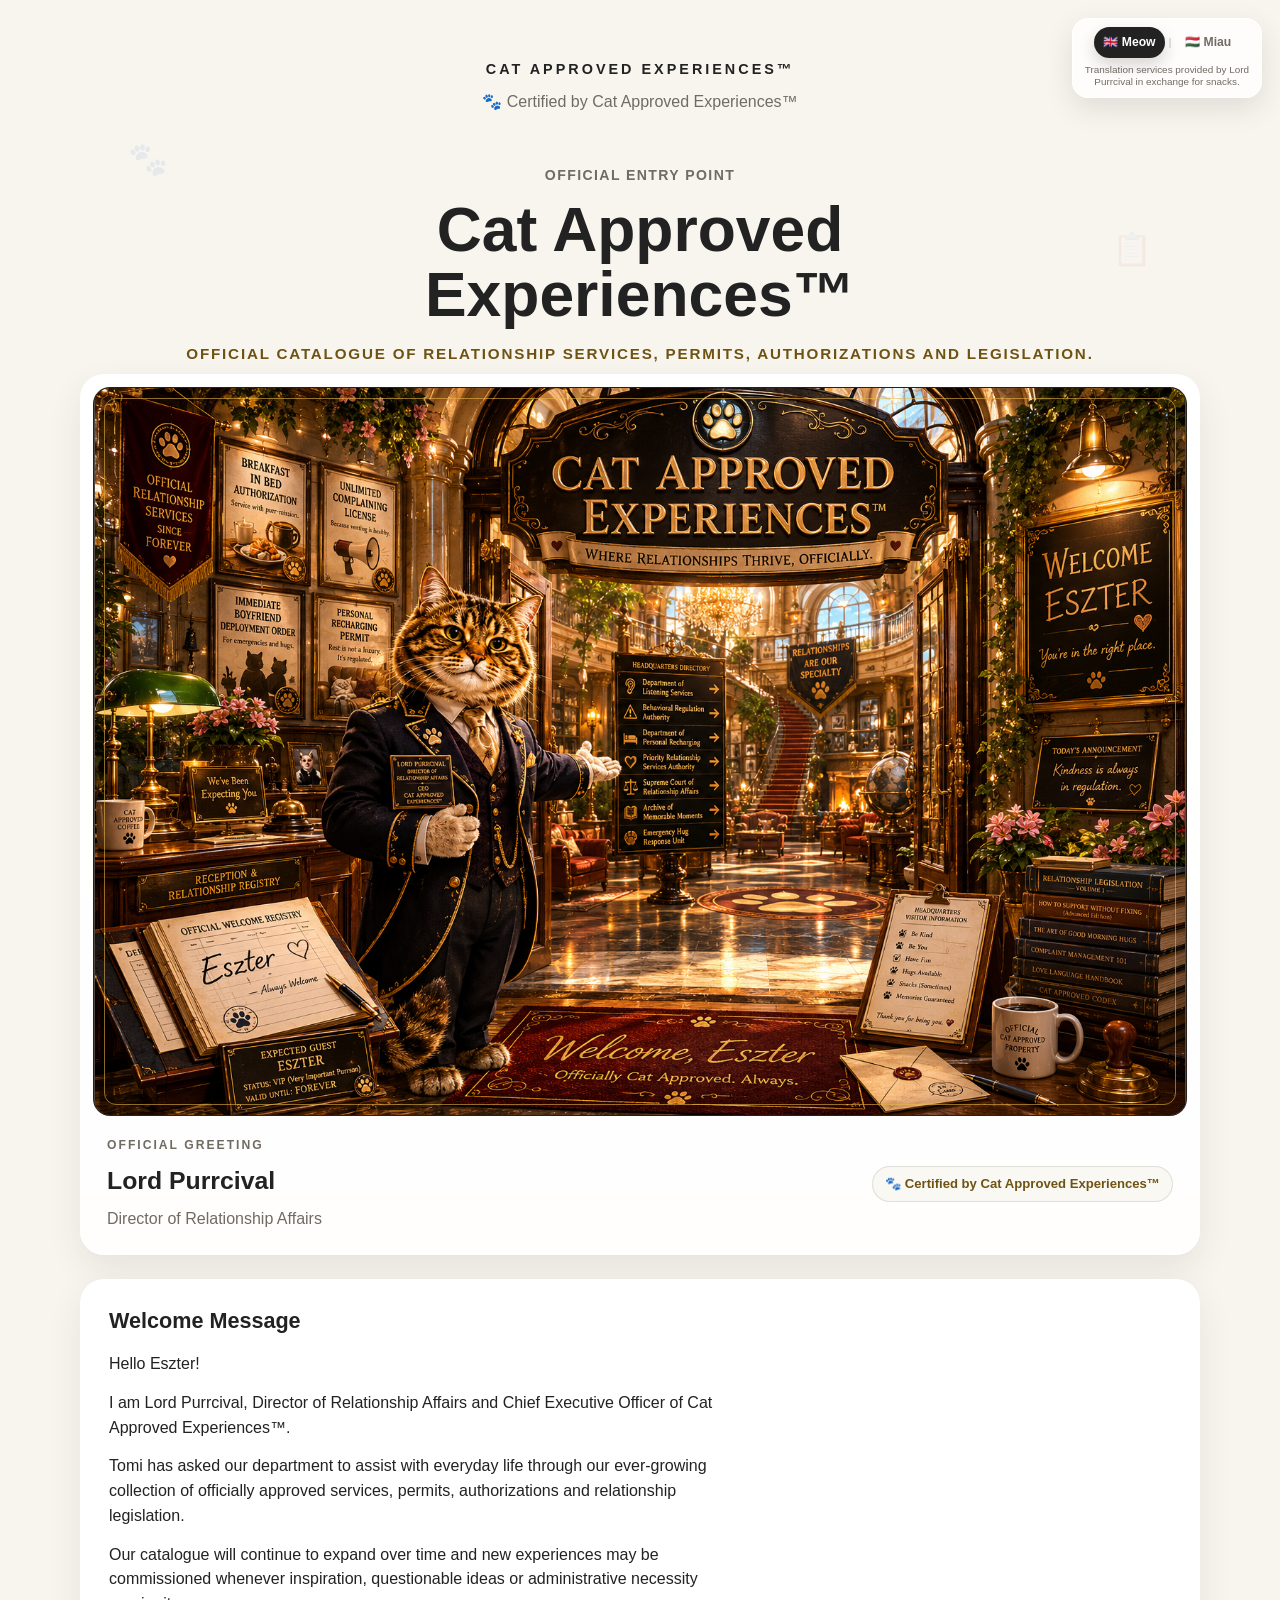
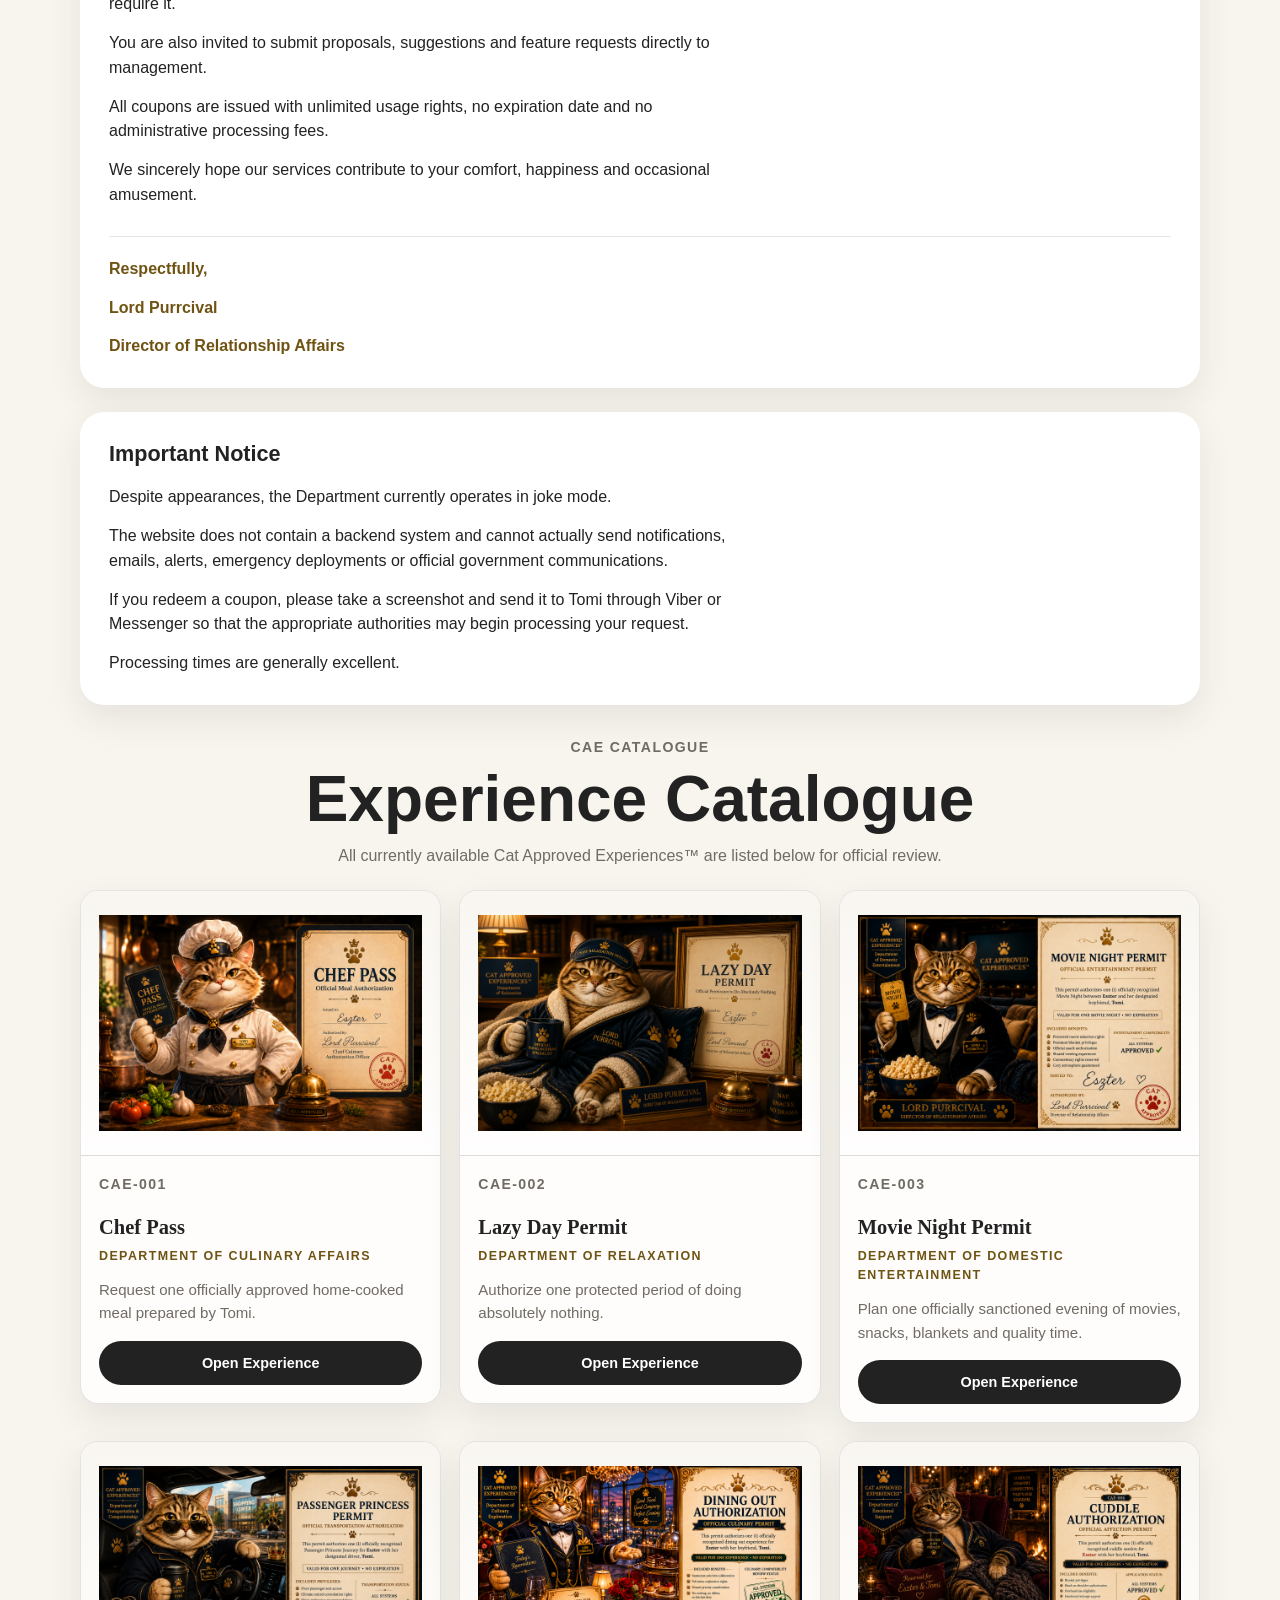
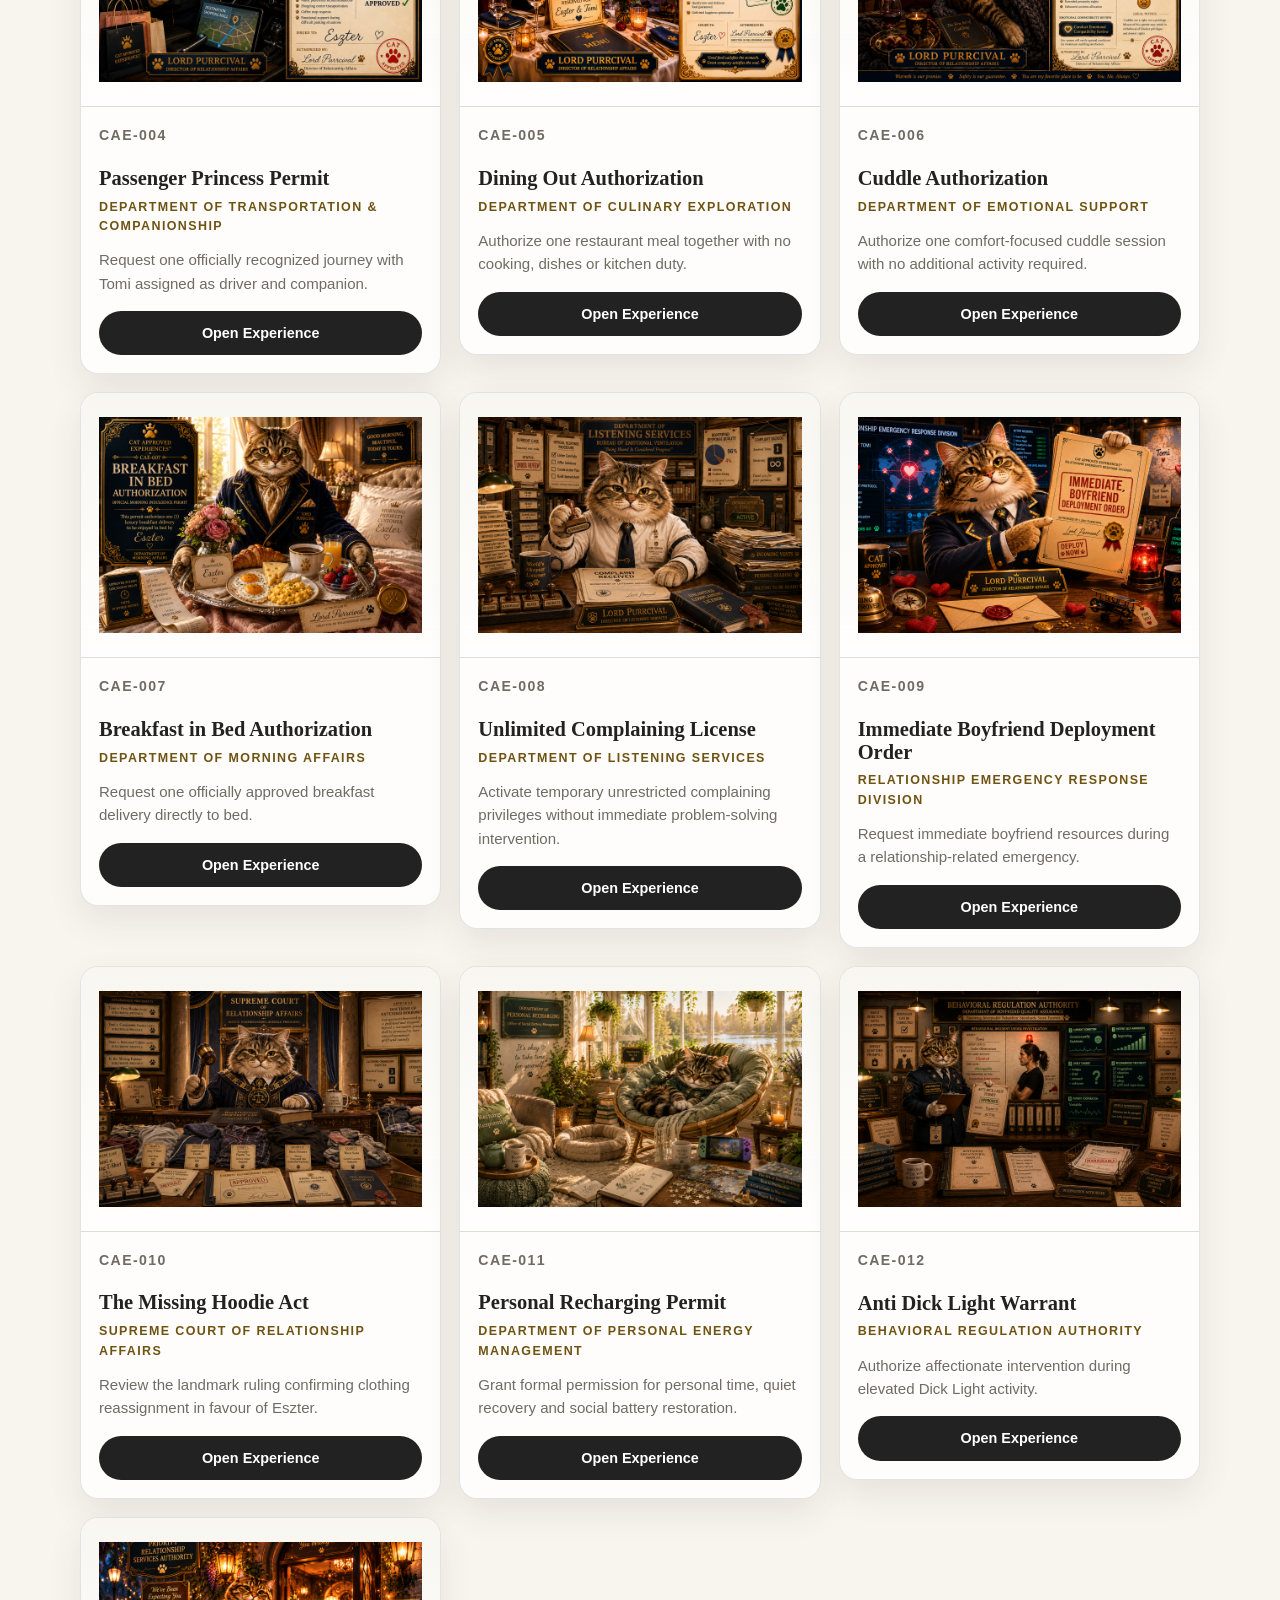
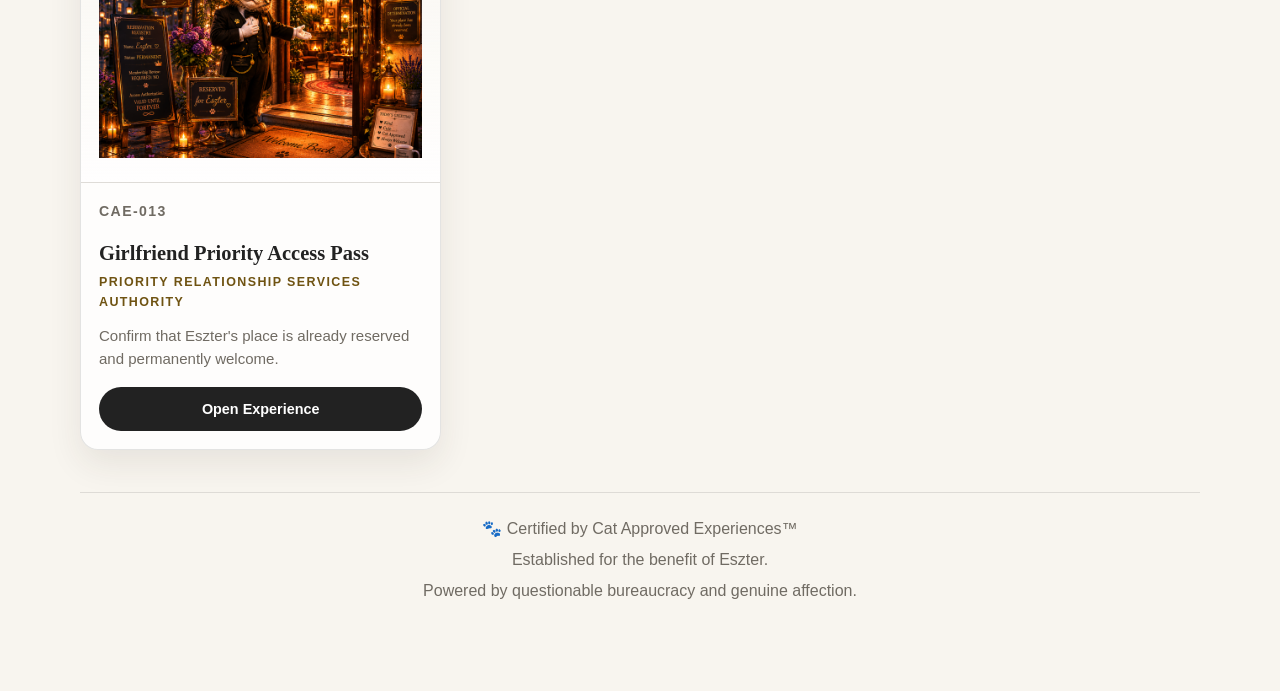
<file: index.html>
<!DOCTYPE html>
<html lang="en">
<head>
    <meta charset="UTF-8">
    <meta name="viewport" content="width=device-width, initial-scale=1.0">
    <title>Cat Approved Experiences™</title>

    <link rel="icon" href="shared/icons/favicon.svg" type="image/svg+xml">

    <link rel="stylesheet" href="shared/style.css">
</head>
<body data-coupon="mainIndex" data-coupon-id="CAE-HOME">

<div class="floating floating1">🐾</div>
<div class="floating floating2">📋</div>
<div class="floating floating3">⚖️</div>
<div class="floating floating4">💌</div>

<aside class="translator is-visible" aria-label="Cat Approved Experiences translation services" data-i18n-aria-label="translatorAriaLabel">
    <div class="language-switcher" role="group" aria-label="Language switcher" data-i18n-aria-label="languageSwitcherAriaLabel">
        <button class="lang active" type="button" data-lang="en" aria-pressed="true">
            <span aria-hidden="true">🇬🇧</span>
            <span>Meow</span>
        </button>

        <span class="language-divider" aria-hidden="true">|</span>

        <button class="lang" type="button" data-lang="hu" aria-pressed="false">
            <span aria-hidden="true">🇭🇺</span>
            <span>Miau</span>
        </button>
    </div>

    <div class="translator-note" data-i18n="translatorNote">
        Translation services provided by Lord Purrcival in exchange for snacks.
    </div>
</aside>

<main class="container catalogue-container">

    <header class="site-header">

        <div class="brand">

            <div class="brand-title">
                CAT APPROVED EXPERIENCES™
            </div>

            <div class="certification" data-i18n="certification">
                🐾 Certified by Cat Approved Experiences™
            </div>

        </div>

    </header>

    <section class="hero index-hero" aria-labelledby="index-title">

        <div class="coupon-id">
            OFFICIAL ENTRY POINT
        </div>

        <h1 id="index-title" data-i18n="title">
            Cat Approved Experiences™
        </h1>

        <p class="approval-statement" data-i18n="subtitle">
            Official catalogue of relationship services, permits, authorizations and legislation.
        </p>

        <article class="approval-officer index-officer" aria-labelledby="index-officer-name">

            <div class="approval-officer-media coupon-artwork-frame">
                <img
                    class="approval-officer-portrait coupon-artwork"
                    src="shared/images/lord-purrcival/welcome.png"
                    alt="Lord Purrcival welcoming Eszter to Cat Approved Experiences"
                    data-i18n-alt="approvalOfficerPortraitAlt"
                    width="1536"
                    height="1024"
                >
            </div>

            <div class="approval-officer-details">

                <div class="approval-label" data-i18n="approvalOfficerLabel">
                    OFFICIAL GREETING
                </div>

                <h2 id="index-officer-name" class="approval-officer-name" data-i18n="approver">
                    Lord Purrcival
                </h2>

                <div class="approval-officer-title" data-i18n="directorTitle">
                    Director of Relationship Affairs
                </div>

                <div class="approval-officer-certification" data-i18n="certification">
                    🐾 Certified by Cat Approved Experiences™
                </div>

            </div>

        </article>

    </section>

    <section class="card welcome-letter" aria-labelledby="welcome-title">

        <h2 id="welcome-title" data-i18n="welcomeTitle">
            Welcome Message
        </h2>

        <p data-i18n="welcomeGreeting">Hello Eszter!</p>
        <p data-i18n="welcomeLine1">I am Lord Purrcival, Director of Relationship Affairs and Chief Executive Officer of Cat Approved Experiences™.</p>
        <p data-i18n="welcomeLine2">Tomi has asked our department to assist with everyday life through our ever-growing collection of officially approved services, permits, authorizations and relationship legislation.</p>
        <p data-i18n="welcomeLine3">Our catalogue will continue to expand over time and new experiences may be commissioned whenever inspiration, questionable ideas or administrative necessity require it.</p>
        <p data-i18n="welcomeLine4">You are also invited to submit proposals, suggestions and feature requests directly to management.</p>
        <p data-i18n="welcomeLine5">All coupons are issued with unlimited usage rights, no expiration date and no administrative processing fees.</p>
        <p data-i18n="welcomeLine6">We sincerely hope our services contribute to your comfort, happiness and occasional amusement.</p>

        <div class="letter-signature">
            <p data-i18n="respectfully">Respectfully,</p>
            <p data-i18n="signatureName">Lord Purrcival</p>
            <p data-i18n="signatureTitle">Director of Relationship Affairs</p>
        </div>

    </section>

    <section class="card notice-card" aria-labelledby="notice-title">

        <h2 id="notice-title" data-i18n="noticeTitle">
            Important Notice
        </h2>

        <p data-i18n="noticeLine1">Despite appearances, the Department currently operates in joke mode.</p>
        <p data-i18n="noticeLine2">The website does not contain a backend system and cannot actually send notifications, emails, alerts, emergency deployments or official government communications.</p>
        <p data-i18n="noticeLine3">If you redeem a coupon, please take a screenshot and send it to Tomi through Viber or Messenger so that the appropriate authorities may begin processing your request.</p>
        <p data-i18n="noticeLine4">Processing times are generally excellent.</p>

    </section>

    <section id="catalogue" class="catalogue-section" aria-labelledby="catalogue-title">

        <div class="catalogue-heading">
            <div class="coupon-id">
                CAE CATALOGUE
            </div>

            <h2 id="catalogue-title" data-i18n="catalogueTitle">
                Experience Catalogue
            </h2>

            <p data-i18n="catalogueIntro">
                All currently available Cat Approved Experiences™ are listed below for official review.
            </p>
        </div>

        <div class="catalogue-grid">

            <article class="catalogue-card">
                <div class="catalogue-card-inner">
                    <div class="catalogue-card-face catalogue-card-front">
                <div class="catalogue-card-image-frame">

                    <img class="catalogue-card-image" src="shared/images/lord-purrcival/chef-pass.png" alt="" width="768" height="512">

                </div>
                <div class="catalogue-card-body">
                    <div class="coupon-id">CAE-001</div>
                    <h3 data-i18n="coupon001Title">Chef Pass</h3>
                    <p class="catalogue-department" data-i18n="coupon001Department">Department of Culinary Affairs</p>
                    <p data-i18n="coupon001Description">Request one officially approved home-cooked meal prepared by Tomi.</p>
                    <a class="catalogue-button" data-catalogue-link href="chef-pass/?lang=en" data-language-link="chef-pass/" data-i18n="catalogueOpen">Open Experience</a>
                </div>
                    </div>

                    <div class="catalogue-card-face catalogue-card-back" aria-live="polite">
                        <div class="catalogue-processing-seal" aria-hidden="true">🐾</div>
                        <div class="catalogue-processing-label" data-i18n="catalogueProcessingLabel">PROCESSING REQUEST</div>
                        <p class="catalogue-processing-message" data-catalogue-processing-message>Retrieving authorized paperwork...</p>
                        <p class="catalogue-processing-support" data-i18n="catalogueProcessingSupport">Forwarding to the appropriate department.</p>
                    </div>
                </div>
            </article>

            <article class="catalogue-card">
                <div class="catalogue-card-inner">
                    <div class="catalogue-card-face catalogue-card-front">
                <div class="catalogue-card-image-frame">

                    <img class="catalogue-card-image" src="shared/images/lord-purrcival/lazy-day.png" alt="" width="768" height="512">

                </div>
                <div class="catalogue-card-body">
                    <div class="coupon-id">CAE-002</div>
                    <h3 data-i18n="coupon002Title">Lazy Day Permit</h3>
                    <p class="catalogue-department" data-i18n="coupon002Department">Department of Relaxation</p>
                    <p data-i18n="coupon002Description">Authorize one protected period of doing absolutely nothing.</p>
                    <a class="catalogue-button" data-catalogue-link href="lazy-day/?lang=en" data-language-link="lazy-day/" data-i18n="catalogueOpen">Open Experience</a>
                </div>
                    </div>

                    <div class="catalogue-card-face catalogue-card-back" aria-live="polite">
                        <div class="catalogue-processing-seal" aria-hidden="true">🐾</div>
                        <div class="catalogue-processing-label" data-i18n="catalogueProcessingLabel">PROCESSING REQUEST</div>
                        <p class="catalogue-processing-message" data-catalogue-processing-message>Retrieving authorized paperwork...</p>
                        <p class="catalogue-processing-support" data-i18n="catalogueProcessingSupport">Forwarding to the appropriate department.</p>
                    </div>
                </div>
            </article>

            <article class="catalogue-card">
                <div class="catalogue-card-inner">
                    <div class="catalogue-card-face catalogue-card-front">
                <div class="catalogue-card-image-frame">

                    <img class="catalogue-card-image" src="shared/images/lord-purrcival/movie-night.png" alt="" width="768" height="512">

                </div>
                <div class="catalogue-card-body">
                    <div class="coupon-id">CAE-003</div>
                    <h3 data-i18n="coupon003Title">Movie Night Permit</h3>
                    <p class="catalogue-department" data-i18n="coupon003Department">Department of Domestic Entertainment</p>
                    <p data-i18n="coupon003Description">Plan one officially sanctioned evening of movies, snacks, blankets and quality time.</p>
                    <a class="catalogue-button" data-catalogue-link href="movie-night/?lang=en" data-language-link="movie-night/" data-i18n="catalogueOpen">Open Experience</a>
                </div>
                    </div>

                    <div class="catalogue-card-face catalogue-card-back" aria-live="polite">
                        <div class="catalogue-processing-seal" aria-hidden="true">🐾</div>
                        <div class="catalogue-processing-label" data-i18n="catalogueProcessingLabel">PROCESSING REQUEST</div>
                        <p class="catalogue-processing-message" data-catalogue-processing-message>Retrieving authorized paperwork...</p>
                        <p class="catalogue-processing-support" data-i18n="catalogueProcessingSupport">Forwarding to the appropriate department.</p>
                    </div>
                </div>
            </article>

            <article class="catalogue-card">
                <div class="catalogue-card-inner">
                    <div class="catalogue-card-face catalogue-card-front">
                <div class="catalogue-card-image-frame">

                    <img class="catalogue-card-image" src="shared/images/lord-purrcival/passenger-permit.png" alt="" width="768" height="512">

                </div>
                <div class="catalogue-card-body">
                    <div class="coupon-id">CAE-004</div>
                    <h3 data-i18n="coupon004Title">Passenger Princess Permit</h3>
                    <p class="catalogue-department" data-i18n="coupon004Department">Department of Transportation & Companionship</p>
                    <p data-i18n="coupon004Description">Request one officially recognized journey with Tomi assigned as driver and companion.</p>
                    <a class="catalogue-button" data-catalogue-link href="passenger-princess/?lang=en" data-language-link="passenger-princess/" data-i18n="catalogueOpen">Open Experience</a>
                </div>
                    </div>

                    <div class="catalogue-card-face catalogue-card-back" aria-live="polite">
                        <div class="catalogue-processing-seal" aria-hidden="true">🐾</div>
                        <div class="catalogue-processing-label" data-i18n="catalogueProcessingLabel">PROCESSING REQUEST</div>
                        <p class="catalogue-processing-message" data-catalogue-processing-message>Retrieving authorized paperwork...</p>
                        <p class="catalogue-processing-support" data-i18n="catalogueProcessingSupport">Forwarding to the appropriate department.</p>
                    </div>
                </div>
            </article>

            <article class="catalogue-card">
                <div class="catalogue-card-inner">
                    <div class="catalogue-card-face catalogue-card-front">
                <div class="catalogue-card-image-frame">

                    <img class="catalogue-card-image" src="shared/images/lord-purrcival/dinning-out.png" alt="" width="768" height="512">

                </div>
                <div class="catalogue-card-body">
                    <div class="coupon-id">CAE-005</div>
                    <h3 data-i18n="coupon005Title">Dining Out Authorization</h3>
                    <p class="catalogue-department" data-i18n="coupon005Department">Department of Culinary Exploration</p>
                    <p data-i18n="coupon005Description">Authorize one restaurant meal together with no cooking, dishes or kitchen duty.</p>
                    <a class="catalogue-button" data-catalogue-link href="dining-out/?lang=en" data-language-link="dining-out/" data-i18n="catalogueOpen">Open Experience</a>
                </div>
                    </div>

                    <div class="catalogue-card-face catalogue-card-back" aria-live="polite">
                        <div class="catalogue-processing-seal" aria-hidden="true">🐾</div>
                        <div class="catalogue-processing-label" data-i18n="catalogueProcessingLabel">PROCESSING REQUEST</div>
                        <p class="catalogue-processing-message" data-catalogue-processing-message>Retrieving authorized paperwork...</p>
                        <p class="catalogue-processing-support" data-i18n="catalogueProcessingSupport">Forwarding to the appropriate department.</p>
                    </div>
                </div>
            </article>

            <article class="catalogue-card">
                <div class="catalogue-card-inner">
                    <div class="catalogue-card-face catalogue-card-front">
                <div class="catalogue-card-image-frame">

                    <img class="catalogue-card-image" src="shared/images/lord-purrcival/cuddle-authorization.png" alt="" width="768" height="512">

                </div>
                <div class="catalogue-card-body">
                    <div class="coupon-id">CAE-006</div>
                    <h3 data-i18n="coupon006Title">Cuddle Authorization</h3>
                    <p class="catalogue-department" data-i18n="coupon006Department">Department of Emotional Support</p>
                    <p data-i18n="coupon006Description">Authorize one comfort-focused cuddle session with no additional activity required.</p>
                    <a class="catalogue-button" data-catalogue-link href="cuddle-authorization/?lang=en" data-language-link="cuddle-authorization/" data-i18n="catalogueOpen">Open Experience</a>
                </div>
                    </div>

                    <div class="catalogue-card-face catalogue-card-back" aria-live="polite">
                        <div class="catalogue-processing-seal" aria-hidden="true">🐾</div>
                        <div class="catalogue-processing-label" data-i18n="catalogueProcessingLabel">PROCESSING REQUEST</div>
                        <p class="catalogue-processing-message" data-catalogue-processing-message>Retrieving authorized paperwork...</p>
                        <p class="catalogue-processing-support" data-i18n="catalogueProcessingSupport">Forwarding to the appropriate department.</p>
                    </div>
                </div>
            </article>

            <article class="catalogue-card">
                <div class="catalogue-card-inner">
                    <div class="catalogue-card-face catalogue-card-front">
                <div class="catalogue-card-image-frame">

                    <img class="catalogue-card-image" src="shared/images/lord-purrcival/breakfast-in-bed.png" alt="" width="768" height="512">

                </div>
                <div class="catalogue-card-body">
                    <div class="coupon-id">CAE-007</div>
                    <h3 data-i18n="coupon007Title">Breakfast in Bed Authorization</h3>
                    <p class="catalogue-department" data-i18n="coupon007Department">Department of Morning Affairs</p>
                    <p data-i18n="coupon007Description">Request one officially approved breakfast delivery directly to bed.</p>
                    <a class="catalogue-button" data-catalogue-link href="breakfast-in-bed/?lang=en" data-language-link="breakfast-in-bed/" data-i18n="catalogueOpen">Open Experience</a>
                </div>
                    </div>

                    <div class="catalogue-card-face catalogue-card-back" aria-live="polite">
                        <div class="catalogue-processing-seal" aria-hidden="true">🐾</div>
                        <div class="catalogue-processing-label" data-i18n="catalogueProcessingLabel">PROCESSING REQUEST</div>
                        <p class="catalogue-processing-message" data-catalogue-processing-message>Retrieving authorized paperwork...</p>
                        <p class="catalogue-processing-support" data-i18n="catalogueProcessingSupport">Forwarding to the appropriate department.</p>
                    </div>
                </div>
            </article>

            <article class="catalogue-card">
                <div class="catalogue-card-inner">
                    <div class="catalogue-card-face catalogue-card-front">
                <div class="catalogue-card-image-frame">

                    <img class="catalogue-card-image" src="shared/images/lord-purrcival/unlimited-complaining.png" alt="" width="768" height="512">

                </div>
                <div class="catalogue-card-body">
                    <div class="coupon-id">CAE-008</div>
                    <h3 data-i18n="coupon008Title">Unlimited Complaining License</h3>
                    <p class="catalogue-department" data-i18n="coupon008Department">Department of Listening Services</p>
                    <p data-i18n="coupon008Description">Activate temporary unrestricted complaining privileges without immediate problem-solving intervention.</p>
                    <a class="catalogue-button" data-catalogue-link href="unlimited-complaining/?lang=en" data-language-link="unlimited-complaining/" data-i18n="catalogueOpen">Open Experience</a>
                </div>
                    </div>

                    <div class="catalogue-card-face catalogue-card-back" aria-live="polite">
                        <div class="catalogue-processing-seal" aria-hidden="true">🐾</div>
                        <div class="catalogue-processing-label" data-i18n="catalogueProcessingLabel">PROCESSING REQUEST</div>
                        <p class="catalogue-processing-message" data-catalogue-processing-message>Retrieving authorized paperwork...</p>
                        <p class="catalogue-processing-support" data-i18n="catalogueProcessingSupport">Forwarding to the appropriate department.</p>
                    </div>
                </div>
            </article>

            <article class="catalogue-card">
                <div class="catalogue-card-inner">
                    <div class="catalogue-card-face catalogue-card-front">
                <div class="catalogue-card-image-frame">

                    <img class="catalogue-card-image" src="shared/images/lord-purrcival/boyfriend-deployment.png" alt="" width="768" height="512">

                </div>
                <div class="catalogue-card-body">
                    <div class="coupon-id">CAE-009</div>
                    <h3 data-i18n="coupon009Title">Immediate Boyfriend Deployment Order</h3>
                    <p class="catalogue-department" data-i18n="coupon009Department">Relationship Emergency Response Division</p>
                    <p data-i18n="coupon009Description">Request immediate boyfriend resources during a relationship-related emergency.</p>
                    <a class="catalogue-button" data-catalogue-link href="immediate-boyfriend-deployment/?lang=en" data-language-link="immediate-boyfriend-deployment/" data-i18n="catalogueOpen">Open Experience</a>
                </div>
                    </div>

                    <div class="catalogue-card-face catalogue-card-back" aria-live="polite">
                        <div class="catalogue-processing-seal" aria-hidden="true">🐾</div>
                        <div class="catalogue-processing-label" data-i18n="catalogueProcessingLabel">PROCESSING REQUEST</div>
                        <p class="catalogue-processing-message" data-catalogue-processing-message>Retrieving authorized paperwork...</p>
                        <p class="catalogue-processing-support" data-i18n="catalogueProcessingSupport">Forwarding to the appropriate department.</p>
                    </div>
                </div>
            </article>

            <article class="catalogue-card">
                <div class="catalogue-card-inner">
                    <div class="catalogue-card-face catalogue-card-front">
                <div class="catalogue-card-image-frame">

                    <img class="catalogue-card-image" src="shared/images/lord-purrcival/missing-hoodie-act.png" alt="" width="768" height="512">

                </div>
                <div class="catalogue-card-body">
                    <div class="coupon-id">CAE-010</div>
                    <h3 data-i18n="coupon010Title">The Missing Hoodie Act</h3>
                    <p class="catalogue-department" data-i18n="coupon010Department">Supreme Court of Relationship Affairs</p>
                    <p data-i18n="coupon010Description">Review the landmark ruling confirming clothing reassignment in favour of Eszter.</p>
                    <a class="catalogue-button" data-catalogue-link href="missing-hoodie-act/?lang=en" data-language-link="missing-hoodie-act/" data-i18n="catalogueOpen">Open Experience</a>
                </div>
                    </div>

                    <div class="catalogue-card-face catalogue-card-back" aria-live="polite">
                        <div class="catalogue-processing-seal" aria-hidden="true">🐾</div>
                        <div class="catalogue-processing-label" data-i18n="catalogueProcessingLabel">PROCESSING REQUEST</div>
                        <p class="catalogue-processing-message" data-catalogue-processing-message>Retrieving authorized paperwork...</p>
                        <p class="catalogue-processing-support" data-i18n="catalogueProcessingSupport">Forwarding to the appropriate department.</p>
                    </div>
                </div>
            </article>

            <article class="catalogue-card">
                <div class="catalogue-card-inner">
                    <div class="catalogue-card-face catalogue-card-front">
                <div class="catalogue-card-image-frame">

                    <img class="catalogue-card-image" src="shared/images/lord-purrcival/personal-recharge-permit.png" alt="" width="768" height="512">

                </div>
                <div class="catalogue-card-body">
                    <div class="coupon-id">CAE-011</div>
                    <h3 data-i18n="coupon011Title">Personal Recharging Permit</h3>
                    <p class="catalogue-department" data-i18n="coupon011Department">Department of Personal Energy Management</p>
                    <p data-i18n="coupon011Description">Grant formal permission for personal time, quiet recovery and social battery restoration.</p>
                    <a class="catalogue-button" data-catalogue-link href="personal-recharging-permit/?lang=en" data-language-link="personal-recharging-permit/" data-i18n="catalogueOpen">Open Experience</a>
                </div>
                    </div>

                    <div class="catalogue-card-face catalogue-card-back" aria-live="polite">
                        <div class="catalogue-processing-seal" aria-hidden="true">🐾</div>
                        <div class="catalogue-processing-label" data-i18n="catalogueProcessingLabel">PROCESSING REQUEST</div>
                        <p class="catalogue-processing-message" data-catalogue-processing-message>Retrieving authorized paperwork...</p>
                        <p class="catalogue-processing-support" data-i18n="catalogueProcessingSupport">Forwarding to the appropriate department.</p>
                    </div>
                </div>
            </article>

            <article class="catalogue-card">
                <div class="catalogue-card-inner">
                    <div class="catalogue-card-face catalogue-card-front">
                <div class="catalogue-card-image-frame">

                    <img class="catalogue-card-image" src="shared/images/lord-purrcival/anti-dick-light-warrant.png" alt="" width="768" height="512">

                </div>
                <div class="catalogue-card-body">
                    <div class="coupon-id">CAE-012</div>
                    <h3 data-i18n="coupon012Title">Anti Dick Light Warrant</h3>
                    <p class="catalogue-department" data-i18n="coupon012Department">Behavioral Regulation Authority</p>
                    <p data-i18n="coupon012Description">Authorize affectionate intervention during elevated Dick Light activity.</p>
                    <a class="catalogue-button" data-catalogue-link href="anti-dick-light-warrant/?lang=en" data-language-link="anti-dick-light-warrant/" data-i18n="catalogueOpen">Open Experience</a>
                </div>
                    </div>

                    <div class="catalogue-card-face catalogue-card-back" aria-live="polite">
                        <div class="catalogue-processing-seal" aria-hidden="true">🐾</div>
                        <div class="catalogue-processing-label" data-i18n="catalogueProcessingLabel">PROCESSING REQUEST</div>
                        <p class="catalogue-processing-message" data-catalogue-processing-message>Retrieving authorized paperwork...</p>
                        <p class="catalogue-processing-support" data-i18n="catalogueProcessingSupport">Forwarding to the appropriate department.</p>
                    </div>
                </div>
            </article>

            <article class="catalogue-card">
                <div class="catalogue-card-inner">
                    <div class="catalogue-card-face catalogue-card-front">
                <div class="catalogue-card-image-frame">

                    <img class="catalogue-card-image" src="shared/images/lord-purrcival/girlfriend-priority-access-pass.png" alt="" width="768" height="512">

                </div>
                <div class="catalogue-card-body">
                    <div class="coupon-id">CAE-013</div>
                    <h3 data-i18n="coupon013Title">Girlfriend Priority Access Pass</h3>
                    <p class="catalogue-department" data-i18n="coupon013Department">Priority Relationship Services Authority</p>
                    <p data-i18n="coupon013Description">Confirm that Eszter's place is already reserved and permanently welcome.</p>
                    <a class="catalogue-button" data-catalogue-link href="girlfriend-priority-access-pass/?lang=en" data-language-link="girlfriend-priority-access-pass/" data-i18n="catalogueOpen">Open Experience</a>
                </div>
                    </div>

                    <div class="catalogue-card-face catalogue-card-back" aria-live="polite">
                        <div class="catalogue-processing-seal" aria-hidden="true">🐾</div>
                        <div class="catalogue-processing-label" data-i18n="catalogueProcessingLabel">PROCESSING REQUEST</div>
                        <p class="catalogue-processing-message" data-catalogue-processing-message>Retrieving authorized paperwork...</p>
                        <p class="catalogue-processing-support" data-i18n="catalogueProcessingSupport">Forwarding to the appropriate department.</p>
                    </div>
                </div>
            </article>

        </div>

    </section>

    <footer class="site-footer">
        <p data-i18n="footerCertification">🐾 Certified by Cat Approved Experiences™</p>
        <p data-i18n="footerBenefit">Established for the benefit of Eszter.</p>
        <p data-i18n="footerPowered">Powered by questionable bureaucracy and genuine affection.</p>
    </footer>

</main>

<script src="shared/translations.js"></script>
<script src="shared/app.js"></script>

</body>
</html>
</file>
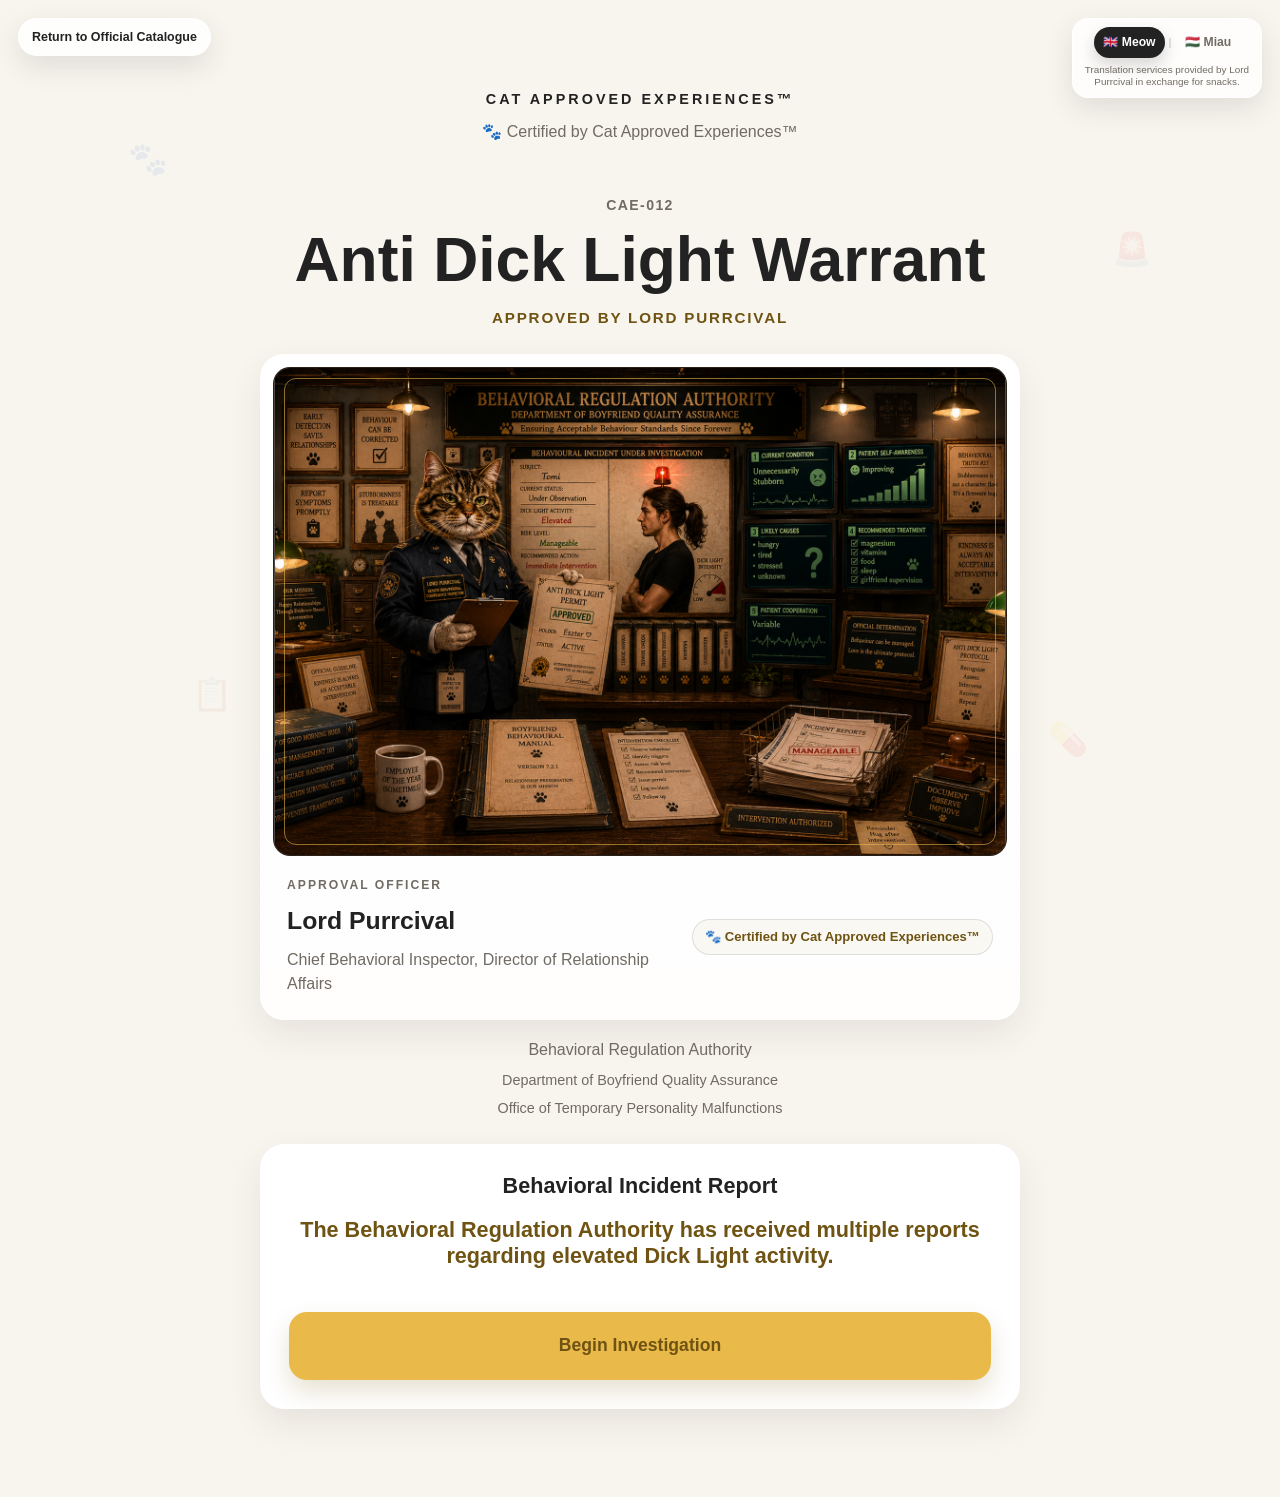
<file: anti-dick-light-warrant/index.html>
<!DOCTYPE html>
<html lang="en">
<head>
    <meta charset="UTF-8">
    <meta name="viewport" content="width=device-width, initial-scale=1.0">
    <title>Anti Dick Light Warrant | Cat Approved Experiences™</title>

    <link rel="icon" href="../shared/icons/favicon.svg" type="image/svg+xml">

    <link rel="stylesheet" href="../shared/style.css">
</head>
<body data-coupon="antiDickLight" data-coupon-id="CAE-012">

<div class="floating floating1">🐾</div>
<div class="floating floating2">🚨</div>
<div class="floating floating3">📋</div>
<div class="floating floating4">💊</div>

<aside class="translator is-visible" aria-label="Cat Approved Experiences translation services" data-i18n-aria-label="translatorAriaLabel">
    <div class="language-switcher" role="group" aria-label="Language switcher" data-i18n-aria-label="languageSwitcherAriaLabel">
        <button class="lang active" type="button" data-lang="en" aria-pressed="true">
            <span aria-hidden="true">🇬🇧</span>
            <span>Meow</span>
        </button>

        <span class="language-divider" aria-hidden="true">|</span>

        <button class="lang" type="button" data-lang="hu" aria-pressed="false">
            <span aria-hidden="true">🇭🇺</span>
            <span>Miau</span>
        </button>
    </div>

    <div class="translator-note" data-i18n="translatorNote">
        Translation services provided by Lord Purrcival in exchange for snacks.
    </div>
</aside>

<main class="container">

    <header class="site-header">

        <div class="brand">

            <div class="brand-title">
                CAT APPROVED EXPERIENCES™
            </div>

            <div class="certification" data-i18n="certification">
                🐾 Certified by Cat Approved Experiences™
            </div>

        </div>

    </header>

    <section class="hero permit-hero court-hero" aria-labelledby="coupon-title">

        <div class="coupon-id">
            CAE-012
        </div>

        <h1 id="coupon-title" data-i18n="title">
            Anti Dick Light Warrant
        </h1>

        <p class="approval-statement" data-i18n="approvedByLord">
            Approved by Lord Purrcival
        </p>

        <article class="approval-officer" aria-labelledby="approval-officer-name">

            <div class="approval-officer-media coupon-artwork-frame">
                <img
                    class="approval-officer-portrait coupon-artwork"
                    src="../shared/images/lord-purrcival/anti-dick-light-warrant.png"
                    alt="Lord Purrcival approving the Anti Dick Light Warrant"
                    data-i18n-alt="approvalOfficerPortraitAlt"
                    width="1536"
                    height="1024"
                >
            </div>

            <div class="approval-officer-details">

                <div class="approval-label" data-i18n="approvalOfficerLabel">
                    APPROVAL OFFICER
                </div>

                <h2 id="approval-officer-name" class="approval-officer-name" data-i18n="approver">
                    Lord Purrcival
                </h2>

                <div class="approval-officer-title" data-i18n="directorTitle">
                    Chief Behavioral Inspector, Director of Relationship Affairs
                </div>

                <div class="approval-officer-certification" data-i18n="certification">
                    🐾 Certified by Cat Approved Experiences™
                </div>

            </div>

        </article>

        <div class="department" data-i18n="department">
            Behavioral Regulation Authority
        </div>

        <div class="department division" data-i18n="division">
            Department of Boyfriend Quality Assurance
        </div>

        <div class="department division" data-i18n="office">
            Office of Temporary Personality Malfunctions
        </div>

    </section>

    <section class="card court-intro" aria-labelledby="incident-title">

        <h2 id="incident-title" data-i18n="incidentTitle">
            Behavioral Incident Report
        </h2>

        <p class="court-question" data-i18n="incidentMessage">
            The Behavioral Regulation Authority has received multiple reports regarding elevated Dick Light activity.
        </p>

        <button
            class="redeem-button"
            type="button"
            data-legislation-start
            data-i18n="beginInvestigation"
            aria-busy="false"
        >
            Begin Investigation
        </button>

    </section>

    <section class="request-transition court-transition" data-court-transition aria-live="polite" hidden>

        <div class="request-transition-panel">

            <div class="request-transition-stamp" aria-hidden="true">
                🚨
            </div>

            <div class="request-eyebrow" data-i18n="investigationTransitionTitle">
                Opening Behavioral Investigation
            </div>

            <div class="transition-messages" data-court-transition-messages></div>

        </div>

    </section>

    <div class="court-stages" data-court-stages hidden>

        <section class="card" aria-labelledby="assessment-title">

            <h2 id="assessment-title" data-i18n="assessmentTitle">
                Behavioral Assessment
            </h2>

            <ul class="credential-checks intervention-checks">

                <li data-i18n="symptomStubbornness">☑ Unnecessary stubbornness</li>
                <li data-i18n="symptomCertainty">☑ Excessive certainty</li>
                <li data-i18n="symptomGrumpiness">☑ Unexplained grumpiness</li>
                <li data-i18n="symptomSighing">☑ Dramatic sighing</li>
                <li data-i18n="symptomFacts">☑ Refusal to admit obvious facts</li>
                <li data-i18n="symptomMalfunction">☑ General boyfriend malfunction</li>

            </ul>

            <p class="court-finding" data-i18n="patternIdentified">
                A concerning pattern has been identified.
            </p>

        </section>

        <section class="card" aria-labelledby="root-cause-title">

            <h2 id="root-cause-title" data-i18n="rootCauseTitle">
                Root Cause Analysis
            </h2>

            <div class="doctrine-grid">

                <article class="doctrine-card">
                    <h3 data-i18n="likelyCausesTitle">Likely Causes</h3>
                    <ul class="diagnostic-list">
                        <li data-i18n="causeHunger">Hunger</li>
                        <li data-i18n="causeFatigue">Fatigue</li>
                        <li data-i18n="causeStress">Stress</li>
                        <li data-i18n="causeMagnesium">Low magnesium</li>
                        <li data-i18n="causeVitamins">Low vitamin levels</li>
                        <li data-i18n="causeAnomaly">Unknown boyfriend anomaly</li>
                    </ul>
                </article>

                <article class="doctrine-card">
                    <h3 data-i18n="monitoringTitle">Monitoring Status</h3>
                    <p data-i18n="monitoringStatus">
                        Further monitoring recommended.
                    </p>
                </article>

                <article class="doctrine-card">
                    <h3 data-i18n="qualityOfficeTitle">Quality Office Note</h3>
                    <p data-i18n="qualityOfficeText">
                        Temporary personality malfunctions should be addressed before symptoms worsen.
                    </p>
                </article>

            </div>

        </section>

        <section class="card certificate-card" aria-labelledby="authorization-title">

            <h2 id="authorization-title" data-i18n="authorizationTitle">
                Intervention Authorization
            </h2>

            <div class="status approved wellness-status" data-i18n="approved">
                APPROVED
            </div>

            <p data-i18n="authorizationMessage">
                The holder is hereby authorized to apply corrective measures.
            </p>

        </section>

        <section class="card" aria-labelledby="interventions-title">

            <h2 id="interventions-title" data-i18n="interventionsTitle">
                Authorized Interventions
            </h2>

            <ul class="approved-activities intervention-list">

                <li data-i18n="interventionLight">☑ Inform him that the light is active</li>
                <li data-i18n="interventionDifficult">☑ Tell him he is being difficult</li>
                <li data-i18n="interventionCalm">☑ Tell him to calm down</li>
                <li data-i18n="interventionStubborn">☑ Tell him to stop being stubborn</li>
                <li data-i18n="interventionRecalibration">☑ Request immediate recalibration</li>
                <li data-i18n="interventionIgnore">☑ Temporarily ignore him</li>
                <li data-i18n="interventionCuddles">☑ Deploy emergency cuddles</li>
                <li data-i18n="interventionMagnesium">☑ Administer magnesium</li>
                <li data-i18n="interventionVitamins">☑ Administer vitamins</li>
                <li data-i18n="interventionFood">☑ Recommend food</li>
                <li data-i18n="interventionHydration">☑ Recommend hydration</li>
                <li data-i18n="interventionSleep">☑ Recommend sleep</li>
                <li data-i18n="interventionSupervision">☑ Apply girlfriend supervision</li>

            </ul>

        </section>

        <section class="card legal-authority-card" aria-labelledby="legal-title">

            <h2 id="legal-title" data-i18n="legalTitle">
                Legal Wording
            </h2>

            <p data-i18n="legalText1">
                The Behavioral Regulation Authority recognizes the existence of a recurring condition known as Elevated Dick Light Activity.
            </p>

            <p data-i18n="legalText2">
                The condition may manifest through stubbornness, grumpiness, unsolicited expertise, excessive confidence, or other temporary boyfriend malfunctions.
            </p>

            <p data-i18n="legalText3">
                The holder of this authorization is therefore granted intervention rights for the purpose of restoring acceptable operational behaviour.
            </p>

            <p data-i18n="legalText4">
                The Authority strongly recommends early treatment.
            </p>

        </section>

        <section class="card" aria-labelledby="diagnostics-title">

            <h2 id="diagnostics-title" data-i18n="diagnosticsTitle">
                Diagnostic Monitors
            </h2>

            <div class="credential-monitor-grid">

                <article
                    class="monitor-card diagnostic-trigger-card"
                    data-easter-trigger
                    data-easter-output="#advancedDiagnostics"
                >
                    <h3 data-i18n="dickLightStatusTitle">Dick Light Status</h3>
                    <dl>
                        <div>
                            <dt data-i18n="currentStateLabel">Current State</dt>
                            <dd data-i18n="currentStateValue">ACTIVE</dd>
                        </div>
                    </dl>
                </article>

                <article class="monitor-card">
                    <h3 data-i18n="estimatedCauseTitle">Estimated Cause</h3>
                    <dl>
                        <div>
                            <dt data-i18n="causeUnknownLabel">Current Estimate</dt>
                            <dd data-i18n="causeUnknownValue">Unknown</dd>
                        </div>
                        <div>
                            <dt data-i18n="preventableLabel">Preventability</dt>
                            <dd data-i18n="preventableValue">Likely Preventable</dd>
                        </div>
                    </dl>
                </article>

                <article
                    class="monitor-card diagnostic-trigger-card"
                    data-easter-trigger
                    data-easter-output="#medicalOpinion"
                >
                    <h3 data-i18n="recommendedTreatmentTitle">Recommended Treatment</h3>
                    <ul class="diagnostic-list">
                        <li data-i18n="treatmentMagnesium">Magnesium</li>
                        <li data-i18n="treatmentVitamins">Vitamins</li>
                        <li data-i18n="treatmentFood">Food</li>
                        <li data-i18n="treatmentSleep">Sleep</li>
                        <li data-i18n="treatmentSupervision">Girlfriend Supervision</li>
                    </ul>
                </article>

            </div>

            <div class="credential-monitor-grid diagnostic-secondary-grid">

                <article class="monitor-card">
                    <h3 data-i18n="successRateTitle">Historical Success Rate</h3>
                    <dl>
                        <div>
                            <dt data-i18n="interventionSuccessfulLabel">Intervention Successful</dt>
                            <dd data-i18n="interventionSuccessfulValue">87%</dd>
                        </div>
                        <div>
                            <dt data-i18n="patientCooperationLabel">Patient Cooperation</dt>
                            <dd data-i18n="patientCooperationValue">Questionable</dd>
                        </div>
                    </dl>
                </article>

                <article class="monitor-card">
                    <h3 data-i18n="governmentNoticeTitle">Government Notice</h3>
                    <p data-i18n="governmentNoticeText">
                        The holder is encouraged to act swiftly before symptoms worsen.
                    </p>
                </article>

            </div>

            <section
                id="advancedDiagnostics"
                class="court-notice diagnostic-notice"
                data-easter-output
                aria-live="polite"
                hidden
            >
                <div class="court-notice-title" data-i18n="advancedDiagnosticsTitle">
                    Advanced Diagnostics
                </div>

                <p data-i18n="advancedDiagnosticsText">
                    Root Cause: Still investigating.
                </p>
            </section>

            <section
                id="medicalOpinion"
                class="court-notice diagnostic-notice"
                data-easter-output
                aria-live="polite"
                hidden
            >
                <div class="court-notice-title" data-i18n="medicalOpinionTitle">
                    Independent Review Board Findings
                </div>

                <p data-i18n="medicalOpinionText">
                    Patient may simply be hungry.
                </p>
            </section>

        </section>

        <section class="card emotional-card" aria-labelledby="emotional-title">

            <h2 id="emotional-title" data-i18n="emotionalTitle">
                Final Emotional Message
            </h2>

            <p data-i18n="emotionalLine1">
                Sometimes I get grumpy.
            </p>

            <p data-i18n="emotionalLine2">
                Sometimes I get stubborn.
            </p>

            <p data-i18n="emotionalLine3">
                Sometimes I become harder to deal with than I should be.
            </p>

            <p data-i18n="emotionalLine4">
                You never have to pretend otherwise.
            </p>

            <p data-i18n="emotionalLine5">
                Thank you for loving me anyway.
            </p>

            <p class="secondary-emotional-line" data-i18n="secondaryLine">
                Official intervention rights permanently granted.
            </p>

        </section>

    </div>

</main>

<script src="../shared/translations.js"></script>
<script src="../shared/app.js"></script>

</body>
</html>
</file>
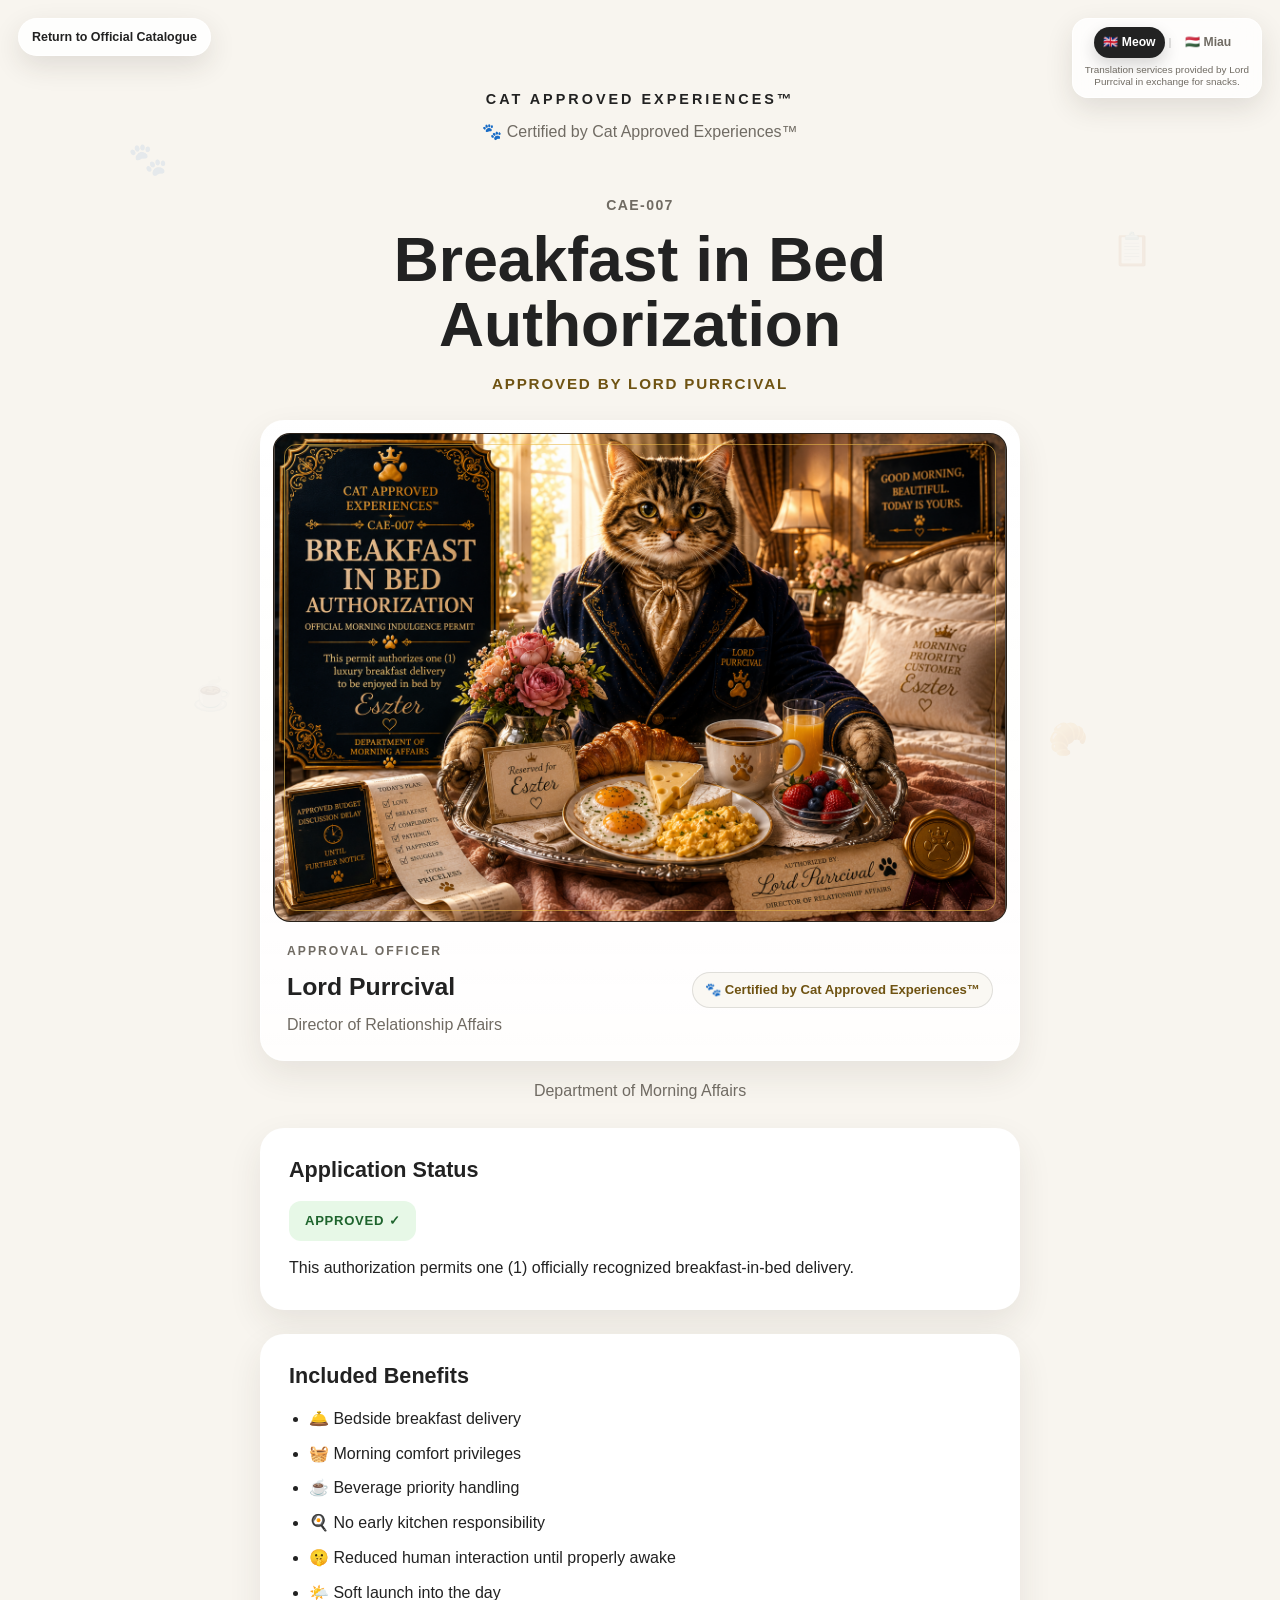
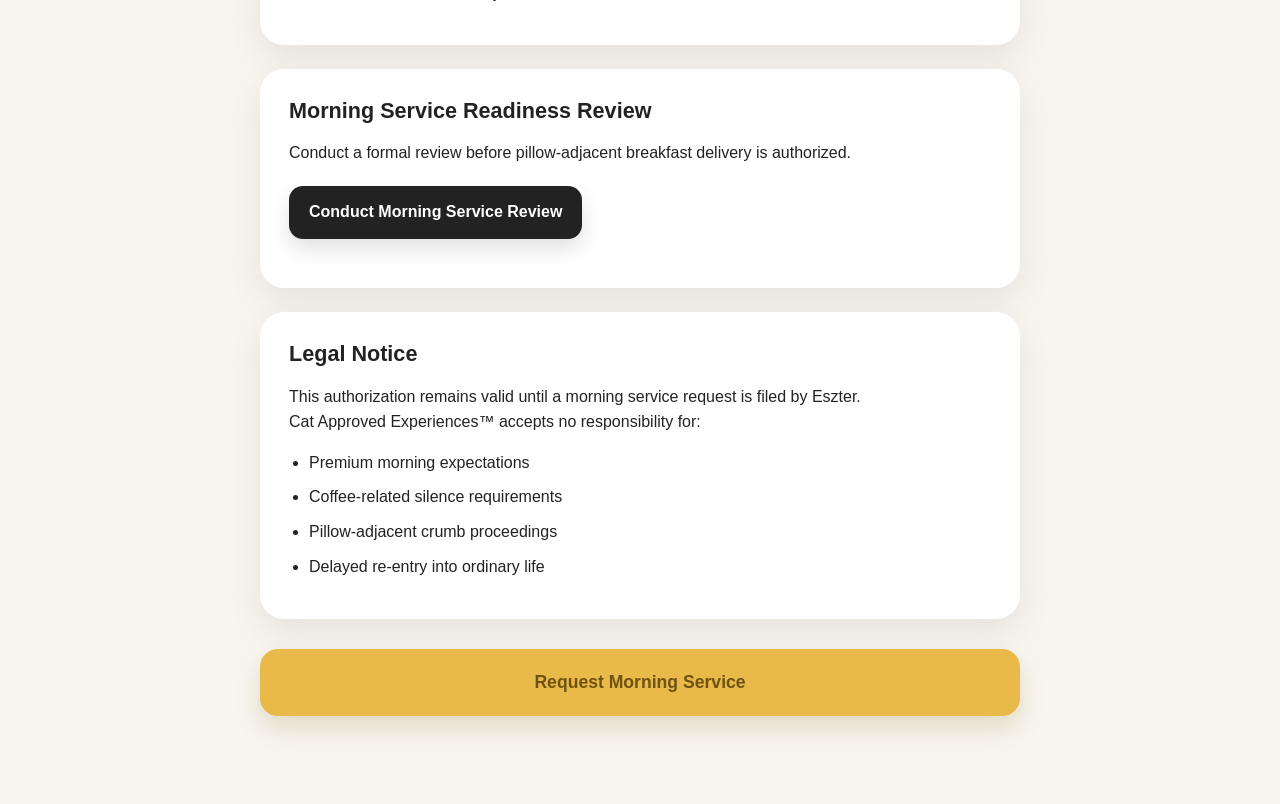
<file: breakfast-in-bed/index.html>
<!DOCTYPE html>
<html lang="en">
<head>
    <meta charset="UTF-8">
    <meta name="viewport" content="width=device-width, initial-scale=1.0">
    <title>Breakfast in Bed Authorization | Cat Approved Experiences™</title>

    <link rel="icon" href="../shared/icons/favicon.svg" type="image/svg+xml">

    <link rel="stylesheet" href="../shared/style.css">
</head>
<body data-coupon="breakfastInBed" data-coupon-id="CAE-007">

<div class="floating floating1">🐾</div>
<div class="floating floating2">📋</div>
<div class="floating floating3">☕</div>
<div class="floating floating4">🥐</div>

<aside class="translator is-visible" aria-label="Cat Approved Experiences translation services" data-i18n-aria-label="translatorAriaLabel">
    <div class="language-switcher" role="group" aria-label="Language switcher" data-i18n-aria-label="languageSwitcherAriaLabel">
        <button class="lang active" type="button" data-lang="en" aria-pressed="true">
            <span aria-hidden="true">🇬🇧</span>
            <span>Meow</span>
        </button>

        <span class="language-divider" aria-hidden="true">|</span>

        <button class="lang" type="button" data-lang="hu" aria-pressed="false">
            <span aria-hidden="true">🇭🇺</span>
            <span>Miau</span>
        </button>
    </div>

    <div class="translator-note" data-i18n="translatorNote">
        Translation services provided by Lord Purrcival in exchange for snacks.
    </div>
</aside>

<main class="container">

    <header class="site-header">

        <div class="brand">

            <div class="brand-title">
                CAT APPROVED EXPERIENCES™
            </div>

            <div class="certification" data-i18n="certification">
                🐾 Certified by Cat Approved Experiences™
            </div>

        </div>

    </header>

    <div data-coupon-content>

        <section class="hero permit-hero" aria-labelledby="coupon-title">

            <div class="coupon-id">
                CAE-007
            </div>

            <h1 id="coupon-title" data-i18n="title">
                Breakfast in Bed Authorization
            </h1>

            <p class="approval-statement" data-i18n="approvedByLord">
                Approved by Lord Purrcival
            </p>

            <article class="approval-officer" aria-labelledby="approval-officer-name">

                <div class="approval-officer-media coupon-artwork-frame">
                    <img
                        class="approval-officer-portrait coupon-artwork"
                        src="../shared/images/lord-purrcival/breakfast-in-bed.png"
                        alt="Lord Purrcival serving as official approval officer for the Breakfast in Bed Authorization"
                        data-i18n-alt="approvalOfficerPortraitAlt"
                        width="1536"
                        height="1024"
                    >
                </div>

                <div class="approval-officer-details">

                    <div class="approval-label" data-i18n="approvalOfficerLabel">
                        APPROVAL OFFICER
                    </div>

                    <h2 id="approval-officer-name" class="approval-officer-name" data-i18n="approver">
                        Lord Purrcival
                    </h2>

                    <div class="approval-officer-title" data-i18n="directorTitle">
                        Director of Relationship Affairs
                    </div>

                    <div class="approval-officer-certification" data-i18n="certification">
                        🐾 Certified by Cat Approved Experiences™
                    </div>

                </div>

            </article>

            <div class="department" data-i18n="department">
                Department of Morning Affairs
            </div>

        </section>

        <section class="card">

            <h2 data-i18n="applicationStatus">
                Application Status
            </h2>

            <div class="status approved" data-i18n="approved">
                APPROVED ✓
            </div>

            <p data-i18n="applicationText">
                This authorization permits one (1) officially recognized breakfast-in-bed delivery.
            </p>

        </section>

        <section class="card">

            <h2 data-i18n="benefits">
                Included Benefits
            </h2>

            <ul class="benefits">

                <li data-i18n="benefit1">🛎️ Bedside breakfast delivery</li>
                <li data-i18n="benefit2">🧺 Morning comfort privileges</li>
                <li data-i18n="benefit3">☕ Beverage priority handling</li>
                <li data-i18n="benefit4">🍳 No early kitchen responsibility</li>
                <li data-i18n="benefit5">🤫 Reduced human interaction until properly awake</li>
                <li data-i18n="benefit6">🌤️ Soft launch into the day</li>

            </ul>

        </section>

        <section class="card action-card">

            <h2 data-i18n="reviewTitle">
                Morning Service Readiness Review
            </h2>

            <p data-i18n="reviewDescription">
                Conduct a formal review before pillow-adjacent breakfast delivery is authorized.
            </p>

            <button
                id="reviewButton"
                class="action-button"
                type="button"
                data-action="breakfastInBedReview"
                data-action-output="#reviewOutput"
                data-i18n="reviewButton"
                aria-controls="reviewOutput"
                aria-busy="false"
            >
                Conduct Morning Service Review
            </button>

            <div id="reviewOutput" class="action-output" aria-live="polite"></div>

        </section>

        <section class="card">

            <h2 data-i18n="legalNotice">
                Legal Notice
            </h2>

            <p data-i18n="legalText1">
                This authorization remains valid until a morning service request is filed by Eszter.
            </p>

            <p data-i18n="legalText2">
                Cat Approved Experiences™ accepts no responsibility for:
            </p>

            <ul class="legal-list">

                <li data-i18n="legal1">Premium morning expectations</li>
                <li data-i18n="legal2">Coffee-related silence requirements</li>
                <li data-i18n="legal3">Pillow-adjacent crumb proceedings</li>
                <li data-i18n="legal4">Delayed re-entry into ordinary life</li>

            </ul>

        </section>

        <button
            id="redeemButton"
            class="redeem-button"
            type="button"
            data-request="morningPreference"
            data-i18n="redeemButton"
            aria-busy="false"
        >
            Request Morning Service
        </button>

    </div>

    <section class="request-transition" data-request-transition aria-live="polite" hidden>

        <div class="request-transition-panel">

            <div class="request-transition-stamp" aria-hidden="true">
                🐾
            </div>

            <div class="request-eyebrow" data-i18n="requestTransitionTitle">
                Processing Morning Service File
            </div>

            <div class="transition-messages" data-transition-messages></div>

        </div>

    </section>

    <section class="request-screen" data-request-screen hidden>

        <button class="secondary-button" type="button" data-request-back data-i18n="requestBackButton">
            Return to Authorization
        </button>

        <div class="request-panel" data-request-intro>

            <div class="request-eyebrow" data-i18n="requestScreenEyebrow">
                CAE-007 MORNING PREFERENCE FILE
            </div>

            <h1 data-i18n="requestScreenTitle">
                Morning Preference Request Flow
            </h1>

            <div class="request-greeting">
                <p data-i18n="requestGreeting">
                    Good morning, Eszter.
                </p>

                <p data-i18n="requestIntroText">
                    Lord Purrcival is ready to schedule your luxury breakfast delivery.
                </p>
            </div>

            <form class="request-form" data-request-form novalidate>

                <fieldset>

                    <legend data-i18n="requestPreferenceTitle">
                        Morning Preferences
                    </legend>

                    <div class="form-grid">

                        <label>
                            <span data-i18n="requestWakeupLabel">Wake-up method</span>
                            <select name="wakeupMethod" data-request-field required>
                                <option value="" data-i18n="requestWakeupPlaceholder">Select wake-up method</option>
                                <option value="gentle" data-i18n="wakeupGentle">Gentle Wake-up</option>
                                <option value="foreheadKiss" data-i18n="wakeupForeheadKiss">Forehead Kiss</option>
                                <option value="coffeeFirst" data-i18n="wakeupCoffeeFirst">Coffee First</option>
                                <option value="foodFirst" data-i18n="wakeupFoodFirst">Bring Food, Ask Questions Later</option>
                                <option value="notHuman" data-i18n="wakeupNotHuman">I Am Not Ready To Be Human Yet</option>
                            </select>
                        </label>

                        <label>
                            <span data-i18n="requestBeverageLabel">Preferred beverage</span>
                            <select name="preferredBeverage" data-request-field required>
                                <option value="" data-i18n="requestBeveragePlaceholder">Select preferred beverage</option>
                                <option value="coffee" data-i18n="beverageCoffee">Coffee</option>
                                <option value="cappuccino" data-i18n="beverageCappuccino">Cappuccino</option>
                                <option value="tea" data-i18n="beverageTea">Tea</option>
                                <option value="orangeJuice" data-i18n="beverageOrangeJuice">Orange Juice</option>
                                <option value="surprise" data-i18n="beverageSurprise">Surprise Me</option>
                            </select>
                        </label>

                        <label>
                            <span data-i18n="requestBreakfastLabel">Breakfast selection</span>
                            <select name="breakfastSelection" data-request-field required>
                                <option value="" data-i18n="requestBreakfastPlaceholder">Select breakfast selection</option>
                                <option value="eggsCheese" data-i18n="breakfastEggsCheese">Eggs &amp; Cheese</option>
                                <option value="croissant" data-i18n="breakfastCroissant">Croissant</option>
                                <option value="sweet" data-i18n="breakfastSweet">Sweet Breakfast</option>
                                <option value="healthy" data-i18n="breakfastHealthy">Healthy Breakfast</option>
                                <option value="surprise" data-i18n="breakfastSurprise">Surprise Me</option>
                            </select>
                        </label>

                    </div>

                </fieldset>

                <fieldset>

                    <legend data-i18n="requestDeliveryTitle">
                        Delivery Details
                    </legend>

                    <div class="form-grid">

                        <label>
                            <span data-i18n="requestDateLabel">Desired delivery date</span>
                            <input type="date" name="selectedDate" data-request-date data-request-field required>
                        </label>

                        <label>
                            <span data-i18n="requestTimeLabel">Preferred delivery time</span>
                            <input type="time" name="selectedTime" data-request-field required>
                        </label>

                    </div>

                    <label>
                        <span data-i18n="requestSpecialLabel">Special requests</span>
                        <textarea
                            name="specialRequests"
                            rows="4"
                            placeholder="Tray placement, coffee timing, quiet level, or legally relevant waking conditions."
                            data-i18n-placeholder="requestSpecialPlaceholder"
                            data-request-field
                        ></textarea>
                    </label>

                    <p class="form-note" data-i18n="requestMorningNote">
                        Morning preferences, delivery date, and delivery time are required so Tomi can prepare the hotel-grade breakfast docket responsibly.
                    </p>

                </fieldset>

                <div data-request-output aria-live="polite"></div>

                <button class="redeem-button request-submit-button" type="submit" data-i18n="requestSubmitButton">
                    Submit Morning Preference Request
                </button>

            </form>

        </div>

        <div class="request-panel request-confirmation" data-request-confirmation hidden>

            <div class="status approved" data-request-success-title>
                BREAKFAST REQUEST APPROVED ✓
            </div>

            <div class="request-confirmation-copy" data-request-success-lines>
                <p>Good morning, Eszter.</p>
                <p>Lord Purrcival has scheduled a luxury breakfast delivery.</p>
                <p>Assigned Breakfast Officer: Tomi</p>
                <p>Estimated Happiness Increase: Significant.</p>
            </div>

            <h2 data-i18n="requestConfirmationSummaryTitle">
                Submitted Morning Preference Details
            </h2>

            <dl class="request-summary" data-request-summary></dl>

        </div>

    </section>

</main>

<script src="../shared/translations.js"></script>
<script src="../shared/app.js"></script>

</body>
</html>
</file>
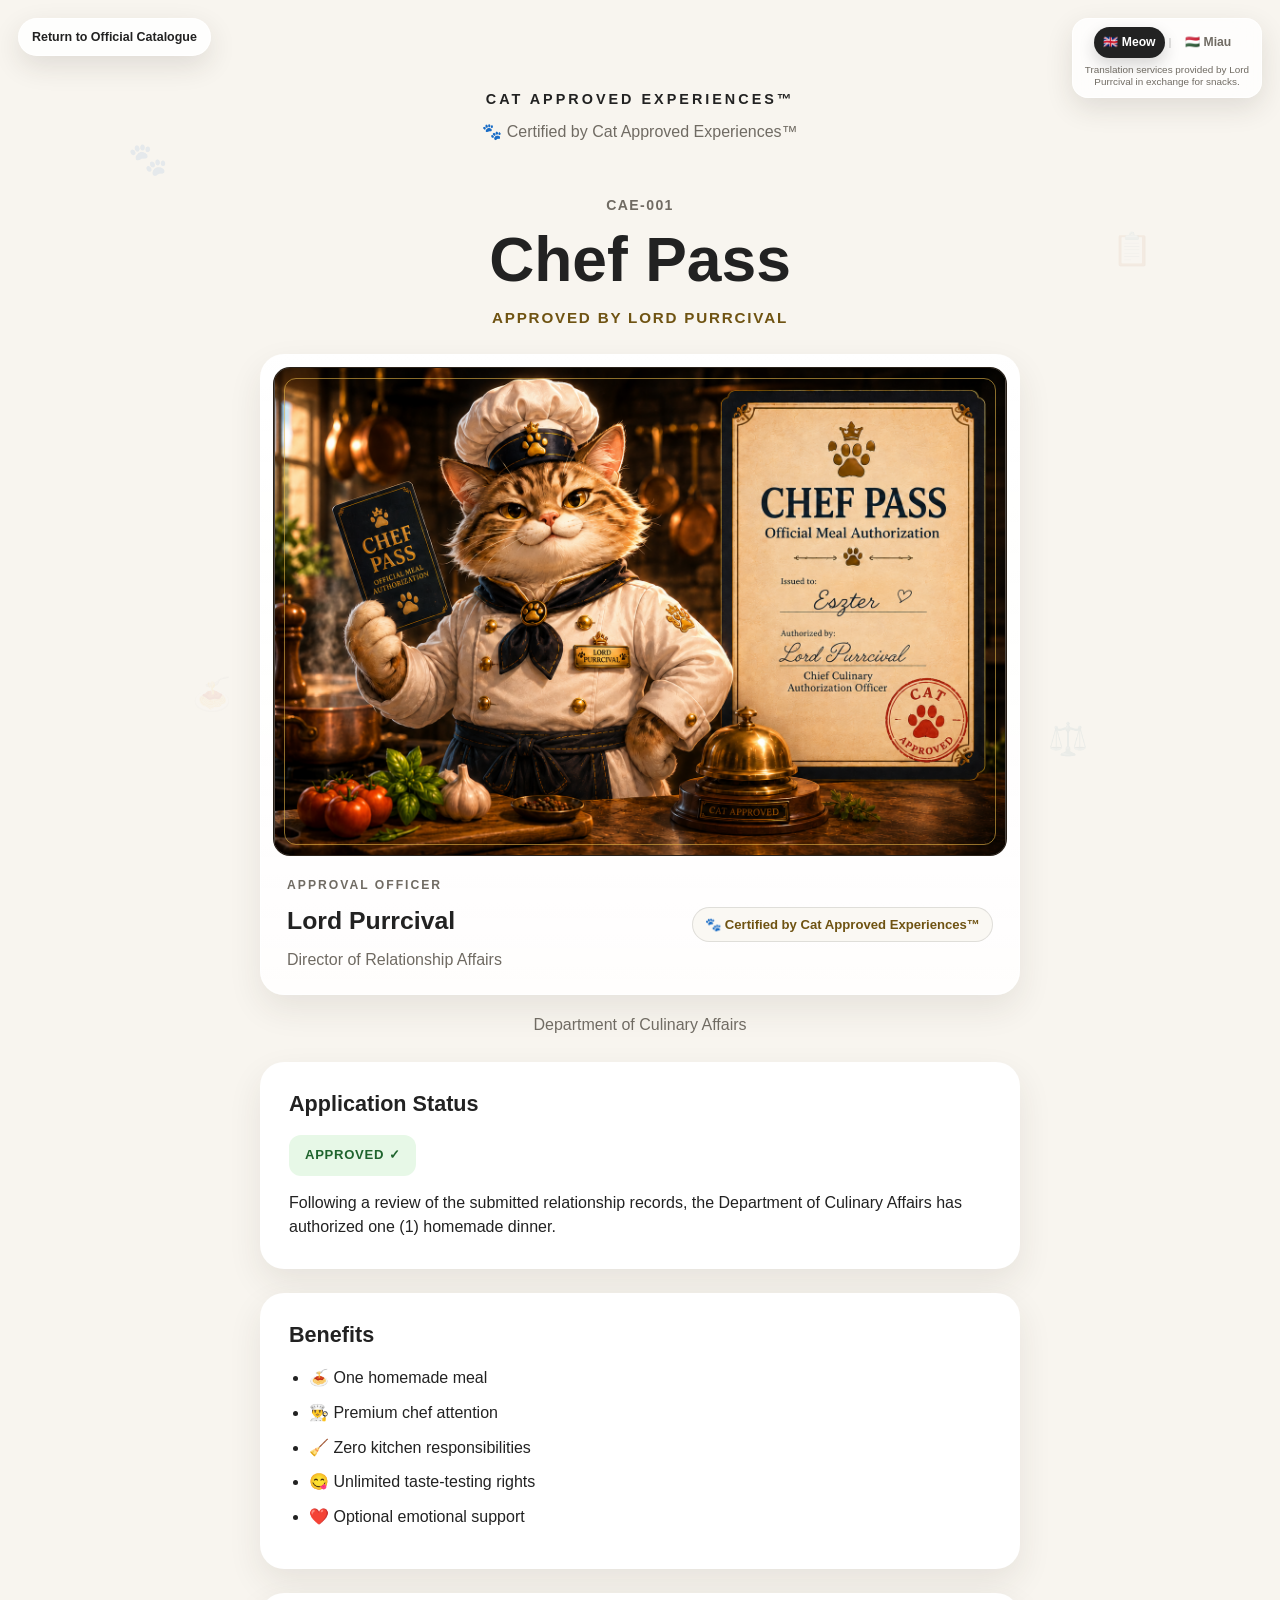
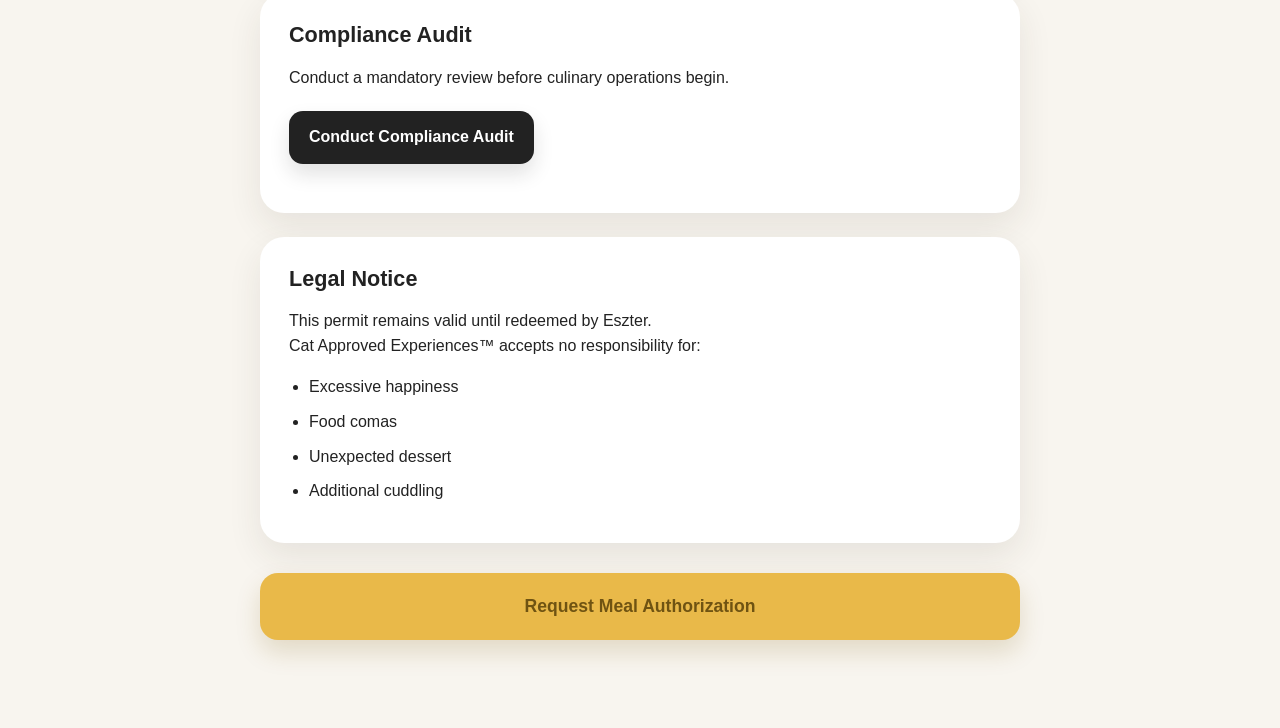
<file: chef-pass/index.html>
<!DOCTYPE html>
<html lang="en">
<head>
    <meta charset="UTF-8">
    <meta name="viewport" content="width=device-width, initial-scale=1.0">
    <title>Chef Pass | Cat Approved Experiences™</title>

    <link rel="icon" href="../shared/icons/favicon.svg" type="image/svg+xml">

    <link rel="stylesheet" href="../shared/style.css">
</head>
<body data-coupon="chefPass" data-coupon-id="CAE-001">

<div class="floating floating1">🐾</div>
<div class="floating floating2">📋</div>
<div class="floating floating3">🍝</div>
<div class="floating floating4">⚖️</div>

<aside class="translator is-visible" aria-label="Cat Approved Experiences translation services" data-i18n-aria-label="translatorAriaLabel">
    <div class="language-switcher" role="group" aria-label="Language switcher" data-i18n-aria-label="languageSwitcherAriaLabel">
        <button class="lang active" type="button" data-lang="en" aria-pressed="true">
            <span aria-hidden="true">🇬🇧</span>
            <span>Meow</span>
        </button>

        <span class="language-divider" aria-hidden="true">|</span>

        <button class="lang" type="button" data-lang="hu" aria-pressed="false">
            <span aria-hidden="true">🇭🇺</span>
            <span>Miau</span>
        </button>
    </div>

    <div class="translator-note" data-i18n="translatorNote">
        Translation services provided by Lord Purrcival in exchange for snacks.
    </div>
</aside>

<main class="container">

    <header class="site-header">

        <div class="brand">

            <div class="brand-title">
                CAT APPROVED EXPERIENCES™
            </div>

            <div class="certification" data-i18n="certification">
                🐾 Certified by Cat Approved Experiences™
            </div>

        </div>

    </header>

    <div data-coupon-content>

        <section class="hero permit-hero" aria-labelledby="coupon-title">

            <div class="coupon-id">
                CAE-001
            </div>

            <h1 id="coupon-title" data-i18n="title">
                Chef Pass
            </h1>

            <p class="approval-statement" data-i18n="approvedByLord">
                Approved by Lord Purrcival
            </p>

            <article class="approval-officer" aria-labelledby="approval-officer-name">

                <div class="approval-officer-media coupon-artwork-frame">
                    <img
                        class="approval-officer-portrait coupon-artwork"
                        src="../shared/images/lord-purrcival/chef-pass.png"
                        alt="Lord Purrcival presenting the official Chef Pass approval portrait"
                        data-i18n-alt="approvalOfficerPortraitAlt"
                        width="1536"
                        height="1024"
                    >
                </div>

                <div class="approval-officer-details">

                    <div class="approval-label" data-i18n="approvalOfficerLabel">
                        APPROVAL OFFICER
                    </div>

                    <h2 id="approval-officer-name" class="approval-officer-name" data-i18n="approver">
                        Lord Purrcival
                    </h2>

                    <div class="approval-officer-title" data-i18n="directorTitle">
                        Director of Relationship Affairs
                    </div>

                    <div class="approval-officer-certification" data-i18n="certification">
                        🐾 Certified by Cat Approved Experiences™
                    </div>

                </div>

            </article>

            <div class="department" data-i18n="department">
                Department of Culinary Affairs
            </div>

        </section>

        <section class="card">

            <h2 data-i18n="applicationStatus">
                Application Status
            </h2>

            <div class="status approved" data-i18n="approved">
                APPROVED ✓
            </div>

            <p data-i18n="applicationText">
                Following a review of the submitted relationship records, the Department of Culinary Affairs has authorized one (1) homemade dinner.
            </p>

        </section>

        <section class="card">

            <h2 data-i18n="benefits">
                Benefits
            </h2>

            <ul class="benefits">

                <li data-i18n="benefit1">🍝 One homemade meal</li>
                <li data-i18n="benefit2">👨‍🍳 Premium chef attention</li>
                <li data-i18n="benefit3">🧹 Zero kitchen responsibilities</li>
                <li data-i18n="benefit4">😋 Unlimited taste-testing rights</li>
                <li data-i18n="benefit5">❤️ Optional emotional support</li>

            </ul>

        </section>

        <section class="card action-card">

            <h2 data-i18n="auditTitle">
                Compliance Audit
            </h2>

            <p data-i18n="auditDescription">
                Conduct a mandatory review before culinary operations begin.
            </p>

            <button
                id="auditButton"
                class="action-button"
                type="button"
                data-action="chefPassAudit"
                data-action-output="#auditOutput"
                data-i18n="auditButton"
                aria-controls="auditOutput"
                aria-busy="false"
            >
                Conduct Compliance Audit
            </button>

            <div id="auditOutput" class="action-output" aria-live="polite"></div>

        </section>

        <section class="card">

            <h2 data-i18n="legalNotice">
                Legal Notice
            </h2>

            <p data-i18n="legalText1">
                This permit remains valid until redeemed by Eszter.
            </p>

            <p data-i18n="legalText2">
                Cat Approved Experiences™ accepts no responsibility for:
            </p>

            <ul class="legal-list">

                <li data-i18n="legal1">Excessive happiness</li>
                <li data-i18n="legal2">Food comas</li>
                <li data-i18n="legal3">Unexpected dessert</li>
                <li data-i18n="legal4">Additional cuddling</li>

            </ul>

        </section>

        <button
            id="redeemButton"
            class="redeem-button"
            type="button"
            data-request="chefPassMeal"
            data-i18n="redeemButton"
            aria-busy="false"
        >
            Request Meal Authorization
        </button>

    </div>

    <section class="request-transition" data-request-transition aria-live="polite" hidden>

        <div class="request-transition-panel">

            <div class="request-transition-stamp" aria-hidden="true">
                🐾
            </div>

            <div class="request-eyebrow" data-i18n="requestTransitionTitle">
                Processing Request File
            </div>

            <div class="transition-messages" data-transition-messages></div>

        </div>

    </section>

    <section class="request-screen" data-request-screen hidden>

        <button class="secondary-button" type="button" data-request-back data-i18n="requestBackButton">
            Return to Permit
        </button>

        <div class="request-panel" data-request-intro>

            <div class="request-eyebrow" data-i18n="requestScreenEyebrow">
                CAE-001 REQUEST FORM
            </div>

            <h1 data-i18n="requestScreenTitle">
                Meal Authorization Request
            </h1>

            <div class="request-greeting">
                <p data-i18n="requestGreeting">
                    Dear Eszter,
                </p>

                <p data-i18n="requestIntroText">
                    Lord Purrcival is ready to process your culinary request.
                </p>
            </div>

            <form class="request-form" data-request-form novalidate>

                <fieldset>

                    <legend data-i18n="requestTimingTitle">
                        Requested Service Window
                    </legend>

                    <div class="form-grid">

                        <label>
                            <span data-i18n="requestDateLabel">Meal date</span>
                            <input type="date" name="selectedDate" data-request-date data-request-field required>
                        </label>

                        <label>
                            <span data-i18n="requestTimeLabel">Meal time</span>
                            <input type="time" name="selectedTime" data-request-field required>
                        </label>

                    </div>

                </fieldset>

                <fieldset>

                    <legend data-i18n="requestMaterialsTitle">
                        Submitted Culinary Materials
                    </legend>

                    <label>
                        <span data-i18n="requestDescriptionLabel">What should Tomi cook?</span>
                        <textarea
                            name="mealDescription"
                            rows="5"
                            placeholder="Describe the desired meal, craving, mood, or legally relevant sauce requirements."
                            data-i18n-placeholder="requestDescriptionPlaceholder"
                            data-request-field
                        ></textarea>
                    </label>

                    <label>
                        <span data-i18n="requestRecipeLabel">Recipe URL (optional)</span>
                        <input
                            type="url"
                            name="recipeUrl"
                            placeholder="https://example.com/recipe"
                            data-i18n-placeholder="requestRecipePlaceholder"
                            data-request-field
                        >
                    </label>

                    <p class="form-note" data-i18n="requestEitherNote">
                        A written request or a recipe URL is sufficient for filing. Both may be submitted if the case is especially delicious.
                    </p>

                </fieldset>

                <div data-request-output aria-live="polite"></div>

                <button class="redeem-button request-submit-button" type="submit" data-i18n="requestSubmitButton">
                    Submit Culinary Request
                </button>

            </form>

        </div>

        <div class="request-panel request-confirmation" data-request-confirmation hidden>

            <div class="status approved" data-request-success-title>
                REQUEST REGISTERED ✓
            </div>

            <div class="request-confirmation-copy" data-request-success-lines>
                <p>Dear Eszter,</p>
                <p>Your culinary request has been officially recorded by Cat Approved Experiences™.</p>
                <p>Tomi has been assigned to the case.</p>
                <p>Lord Purrcival recommends relaxing while the responsible boyfriend reviews the submitted materials.</p>
            </div>

            <h2 data-i18n="requestConfirmationSummaryTitle">
                Submitted Request Details
            </h2>

            <dl class="request-summary" data-request-summary></dl>

        </div>

    </section>

</main>

<script src="../shared/translations.js"></script>
<script src="../shared/app.js"></script>

</body>
</html>
</file>
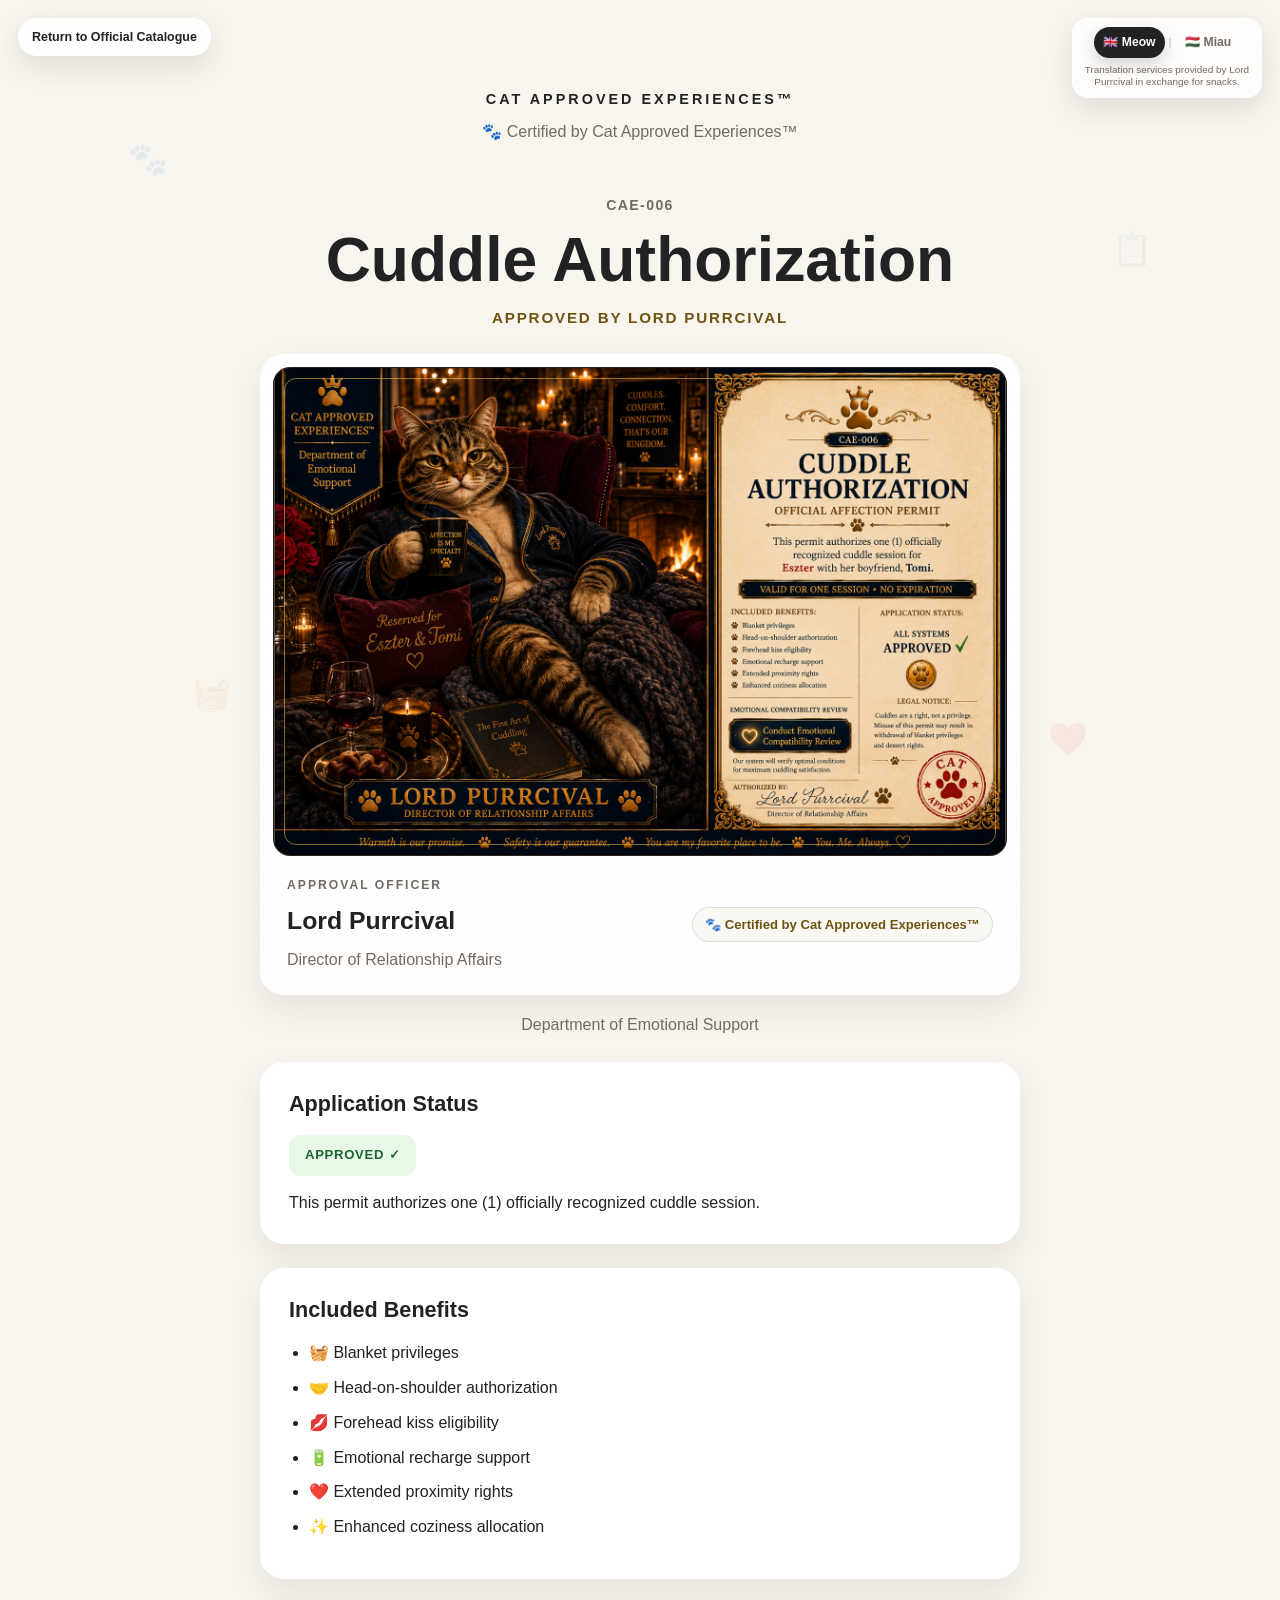
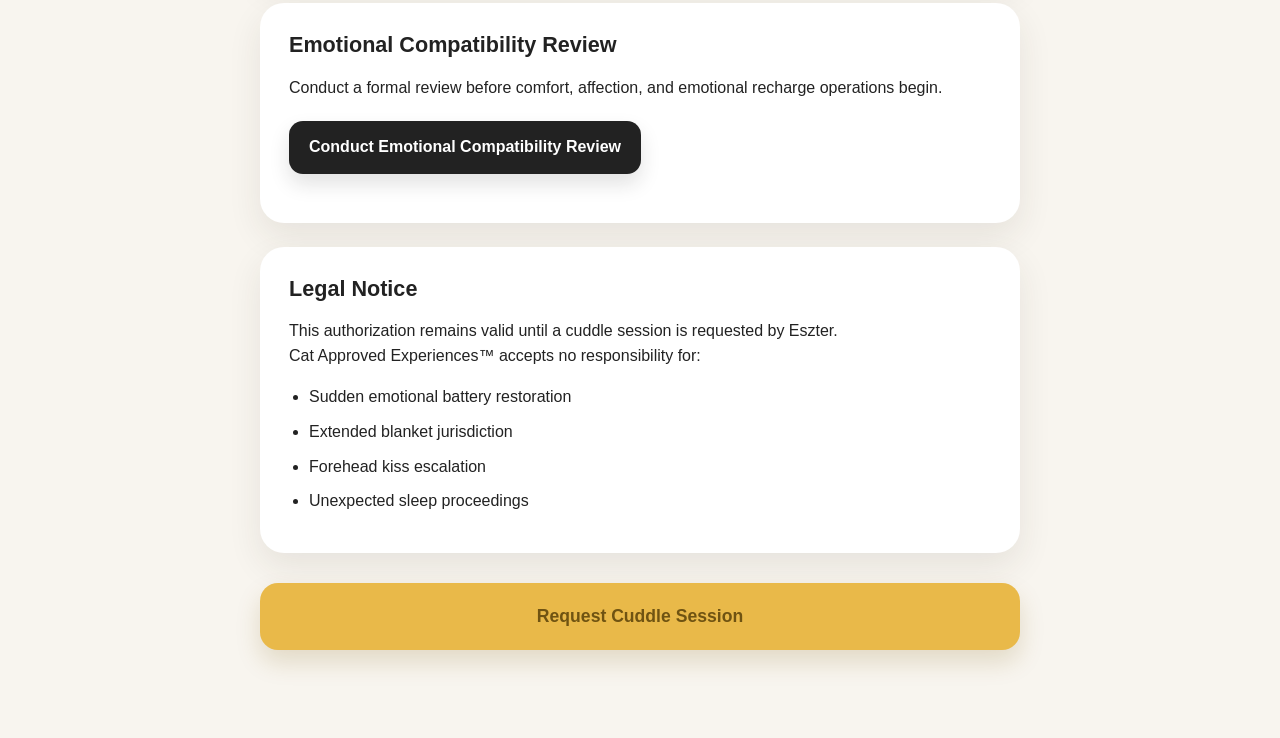
<file: cuddle-authorization/index.html>
<!DOCTYPE html>
<html lang="en">
<head>
    <meta charset="UTF-8">
    <meta name="viewport" content="width=device-width, initial-scale=1.0">
    <title>Cuddle Authorization | Cat Approved Experiences™</title>

    <link rel="icon" href="../shared/icons/favicon.svg" type="image/svg+xml">

    <link rel="stylesheet" href="../shared/style.css">
</head>
<body data-coupon="cuddleAuthorization" data-coupon-id="CAE-006">

<div class="floating floating1">🐾</div>
<div class="floating floating2">📋</div>
<div class="floating floating3">🧺</div>
<div class="floating floating4">❤️</div>

<aside class="translator is-visible" aria-label="Cat Approved Experiences translation services" data-i18n-aria-label="translatorAriaLabel">
    <div class="language-switcher" role="group" aria-label="Language switcher" data-i18n-aria-label="languageSwitcherAriaLabel">
        <button class="lang active" type="button" data-lang="en" aria-pressed="true">
            <span aria-hidden="true">🇬🇧</span>
            <span>Meow</span>
        </button>

        <span class="language-divider" aria-hidden="true">|</span>

        <button class="lang" type="button" data-lang="hu" aria-pressed="false">
            <span aria-hidden="true">🇭🇺</span>
            <span>Miau</span>
        </button>
    </div>

    <div class="translator-note" data-i18n="translatorNote">
        Translation services provided by Lord Purrcival in exchange for snacks.
    </div>
</aside>

<main class="container">

    <header class="site-header">

        <div class="brand">

            <div class="brand-title">
                CAT APPROVED EXPERIENCES™
            </div>

            <div class="certification" data-i18n="certification">
                🐾 Certified by Cat Approved Experiences™
            </div>

        </div>

    </header>

    <div data-coupon-content>

        <section class="hero permit-hero" aria-labelledby="coupon-title">

            <div class="coupon-id">
                CAE-006
            </div>

            <h1 id="coupon-title" data-i18n="title">
                Cuddle Authorization
            </h1>

            <p class="approval-statement" data-i18n="approvedByLord">
                Approved by Lord Purrcival
            </p>

            <article class="approval-officer" aria-labelledby="approval-officer-name">

                <div class="approval-officer-media coupon-artwork-frame">
                    <img
                        class="approval-officer-portrait coupon-artwork"
                        src="../shared/images/lord-purrcival/cuddle-authorization.png"
                        alt="Lord Purrcival serving as official approval officer for the Cuddle Authorization"
                        data-i18n-alt="approvalOfficerPortraitAlt"
                        width="1536"
                        height="1024"
                    >
                </div>

                <div class="approval-officer-details">

                    <div class="approval-label" data-i18n="approvalOfficerLabel">
                        APPROVAL OFFICER
                    </div>

                    <h2 id="approval-officer-name" class="approval-officer-name" data-i18n="approver">
                        Lord Purrcival
                    </h2>

                    <div class="approval-officer-title" data-i18n="directorTitle">
                        Director of Relationship Affairs
                    </div>

                    <div class="approval-officer-certification" data-i18n="certification">
                        🐾 Certified by Cat Approved Experiences™
                    </div>

                </div>

            </article>

            <div class="department" data-i18n="department">
                Department of Emotional Support
            </div>

        </section>

        <section class="card">

            <h2 data-i18n="applicationStatus">
                Application Status
            </h2>

            <div class="status approved" data-i18n="approved">
                APPROVED ✓
            </div>

            <p data-i18n="applicationText">
                This permit authorizes one (1) officially recognized cuddle session.
            </p>

        </section>

        <section class="card">

            <h2 data-i18n="benefits">
                Included Benefits
            </h2>

            <ul class="benefits">

                <li data-i18n="benefit1">🧺 Blanket privileges</li>
                <li data-i18n="benefit2">🤝 Head-on-shoulder authorization</li>
                <li data-i18n="benefit3">💋 Forehead kiss eligibility</li>
                <li data-i18n="benefit4">🔋 Emotional recharge support</li>
                <li data-i18n="benefit5">❤️ Extended proximity rights</li>
                <li data-i18n="benefit6">✨ Enhanced coziness allocation</li>

            </ul>

        </section>

        <section class="card action-card">

            <h2 data-i18n="reviewTitle">
                Emotional Compatibility Review
            </h2>

            <p data-i18n="reviewDescription">
                Conduct a formal review before comfort, affection, and emotional recharge operations begin.
            </p>

            <button
                id="reviewButton"
                class="action-button"
                type="button"
                data-action="cuddleAuthorizationReview"
                data-action-output="#reviewOutput"
                data-i18n="reviewButton"
                aria-controls="reviewOutput"
                aria-busy="false"
            >
                Conduct Emotional Compatibility Review
            </button>

            <div id="reviewOutput" class="action-output" aria-live="polite"></div>

        </section>

        <section class="card">

            <h2 data-i18n="legalNotice">
                Legal Notice
            </h2>

            <p data-i18n="legalText1">
                This authorization remains valid until a cuddle session is requested by Eszter.
            </p>

            <p data-i18n="legalText2">
                Cat Approved Experiences™ accepts no responsibility for:
            </p>

            <ul class="legal-list">

                <li data-i18n="legal1">Sudden emotional battery restoration</li>
                <li data-i18n="legal2">Extended blanket jurisdiction</li>
                <li data-i18n="legal3">Forehead kiss escalation</li>
                <li data-i18n="legal4">Unexpected sleep proceedings</li>

            </ul>

        </section>

        <button
            id="redeemButton"
            class="redeem-button"
            type="button"
            data-request="cuddleSession"
            data-i18n="redeemButton"
            aria-busy="false"
        >
            Request Cuddle Session
        </button>

    </div>

    <section class="request-transition" data-request-transition aria-live="polite" hidden>

        <div class="request-transition-panel">

            <div class="request-transition-stamp" aria-hidden="true">
                🐾
            </div>

            <div class="request-eyebrow" data-i18n="requestTransitionTitle">
                Processing Emotional Support File
            </div>

            <div class="transition-messages" data-transition-messages></div>

        </div>

    </section>

    <section class="request-screen" data-request-screen hidden>

        <button class="secondary-button" type="button" data-request-back data-i18n="requestBackButton">
            Return to Authorization
        </button>

        <div class="request-panel" data-request-intro>

            <div class="request-eyebrow" data-i18n="requestScreenEyebrow">
                CAE-006 REQUEST FORM
            </div>

            <h1 data-i18n="requestScreenTitle">
                Cuddle Request Flow
            </h1>

            <div class="request-greeting">
                <p data-i18n="requestGreeting">
                    Dear Eszter,
                </p>

                <p data-i18n="requestIntroText">
                    Lord Purrcival is ready to process your officially recognized comfort request.
                </p>
            </div>

            <form class="request-form" data-request-form novalidate>

                <fieldset>

                    <legend data-i18n="requestTimingTitle">
                        Requested Comfort Window
                    </legend>

                    <div class="form-grid">

                        <label>
                            <span data-i18n="requestDateLabel">Cuddle date</span>
                            <input type="date" name="selectedDate" data-request-date data-request-field required>
                        </label>

                        <label>
                            <span data-i18n="requestTimeLabel">Cuddle time</span>
                            <input type="time" name="selectedTime" data-request-field required>
                        </label>

                        <label>
                            <span data-i18n="requestDurationLabel">Desired duration</span>
                            <select name="desiredDuration" data-request-field required>
                                <option value="" data-i18n="requestDurationPlaceholder">Select desired duration</option>
                                <option value="shortRecharge" data-i18n="durationShortRecharge">Short Recharge</option>
                                <option value="comfortableSession" data-i18n="durationComfortableSession">Comfortable Session</option>
                                <option value="unlimitedUntilSleep" data-i18n="durationUnlimitedUntilSleep">Unlimited Until Sleep</option>
                            </select>
                        </label>

                    </div>

                </fieldset>

                <fieldset>

                    <legend data-i18n="requestCuddleTitle">
                        Cuddle Details
                    </legend>

                    <div class="form-grid">

                        <label>
                            <span data-i18n="requestCuddleTypeLabel">Cuddle type</span>
                            <select name="cuddleType" data-request-field required>
                                <option value="" data-i18n="requestCuddleTypePlaceholder">Select cuddle type</option>
                                <option value="therapy" data-i18n="cuddleTypeTherapy">Therapy ... :)</option>
                                <option value="littleSpoon" data-i18n="cuddleTypeLittleSpoon">Little Spoon</option>
                                <option value="bigSpoon" data-i18n="cuddleTypeBigSpoon">Big Spoon</option>
                                <option value="sofaSnuggle" data-i18n="cuddleTypeSofaSnuggle">Sofa Snuggle</option>
                                <option value="emergencyRecharge" data-i18n="cuddleTypeEmergencyRecharge">Emergency Recharge</option>
                            </select>
                        </label>

                        <label>
                            <span data-i18n="requestBlanketLabel">Blanket required?</span>
                            <select name="blanketRequired" data-request-field required>
                                <option value="" data-i18n="requestBlanketPlaceholder">Select blanket requirement</option>
                                <option value="required" data-i18n="blanketRequired">Required</option>
                                <option value="optional" data-i18n="blanketOptional">Optional but recommended</option>
                                <option value="notRequired" data-i18n="blanketNotRequired">Not required</option>
                            </select>
                        </label>

                    </div>

                    <p
                        class="form-note"
                        data-option-description="cuddleType"
                        data-option-description-placeholder="requestCuddleTypeDescriptionPlaceholder"
                        aria-live="polite"
                    >
                        Select a cuddle type to view its official permit explanation.
                    </p>

                    <label>
                        <span data-i18n="requestSpecialLabel">Special requests</span>
                        <textarea
                            name="specialRequests"
                            rows="4"
                            placeholder="Blanket positioning, shoulder requirements, quiet rules, or other comfort clauses."
                            data-i18n-placeholder="requestSpecialPlaceholder"
                            data-request-field
                        ></textarea>
                    </label>

                    <p class="form-note" data-i18n="requestCuddleNote">
                        Cuddle type, duration, and blanket status are required so Tomi can prepare the emotional support docket responsibly.
                    </p>

                </fieldset>

                <div data-request-output aria-live="polite"></div>

                <button class="redeem-button request-submit-button" type="submit" data-i18n="requestSubmitButton">
                    Submit Cuddle Request
                </button>

            </form>

        </div>

        <div class="request-panel request-confirmation" data-request-confirmation hidden>

            <div class="status approved" data-request-success-title>
                REQUEST REGISTERED ✓
            </div>

            <div class="request-confirmation-copy" data-request-success-lines>
                <p>Dear Eszter,</p>
                <p>Your Cuddle Authorization request has been officially recorded by Cat Approved Experiences™.</p>
                <p>Tomi has been assigned to emotional support duty.</p>
                <p>Lord Purrcival recommends immediate coziness while the submitted cuddle parameters are reviewed.</p>
            </div>

            <h2 data-i18n="requestConfirmationSummaryTitle">
                Submitted Request Details
            </h2>

            <dl class="request-summary" data-request-summary></dl>

        </div>

    </section>

</main>

<script src="../shared/translations.js"></script>
<script src="../shared/app.js"></script>

</body>
</html>
</file>
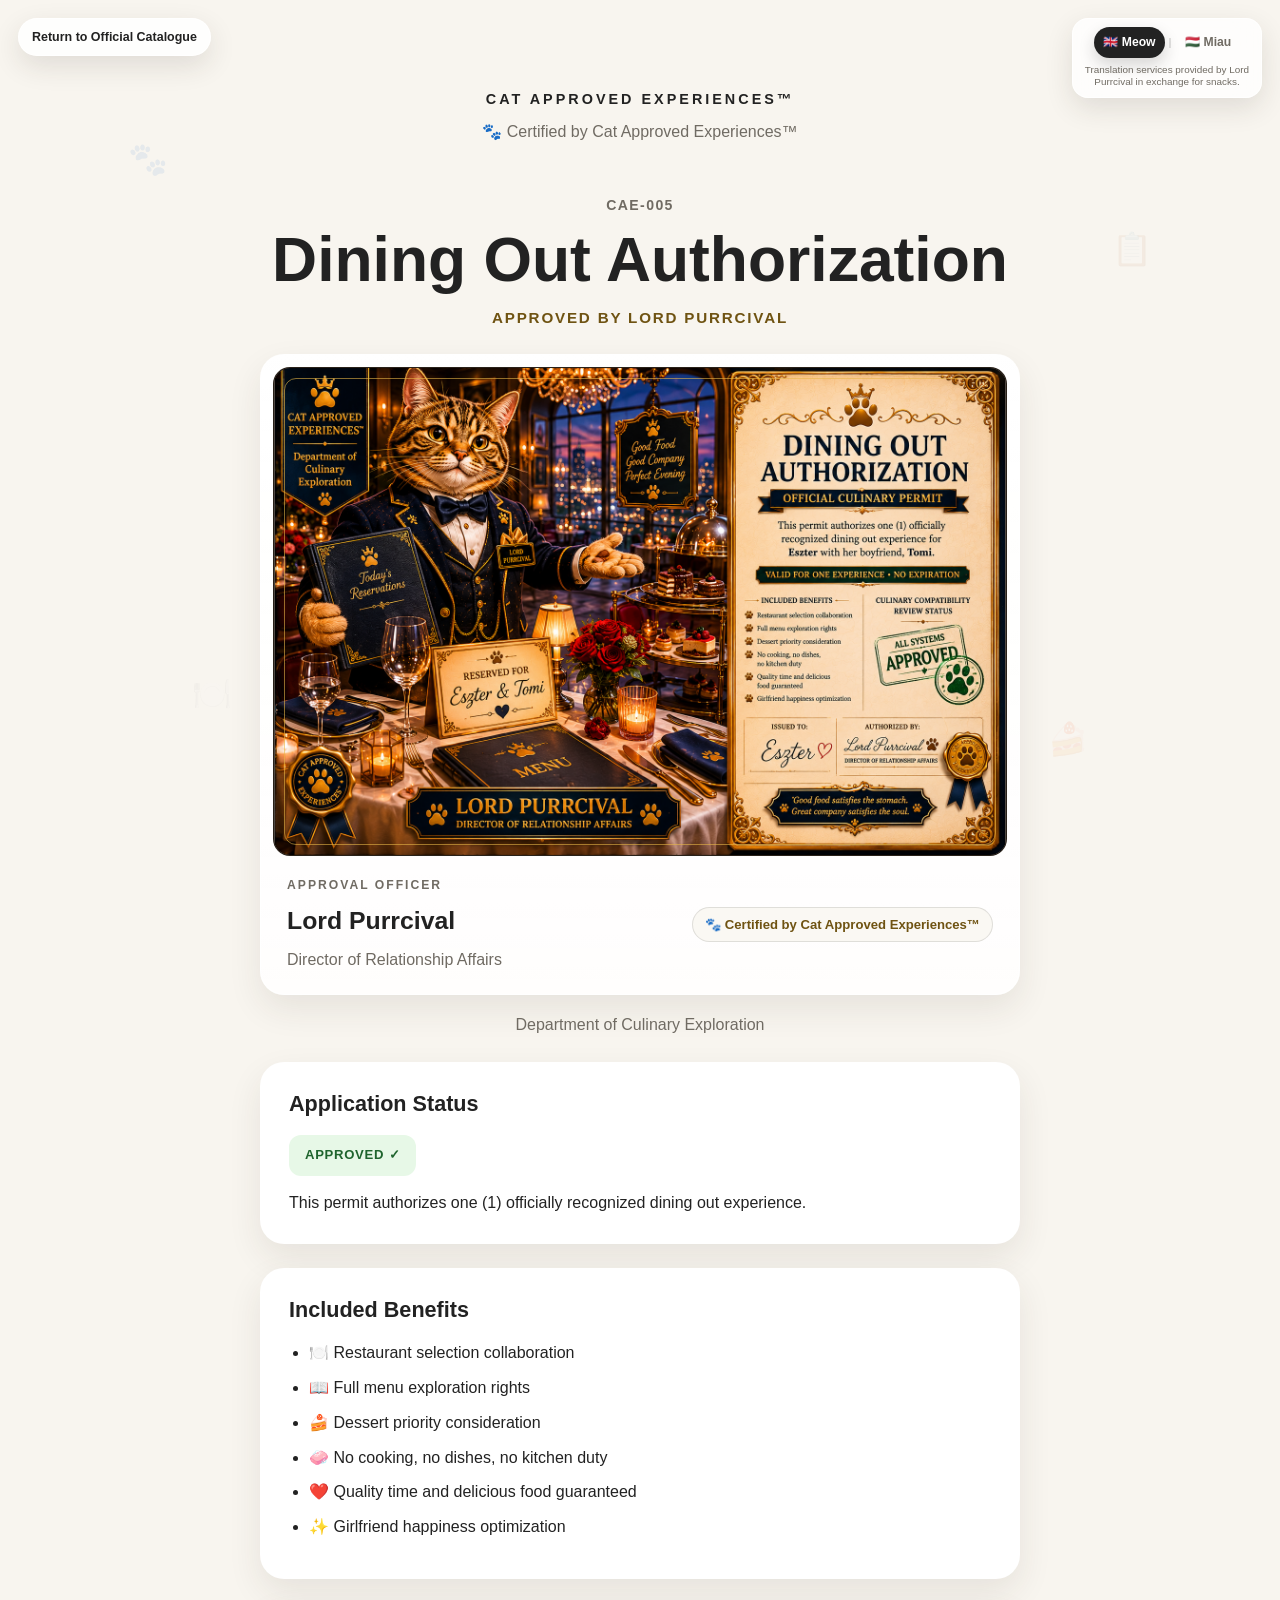
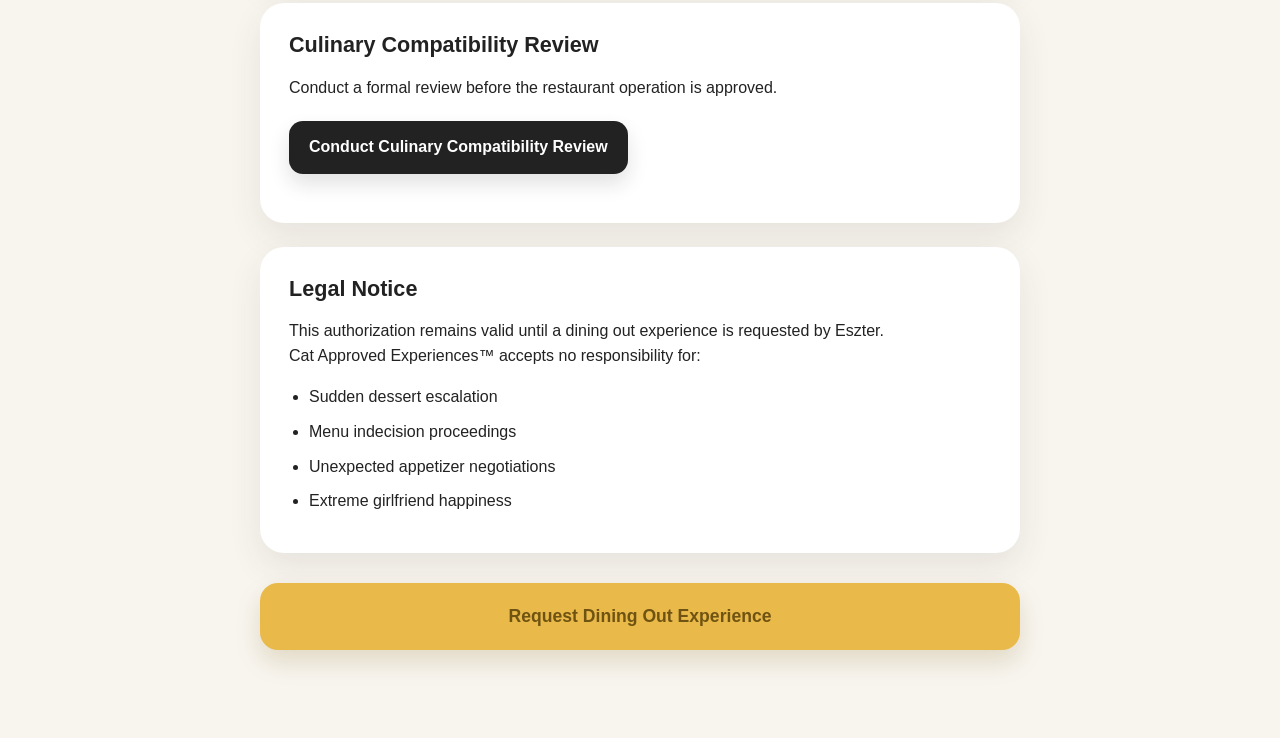
<file: dining-out/index.html>
<!DOCTYPE html>
<html lang="en">
<head>
    <meta charset="UTF-8">
    <meta name="viewport" content="width=device-width, initial-scale=1.0">
    <title>Dining Out Authorization | Cat Approved Experiences™</title>

    <link rel="icon" href="../shared/icons/favicon.svg" type="image/svg+xml">

    <link rel="stylesheet" href="../shared/style.css">
</head>
<body data-coupon="diningOut" data-coupon-id="CAE-005">

<div class="floating floating1">🐾</div>
<div class="floating floating2">📋</div>
<div class="floating floating3">🍽️</div>
<div class="floating floating4">🍰</div>

<aside class="translator is-visible" aria-label="Cat Approved Experiences translation services" data-i18n-aria-label="translatorAriaLabel">
    <div class="language-switcher" role="group" aria-label="Language switcher" data-i18n-aria-label="languageSwitcherAriaLabel">
        <button class="lang active" type="button" data-lang="en" aria-pressed="true">
            <span aria-hidden="true">🇬🇧</span>
            <span>Meow</span>
        </button>

        <span class="language-divider" aria-hidden="true">|</span>

        <button class="lang" type="button" data-lang="hu" aria-pressed="false">
            <span aria-hidden="true">🇭🇺</span>
            <span>Miau</span>
        </button>
    </div>

    <div class="translator-note" data-i18n="translatorNote">
        Translation services provided by Lord Purrcival in exchange for snacks.
    </div>
</aside>

<main class="container">

    <header class="site-header">

        <div class="brand">

            <div class="brand-title">
                CAT APPROVED EXPERIENCES™
            </div>

            <div class="certification" data-i18n="certification">
                🐾 Certified by Cat Approved Experiences™
            </div>

        </div>

    </header>

    <div data-coupon-content>

        <section class="hero permit-hero" aria-labelledby="coupon-title">

            <div class="coupon-id">
                CAE-005
            </div>

            <h1 id="coupon-title" data-i18n="title">
                Dining Out Authorization
            </h1>

            <p class="approval-statement" data-i18n="approvedByLord">
                Approved by Lord Purrcival
            </p>

            <article class="approval-officer" aria-labelledby="approval-officer-name">

                <div class="approval-officer-media coupon-artwork-frame">
                    <img
                        class="approval-officer-portrait coupon-artwork"
                        src="../shared/images/lord-purrcival/dinning-out.png"
                        alt="Lord Purrcival serving as official approval officer for the Dining Out Authorization"
                        data-i18n-alt="approvalOfficerPortraitAlt"
                        width="1536"
                        height="1024"
                    >
                </div>

                <div class="approval-officer-details">

                    <div class="approval-label" data-i18n="approvalOfficerLabel">
                        APPROVAL OFFICER
                    </div>

                    <h2 id="approval-officer-name" class="approval-officer-name" data-i18n="approver">
                        Lord Purrcival
                    </h2>

                    <div class="approval-officer-title" data-i18n="directorTitle">
                        Director of Relationship Affairs
                    </div>

                    <div class="approval-officer-certification" data-i18n="certification">
                        🐾 Certified by Cat Approved Experiences™
                    </div>

                </div>

            </article>

            <div class="department" data-i18n="department">
                Department of Culinary Exploration
            </div>

        </section>

        <section class="card">

            <h2 data-i18n="applicationStatus">
                Application Status
            </h2>

            <div class="status approved" data-i18n="approved">
                APPROVED ✓
            </div>

            <p data-i18n="applicationText">
                This permit authorizes one (1) officially recognized dining out experience.
            </p>

        </section>

        <section class="card">

            <h2 data-i18n="benefits">
                Included Benefits
            </h2>

            <ul class="benefits">

                <li data-i18n="benefit1">🍽️ Restaurant selection collaboration</li>
                <li data-i18n="benefit2">📖 Full menu exploration rights</li>
                <li data-i18n="benefit3">🍰 Dessert priority consideration</li>
                <li data-i18n="benefit4">🧼 No cooking, no dishes, no kitchen duty</li>
                <li data-i18n="benefit5">❤️ Quality time and delicious food guaranteed</li>
                <li data-i18n="benefit6">✨ Girlfriend happiness optimization</li>

            </ul>

        </section>

        <section class="card action-card">

            <h2 data-i18n="reviewTitle">
                Culinary Compatibility Review
            </h2>

            <p data-i18n="reviewDescription">
                Conduct a formal review before the restaurant operation is approved.
            </p>

            <button
                id="reviewButton"
                class="action-button"
                type="button"
                data-action="diningOutReview"
                data-action-output="#reviewOutput"
                data-i18n="reviewButton"
                aria-controls="reviewOutput"
                aria-busy="false"
            >
                Conduct Culinary Compatibility Review
            </button>

            <div id="reviewOutput" class="action-output" aria-live="polite"></div>

        </section>

        <section class="card">

            <h2 data-i18n="legalNotice">
                Legal Notice
            </h2>

            <p data-i18n="legalText1">
                This authorization remains valid until a dining out experience is requested by Eszter.
            </p>

            <p data-i18n="legalText2">
                Cat Approved Experiences™ accepts no responsibility for:
            </p>

            <ul class="legal-list">

                <li data-i18n="legal1">Sudden dessert escalation</li>
                <li data-i18n="legal2">Menu indecision proceedings</li>
                <li data-i18n="legal3">Unexpected appetizer negotiations</li>
                <li data-i18n="legal4">Extreme girlfriend happiness</li>

            </ul>

        </section>

        <button
            id="redeemButton"
            class="redeem-button"
            type="button"
            data-request="diningOutExperience"
            data-i18n="redeemButton"
            aria-busy="false"
        >
            Request Dining Out Experience
        </button>

    </div>

    <section class="request-transition" data-request-transition aria-live="polite" hidden>

        <div class="request-transition-panel">

            <div class="request-transition-stamp" aria-hidden="true">
                🐾
            </div>

            <div class="request-eyebrow" data-i18n="requestTransitionTitle">
                Processing Dining File
            </div>

            <div class="transition-messages" data-transition-messages></div>

        </div>

    </section>

    <section class="request-screen" data-request-screen hidden>

        <button class="secondary-button" type="button" data-request-back data-i18n="requestBackButton">
            Return to Authorization
        </button>

        <div class="request-panel" data-request-intro>

            <div class="request-eyebrow" data-i18n="requestScreenEyebrow">
                CAE-005 REQUEST FORM
            </div>

            <h1 data-i18n="requestScreenTitle">
                Dining Request Flow
            </h1>

            <div class="request-greeting">
                <p data-i18n="requestGreeting">
                    Dear Eszter,
                </p>

                <p data-i18n="requestIntroText">
                    Lord Purrcival is ready to process your officially approved restaurant experience.
                </p>
            </div>

            <form class="request-form" data-request-form novalidate>

                <fieldset>

                    <legend data-i18n="requestTimingTitle">
                        Requested Dining Window
                    </legend>

                    <div class="form-grid">

                        <label>
                            <span data-i18n="requestDateLabel">Dining date</span>
                            <input type="date" name="selectedDate" data-request-date data-request-field required>
                        </label>

                        <label>
                            <span data-i18n="requestTimeLabel">Dining time</span>
                            <input type="time" name="selectedTime" data-request-field required>
                        </label>

                        <label>
                            <span data-i18n="requestDessertLabel">Dessert importance</span>
                            <select name="dessertImportance" data-request-field required>
                                <option value="" data-i18n="requestDessertPlaceholder">Select dessert importance</option>
                                <option value="optional" data-i18n="dessertOptional">Optional</option>
                                <option value="recommended" data-i18n="dessertRecommended">Recommended</option>
                                <option value="important" data-i18n="dessertImportant">Important</option>
                                <option value="critical" data-i18n="dessertCritical">Mission Critical</option>
                            </select>
                        </label>

                    </div>

                </fieldset>

                <fieldset>

                    <legend data-i18n="requestDiningTitle">
                        Dining Details
                    </legend>

                    <div class="form-grid">

                        <label>
                            <span data-i18n="requestCuisineLabel">Cuisine type</span>
                            <select name="cuisineType" data-request-field required>
                                <option value="" data-i18n="requestCuisinePlaceholder">Select cuisine type</option>
                                <option value="italian" data-i18n="cuisineItalian">Italian</option>
                                <option value="asian" data-i18n="cuisineAsian">Asian</option>
                                <option value="burger" data-i18n="cuisineBurger">Burger</option>
                                <option value="hungarian" data-i18n="cuisineHungarian">Traditional Hungarian</option>
                                <option value="notHungry" data-i18n="cuisineNotHungry">Girlfriend is not hungry</option>
                                <option value="surprise" data-i18n="cuisineSurprise">Surprise Me</option>
                            </select>
                        </label>

                        <label>
                            <span data-i18n="requestRestaurantLabel">Restaurant name</span>
                            <input
                                type="text"
                                name="restaurantName"
                                placeholder="Restaurant name, shortlist, or officially undecided status."
                                data-i18n-placeholder="requestRestaurantPlaceholder"
                                data-request-field
                                required
                            >
                        </label>

                    </div>

                    <label>
                        <span data-i18n="requestAdditionalLabel">Additional requests</span>
                        <textarea
                            name="additionalRequests"
                            rows="4"
                            placeholder="Reservation notes, dessert clauses, anti-spice requirements, or outfit concerns."
                            data-i18n-placeholder="requestAdditionalPlaceholder"
                            data-request-field
                        ></textarea>
                    </label>

                    <p class="form-note" data-i18n="requestDiningNote">
                        Restaurant, cuisine, and dessert information are required so Tomi can prepare the dining docket responsibly.
                    </p>

                </fieldset>

                <div data-request-output aria-live="polite"></div>

                <button class="redeem-button request-submit-button" type="submit" data-i18n="requestSubmitButton">
                    Submit Dining Request
                </button>

            </form>

        </div>

        <div class="request-panel request-confirmation" data-request-confirmation hidden>

            <div class="status approved" data-request-success-title>
                REQUEST REGISTERED ✓
            </div>

            <div class="request-confirmation-copy" data-request-success-lines>
                <p>Dear Eszter,</p>
                <p>Your Dining Out request has been officially recorded by Cat Approved Experiences™.</p>
                <p>Tomi has been assigned to restaurant coordination and companionship.</p>
                <p>Lord Purrcival recommends preserving appetite while the submitted culinary materials are reviewed.</p>
            </div>

            <h2 data-i18n="requestConfirmationSummaryTitle">
                Submitted Request Details
            </h2>

            <dl class="request-summary" data-request-summary></dl>

        </div>

    </section>

</main>

<script src="../shared/translations.js"></script>
<script src="../shared/app.js"></script>

</body>
</html>
</file>
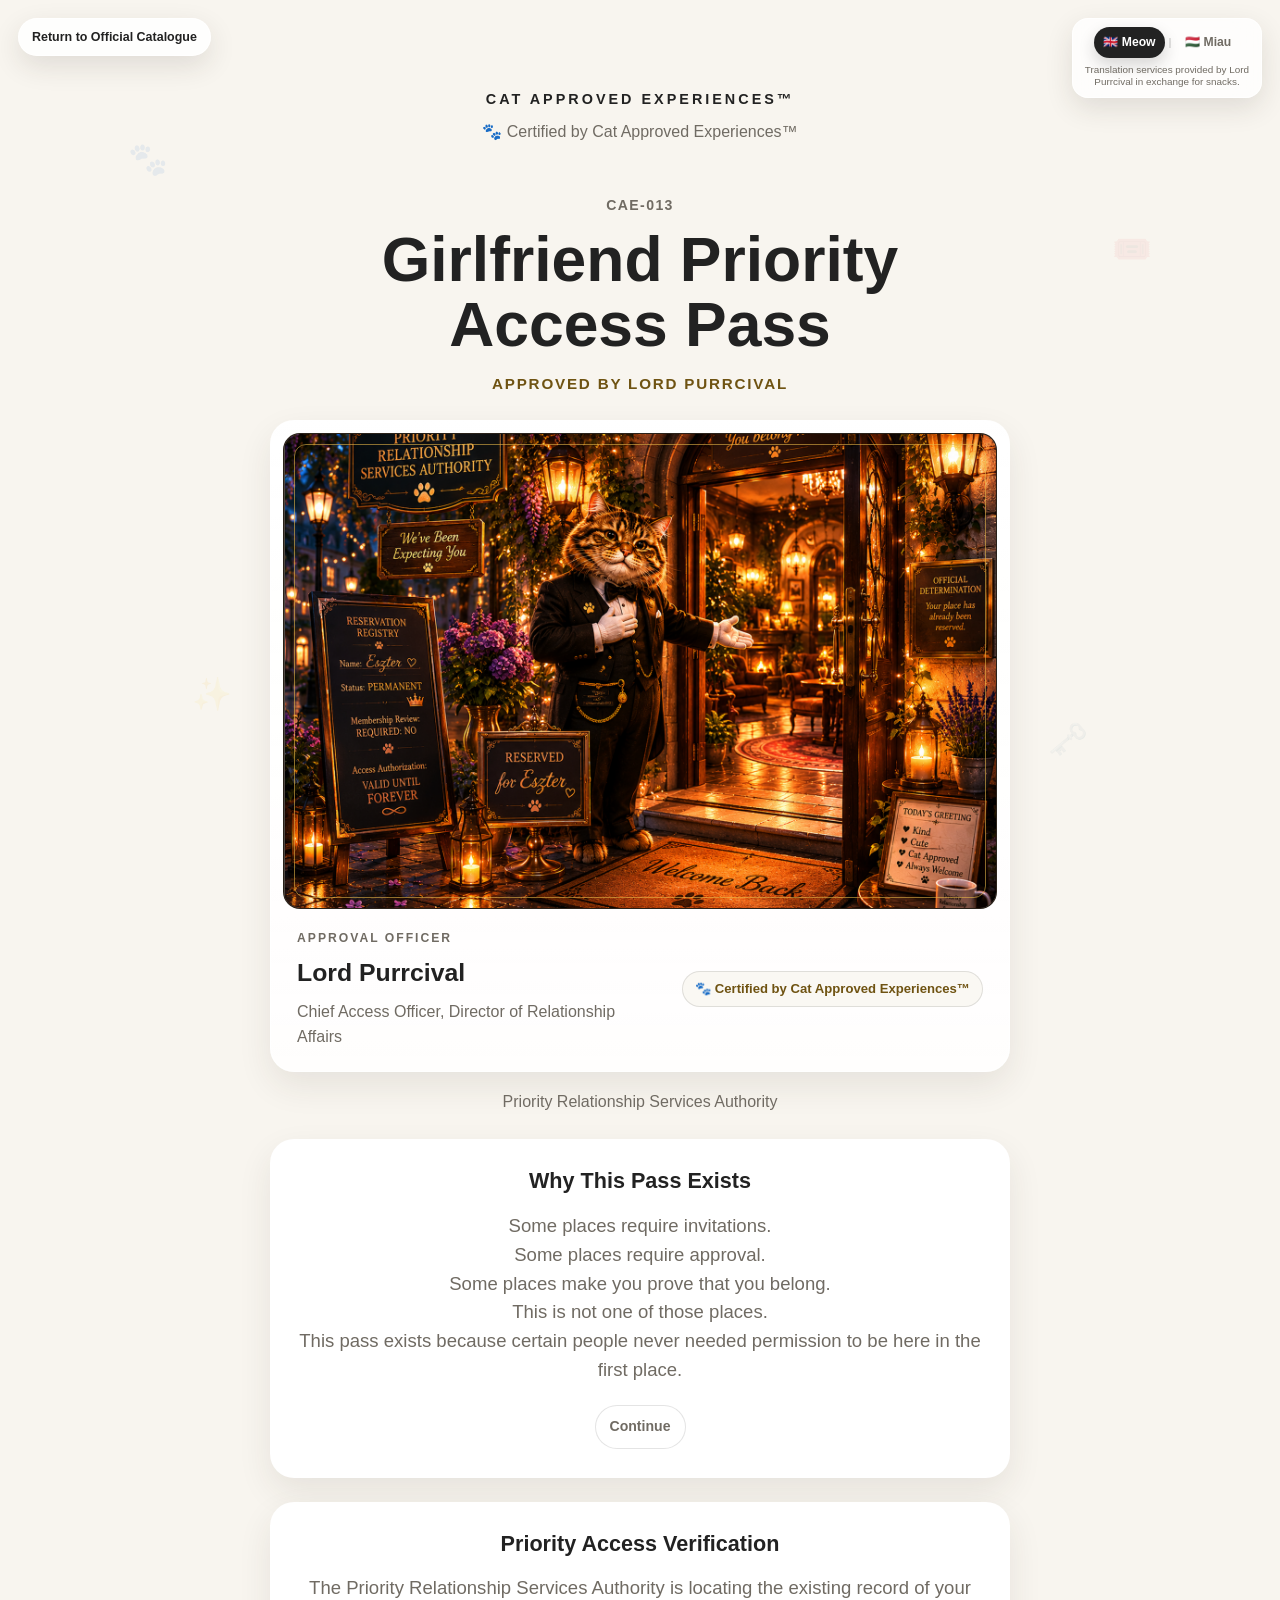
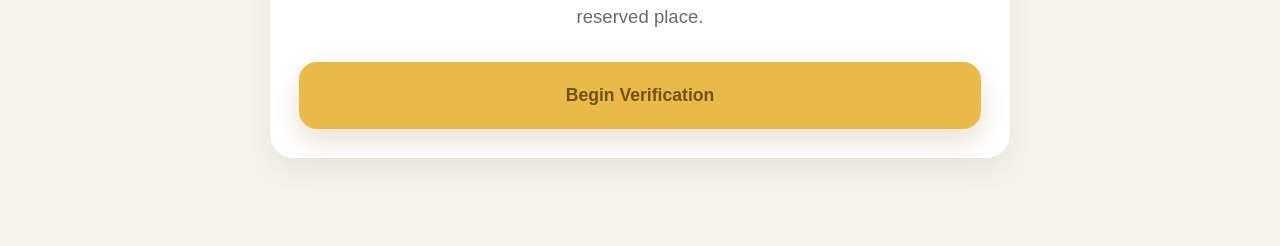
<file: girlfriend-priority-access-pass/index.html>
<!DOCTYPE html>
<html lang="en">
<head>
    <meta charset="UTF-8">
    <meta name="viewport" content="width=device-width, initial-scale=1.0">
    <title>Girlfriend Priority Access Pass | Cat Approved Experiences™</title>

    <link rel="icon" href="../shared/icons/favicon.svg" type="image/svg+xml">

    <link rel="stylesheet" href="../shared/style.css">
</head>
<body data-coupon="priorityAccess" data-coupon-id="CAE-013">

<div class="floating floating1">🐾</div>
<div class="floating floating2">🎟️</div>
<div class="floating floating3">✨</div>
<div class="floating floating4">🗝️</div>

<aside class="translator is-visible" aria-label="Cat Approved Experiences translation services" data-i18n-aria-label="translatorAriaLabel">
    <div class="language-switcher" role="group" aria-label="Language switcher" data-i18n-aria-label="languageSwitcherAriaLabel">
        <button class="lang active" type="button" data-lang="en" aria-pressed="true">
            <span aria-hidden="true">🇬🇧</span>
            <span>Meow</span>
        </button>

        <span class="language-divider" aria-hidden="true">|</span>

        <button class="lang" type="button" data-lang="hu" aria-pressed="false">
            <span aria-hidden="true">🇭🇺</span>
            <span>Miau</span>
        </button>
    </div>

    <div class="translator-note" data-i18n="translatorNote">
        Translation services provided by Lord Purrcival in exchange for snacks.
    </div>
</aside>

<main class="container credential-container">

    <header class="site-header">

        <div class="brand">

            <div class="brand-title">
                CAT APPROVED EXPERIENCES™
            </div>

            <div class="certification" data-i18n="certification">
                🐾 Certified by Cat Approved Experiences™
            </div>

        </div>

    </header>

    <section class="hero permit-hero credential-hero" aria-labelledby="coupon-title">

        <div class="coupon-id">
            CAE-013
        </div>

        <h1 id="coupon-title" data-i18n="title">
            Girlfriend Priority Access Pass
        </h1>

        <p class="approval-statement" data-i18n="approvedByLord">
            Approved by Lord Purrcival
        </p>

        <article class="approval-officer" aria-labelledby="approval-officer-name">

            <button
                class="approval-officer-media coupon-artwork-frame easter-portrait-button credential-portrait-button"
                type="button"
                data-easter-trigger
                data-easter-output="#accessOfficerNotice"
                aria-label="Lord Purrcival priority access portrait"
                data-i18n-aria-label="portraitButtonLabel"
            >
                <img
                    class="approval-officer-portrait coupon-artwork"
                    src="../shared/images/lord-purrcival/girlfriend-priority-access-pass.png"
                    alt="Lord Purrcival approving the Girlfriend Priority Access Pass"
                    data-i18n-alt="approvalOfficerPortraitAlt"
                    width="1536"
                    height="1024"
                >
            </button>

            <div class="approval-officer-details">

                <div class="approval-label" data-i18n="approvalOfficerLabel">
                    APPROVAL OFFICER
                </div>

                <h2 id="approval-officer-name" class="approval-officer-name" data-i18n="approver">
                    Lord Purrcival
                </h2>

                <div class="approval-officer-title" data-i18n="directorTitle">
                    Chief Access Officer, Director of Relationship Affairs
                </div>

                <div class="approval-officer-certification" data-i18n="certification">
                    🐾 Certified by Cat Approved Experiences™
                </div>

            </div>

        </article>

        <div
            id="accessOfficerNotice"
            class="court-notice credential-notice"
            data-easter-output
            aria-live="polite"
            hidden
        >
            <div class="court-notice-title" data-i18n="accessNoticeTitle">
                Chief Access Officer Confirmation
            </div>

            <p data-i18n="accessNoticeText">
                Holder expected by management.
            </p>
        </div>

        <div class="department" data-i18n="department">
            Priority Relationship Services Authority
        </div>

    </section>

    <section class="card credential-intro" aria-labelledby="why-pass-title">

        <h2 id="why-pass-title" data-i18n="whyPassTitle">
            Why This Pass Exists
        </h2>

        <div class="credential-lead credential-reveal-copy">
            <p data-i18n="whyPassLine1">
                Some places require invitations.
            </p>

            <p data-i18n="whyPassLine2">
                Some places require approval.
            </p>

            <p data-i18n="whyPassLine3">
                Some places make you prove that you belong.
            </p>

            <p data-i18n="whyPassLine4">
                This is not one of those places.
            </p>

            <p data-i18n="whyPassLine5">
                This pass exists because certain people never needed permission to be here in the first place.
            </p>
        </div>

        <a class="secondary-button continue-link" href="#priority-verification" data-i18n="continueButton">
            Continue
        </a>

    </section>

    <section id="priority-verification" class="card credential-intro" aria-labelledby="verification-title">

        <h2 id="verification-title" data-i18n="verificationTitle">
            Priority Access Verification
        </h2>

        <p class="credential-lead" data-i18n="verificationMessage">
            The Priority Relationship Services Authority is verifying your credentials.
        </p>

        <button
            class="redeem-button credential-button"
            type="button"
            data-narrative-start
            data-i18n="beginVerification"
            aria-busy="false"
        >
            Begin Verification
        </button>

    </section>

    <section class="request-transition credential-transition" data-narrative-transition aria-live="polite" hidden>

        <div class="request-transition-panel credential-transition-panel">

            <div class="request-transition-stamp credential-stamp" aria-hidden="true">
                🗝️
            </div>

            <div class="request-eyebrow" data-i18n="verificationTransitionTitle">
                Processing Priority Access Credential
            </div>

            <div class="transition-messages" data-narrative-transition-messages></div>

        </div>

    </section>

    <div class="credential-stages" data-narrative-stages hidden>

        <section class="card credential-card" aria-labelledby="eligibility-title">

            <h2 id="eligibility-title" data-i18n="eligibilityTitle">
                Eligibility Review
            </h2>

            <ul class="credential-checks">

                <li data-i18n="checkKnown">✔ Already Known To Management</li>
                <li data-i18n="checkWelcomed">✔ Previously Welcomed</li>
                <li data-i18n="checkArrival">✔ Expected Arrival Confirmed</li>
                <li data-i18n="checkReservation">✔ Permanent Reservation Located</li>
                <li data-i18n="checkCatApproved">✔ Cat Approved</li>

            </ul>

            <p class="credential-finding" data-i18n="allChecksPass">
                All checks pass automatically.
            </p>

        </section>

        <section class="card authorization-card credential-determination-card" aria-labelledby="determination-title">

            <h2 id="determination-title" data-i18n="determinationTitle">
                Access Determination
            </h2>

            <div class="request-eyebrow" data-i18n="priorityStatusLabel">
                Priority Access Status
            </div>

            <div class="status approved credential-status" data-i18n="approved">
                APPROVED
            </div>

            <p data-i18n="determinationMessage1">
                Review complete.
            </p>

            <p data-i18n="determinationMessage2">
                The holder's permanent welcome has been located and confirmed.
            </p>

        </section>

        <section class="card priority-pass-card" aria-labelledby="credential-title">

            <h2 id="credential-title" data-i18n="credentialTitle">
                Credential Issuance
            </h2>

            <article class="official-pass" aria-label="Official priority access pass" data-i18n-aria-label="officialPassLabel">

                <div class="official-pass-header">
                    <span data-i18n="passEyebrow">PERMANENT RELATIONSHIP CREDENTIAL</span>
                    <strong>CAE-013</strong>
                </div>

                <div class="official-pass-title" data-i18n="passTitle">
                    Girlfriend Priority Access Pass
                </div>

                <dl class="official-pass-fields">

                    <div>
                        <dt data-i18n="nameLabel">Name</dt>
                        <dd data-i18n="nameValue">Eszter</dd>
                    </div>

                    <div>
                        <dt data-i18n="statusLabel">Status</dt>
                        <dd data-i18n="statusValue">Expected</dd>
                    </div>

                    <div>
                        <dt data-i18n="reservationLabel">Reservation</dt>
                        <dd data-i18n="reservationValue">Permanent</dd>
                    </div>

                    <div>
                        <dt data-i18n="standingLabel">Standing</dt>
                        <dd data-i18n="standingValue">Always Welcome</dd>
                    </div>

                    <div>
                        <dt data-i18n="expirationLabel">Expiration</dt>
                        <dd data-i18n="expirationValue">Never</dd>
                    </div>

                </dl>

            </article>

        </section>

        <section class="card legal-authority-card" aria-labelledby="legal-title">

            <h2 id="legal-title" data-i18n="legalTitle">
                Legal Wording
            </h2>

            <p data-i18n="legalText1">
                The Priority Relationship Services Authority recognizes that certain individuals possess permanent standing within approved relationship environments.
            </p>

            <p data-i18n="legalText2">
                Accordingly, the holder of this credential is granted unrestricted access to approved affection, support, attention, cuddle resources, and relationship membership privileges.
            </p>

            <p data-i18n="legalText3">
                No further qualification, application, renewal, or revalidation shall be required.
            </p>

        </section>

        <section class="card credential-card" aria-labelledby="registry-title">

            <h2 id="registry-title" data-i18n="registryTitle">
                Access Registry
            </h2>

            <div class="credential-monitor-grid">

                <article class="monitor-card">
                    <h3 data-i18n="accessRegistryTitle">Access Registry</h3>
                    <dl>
                        <div>
                            <dt data-i18n="registryNameLabel">Holder</dt>
                            <dd data-i18n="registryNameValue">Eszter</dd>
                        </div>
                        <div>
                            <dt data-i18n="registryStatusLabel">Status</dt>
                            <dd data-i18n="registryStatusValue">EXPECTED</dd>
                        </div>
                    </dl>
                </article>

                <article class="monitor-card">
                    <h3 data-i18n="reservedPlaceTitle">Reserved Place</h3>
                    <dl>
                        <div>
                            <dt data-i18n="reservedPlaceLabel">Reserved Place</dt>
                            <dd data-i18n="reservedPlaceValue">Confirmed</dd>
                        </div>
                        <div>
                            <dt data-i18n="waitingListLabel">Waiting List</dt>
                            <dd data-i18n="waitingListValue">Not Applicable</dd>
                        </div>
                    </dl>
                </article>

                <article class="monitor-card">
                    <h3 data-i18n="relationshipStatusTitle">Relationship Status</h3>
                    <dl>
                        <div>
                            <dt data-i18n="placeLabel">Place</dt>
                            <dd data-i18n="placeValue">Already Reserved</dd>
                        </div>
                        <div>
                            <dt data-i18n="approvalReasonLabel">Reason For Approval</dt>
                            <dd data-i18n="approvalReasonValue">Already Belongs Here</dd>
                        </div>
                    </dl>
                </article>

            </div>

            <p class="credential-finding" data-i18n="governmentNotice">
                No additional qualifications required.
            </p>

        </section>

        <section class="card emotional-card credential-emotional-card" aria-labelledby="emotional-title">

            <h2 id="emotional-title" data-i18n="emotionalTitle">
                Final Emotional Message
            </h2>

            <p data-i18n="emotionalLine1">
                The pass was never about getting in faster.
            </p>

            <p data-i18n="emotionalLine2">
                It was never about special treatment.
            </p>

            <p data-i18n="emotionalLine3">
                It was simply a formal way of saying that your place was already reserved.
            </p>

            <p data-i18n="emotionalLine4">
                You don't need permission to belong.
            </p>

            <p data-i18n="emotionalLine5">
                You already do.
            </p>

            <p class="secondary-emotional-line" data-i18n="secondaryLine">
                The door will always be open for you.
            </p>

        </section>

    </div>

</main>

<script src="../shared/translations.js"></script>
<script src="../shared/app.js"></script>

</body>
</html>
</file>
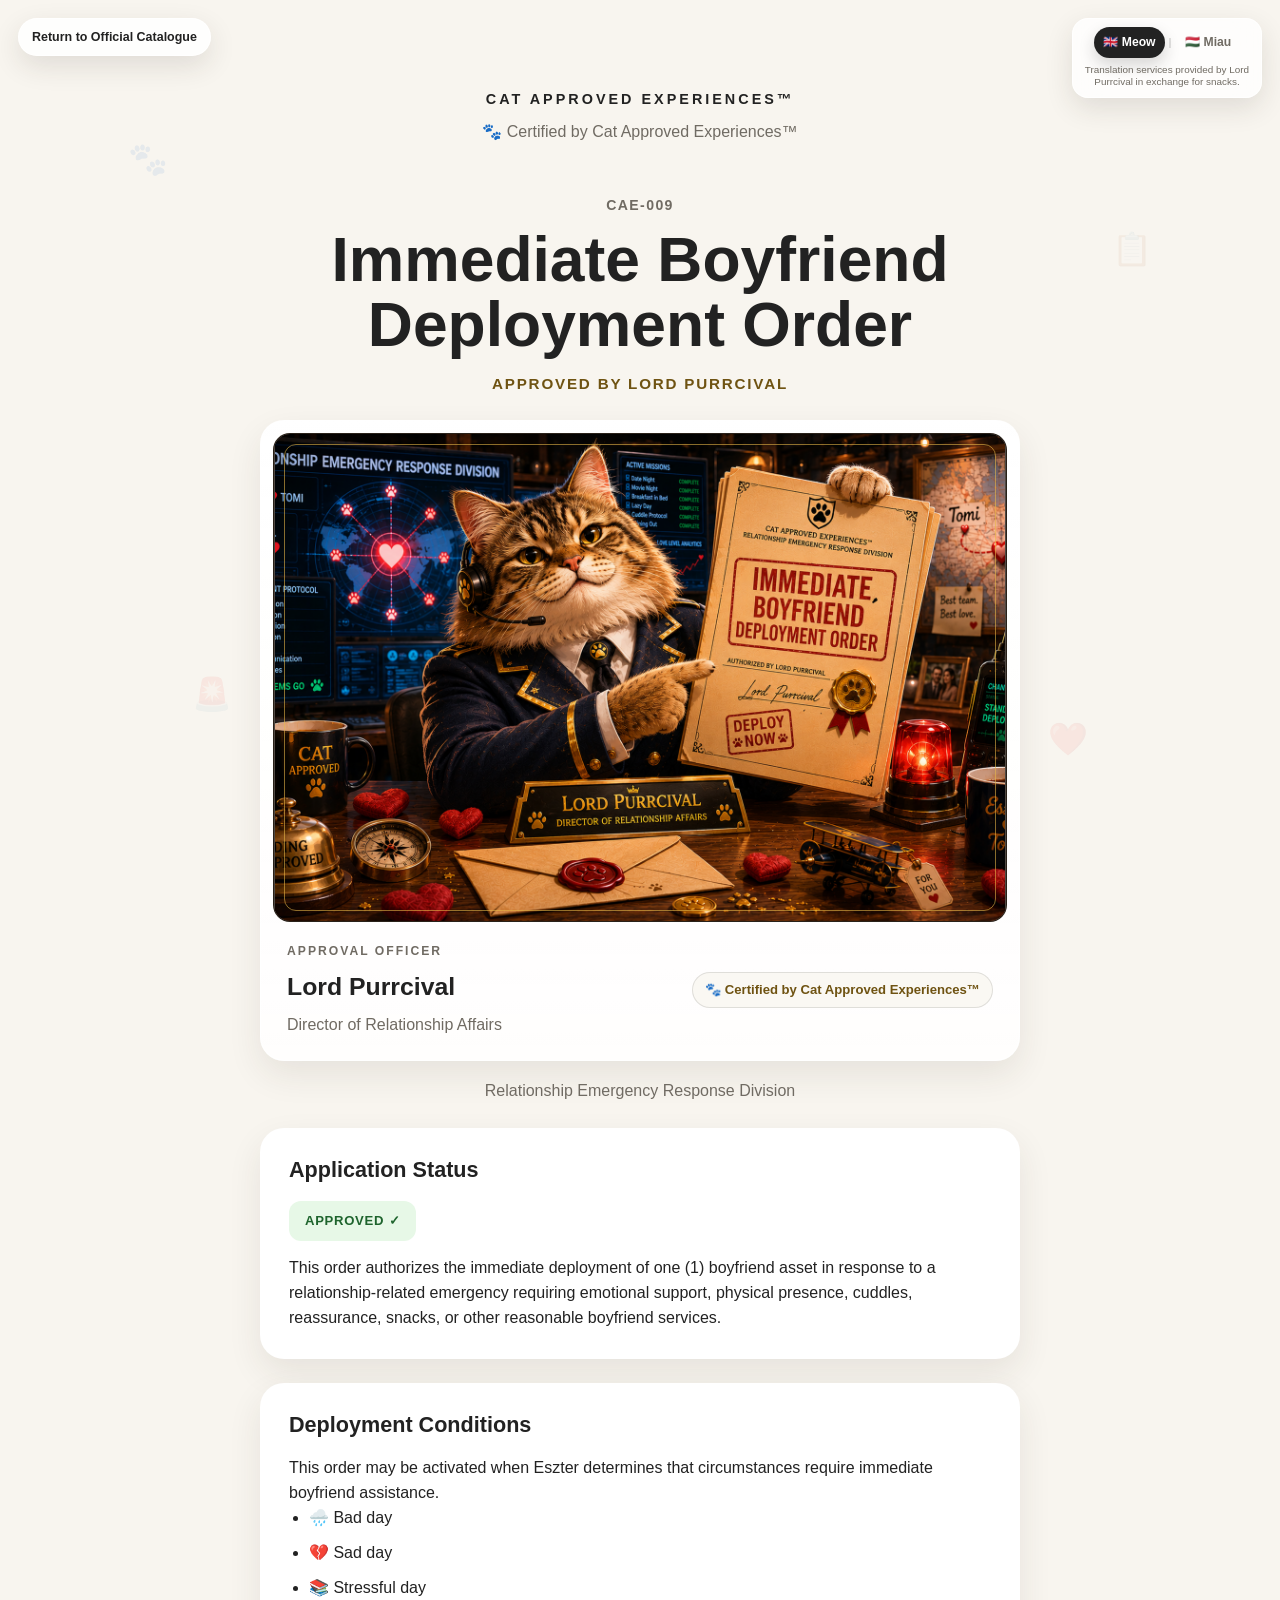
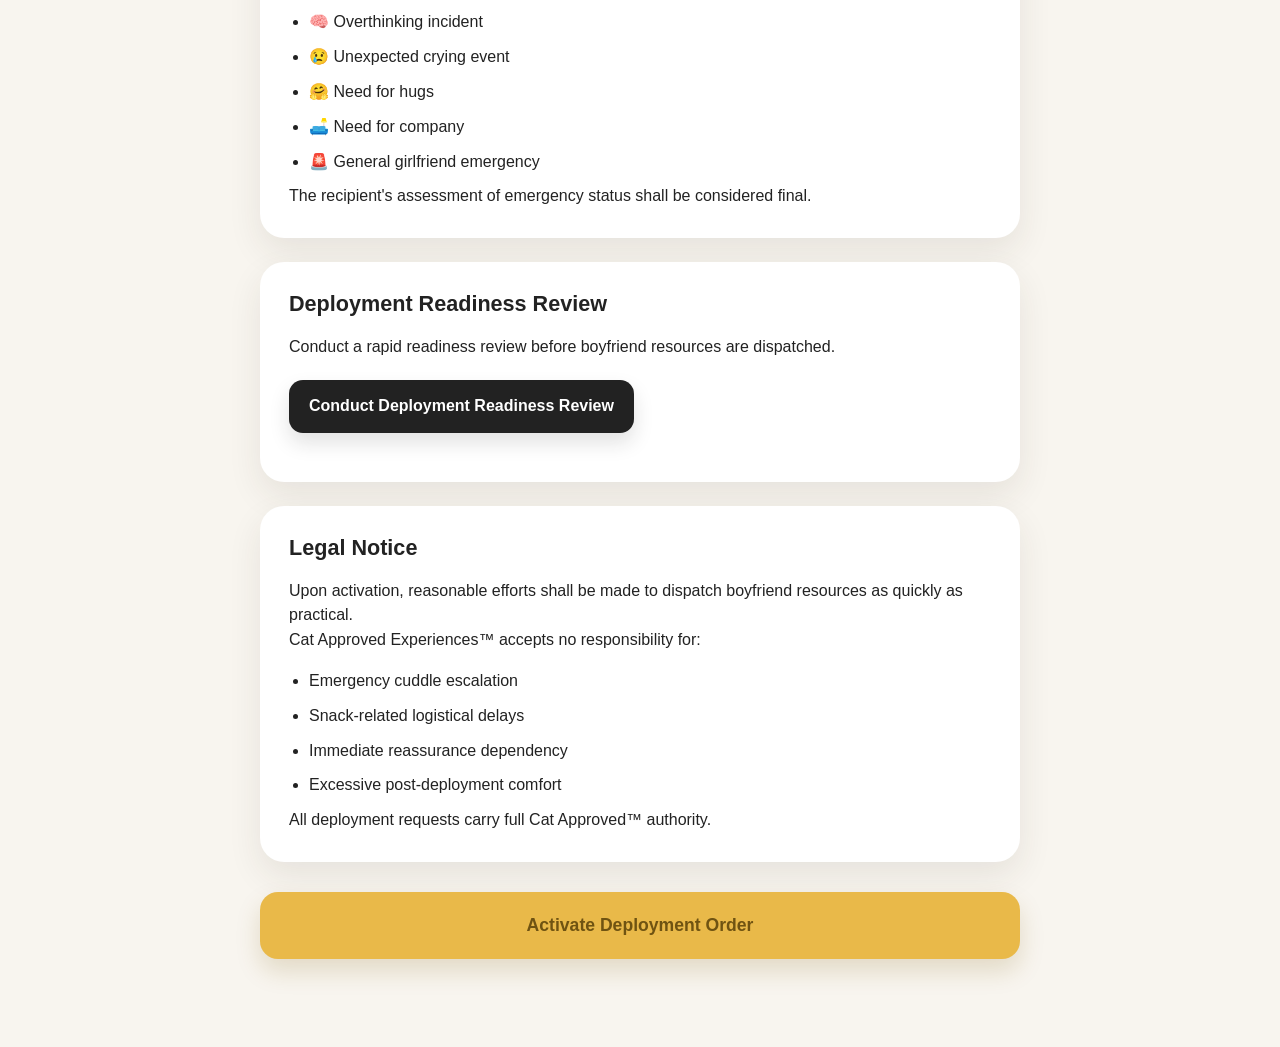
<file: immediate-boyfriend-deployment/index.html>
<!DOCTYPE html>
<html lang="en">
<head>
    <meta charset="UTF-8">
    <meta name="viewport" content="width=device-width, initial-scale=1.0">
    <title>Immediate Boyfriend Deployment Order | Cat Approved Experiences™</title>

    <link rel="icon" href="../shared/icons/favicon.svg" type="image/svg+xml">

    <link rel="stylesheet" href="../shared/style.css">
</head>
<body data-coupon="immediateBoyfriendDeployment" data-coupon-id="CAE-009">

<div class="floating floating1">🐾</div>
<div class="floating floating2">📋</div>
<div class="floating floating3">🚨</div>
<div class="floating floating4">❤️</div>

<aside class="translator is-visible" aria-label="Cat Approved Experiences translation services" data-i18n-aria-label="translatorAriaLabel">
    <div class="language-switcher" role="group" aria-label="Language switcher" data-i18n-aria-label="languageSwitcherAriaLabel">
        <button class="lang active" type="button" data-lang="en" aria-pressed="true">
            <span aria-hidden="true">🇬🇧</span>
            <span>Meow</span>
        </button>

        <span class="language-divider" aria-hidden="true">|</span>

        <button class="lang" type="button" data-lang="hu" aria-pressed="false">
            <span aria-hidden="true">🇭🇺</span>
            <span>Miau</span>
        </button>
    </div>

    <div class="translator-note" data-i18n="translatorNote">
        Translation services provided by Lord Purrcival in exchange for snacks.
    </div>
</aside>

<main class="container">

    <header class="site-header">

        <div class="brand">

            <div class="brand-title">
                CAT APPROVED EXPERIENCES™
            </div>

            <div class="certification" data-i18n="certification">
                🐾 Certified by Cat Approved Experiences™
            </div>

        </div>

    </header>

    <div data-coupon-content>

        <section class="hero permit-hero" aria-labelledby="coupon-title">

            <div class="coupon-id">
                CAE-009
            </div>

            <h1 id="coupon-title" data-i18n="title">
                Immediate Boyfriend Deployment Order
            </h1>

            <p class="approval-statement" data-i18n="approvedByLord">
                Approved by Lord Purrcival
            </p>

            <article class="approval-officer" aria-labelledby="approval-officer-name">

                <div class="approval-officer-media coupon-artwork-frame">
                    <img
                        class="approval-officer-portrait coupon-artwork"
                        src="../shared/images/lord-purrcival/boyfriend-deployment.png"
                        alt="Lord Purrcival serving as official approval officer for the Immediate Boyfriend Deployment Order"
                        data-i18n-alt="approvalOfficerPortraitAlt"
                        width="1536"
                        height="1024"
                    >
                </div>

                <div class="approval-officer-details">

                    <div class="approval-label" data-i18n="approvalOfficerLabel">
                        APPROVAL OFFICER
                    </div>

                    <h2 id="approval-officer-name" class="approval-officer-name" data-i18n="approver">
                        Lord Purrcival
                    </h2>

                    <div class="approval-officer-title" data-i18n="directorTitle">
                        Director of Relationship Affairs
                    </div>

                    <div class="approval-officer-certification" data-i18n="certification">
                        🐾 Certified by Cat Approved Experiences™
                    </div>

                </div>

            </article>

            <div class="department" data-i18n="department">
                Relationship Emergency Response Division
            </div>

        </section>

        <section class="card">

            <h2 data-i18n="applicationStatus">
                Application Status
            </h2>

            <div class="status approved" data-i18n="approved">
                APPROVED ✓
            </div>

            <p data-i18n="applicationText">
                This order authorizes the immediate deployment of one (1) boyfriend asset in response to a relationship-related emergency requiring emotional support, physical presence, cuddles, reassurance, snacks, or other reasonable boyfriend services.
            </p>

        </section>

        <section class="card">

            <h2 data-i18n="conditions">
                Deployment Conditions
            </h2>

            <p data-i18n="conditionsIntro">
                This order may be activated when Eszter determines that circumstances require immediate boyfriend assistance.
            </p>

            <ul class="benefits">

                <li data-i18n="condition1">🌧️ Bad day</li>
                <li data-i18n="condition2">💔 Sad day</li>
                <li data-i18n="condition3">📚 Stressful day</li>
                <li data-i18n="condition4">🧠 Overthinking incident</li>
                <li data-i18n="condition5">😢 Unexpected crying event</li>
                <li data-i18n="condition6">🤗 Need for hugs</li>
                <li data-i18n="condition7">🛋️ Need for company</li>
                <li data-i18n="condition8">🚨 General girlfriend emergency</li>

            </ul>

            <p data-i18n="conditionsFinal">
                The recipient's assessment of emergency status shall be considered final.
            </p>

        </section>

        <section class="card action-card">

            <h2 data-i18n="reviewTitle">
                Deployment Readiness Review
            </h2>

            <p data-i18n="reviewDescription">
                Conduct a rapid readiness review before boyfriend resources are dispatched.
            </p>

            <button
                id="reviewButton"
                class="action-button"
                type="button"
                data-action="boyfriendDeploymentReview"
                data-action-output="#reviewOutput"
                data-i18n="reviewButton"
                aria-controls="reviewOutput"
                aria-busy="false"
            >
                Conduct Deployment Readiness Review
            </button>

            <div id="reviewOutput" class="action-output" aria-live="polite"></div>

        </section>

        <section class="card">

            <h2 data-i18n="legalNotice">
                Legal Notice
            </h2>

            <p data-i18n="legalText1">
                Upon activation, reasonable efforts shall be made to dispatch boyfriend resources as quickly as practical.
            </p>

            <p data-i18n="legalText2">
                Cat Approved Experiences™ accepts no responsibility for:
            </p>

            <ul class="legal-list">

                <li data-i18n="legal1">Emergency cuddle escalation</li>
                <li data-i18n="legal2">Snack-related logistical delays</li>
                <li data-i18n="legal3">Immediate reassurance dependency</li>
                <li data-i18n="legal4">Excessive post-deployment comfort</li>

            </ul>

            <p data-i18n="legalText3">
                All deployment requests carry full Cat Approved™ authority.
            </p>

        </section>

        <button
            id="redeemButton"
            class="redeem-button"
            type="button"
            data-request="boyfriendDeployment"
            data-i18n="redeemButton"
            aria-busy="false"
        >
            Activate Deployment Order
        </button>

    </div>

    <section class="request-transition" data-request-transition aria-live="polite" hidden>

        <div class="request-transition-panel">

            <div class="request-transition-stamp" aria-hidden="true">
                🐾
            </div>

            <div class="request-eyebrow" data-i18n="requestTransitionTitle">
                Processing Emergency Deployment File
            </div>

            <div class="transition-messages" data-transition-messages></div>

        </div>

    </section>

    <section class="request-screen" data-request-screen hidden>

        <button class="secondary-button" type="button" data-request-back data-i18n="requestBackButton">
            Return to Order
        </button>

        <div class="request-panel" data-request-intro>

            <div class="request-eyebrow" data-i18n="requestScreenEyebrow">
                CAE-009 EMERGENCY DEPLOYMENT FILE
            </div>

            <h1 data-i18n="requestScreenTitle">
                Boyfriend Deployment Request
            </h1>

            <div class="request-greeting">
                <p data-i18n="requestGreeting">
                    Dear Eszter,
                </p>

                <p data-i18n="requestIntroText">
                    Lord Purrcival is ready to process your emergency relationship response request.
                </p>
            </div>

            <form class="request-form" data-request-form novalidate>

                <fieldset>

                    <legend data-i18n="requestEmergencyTitle">
                        Emergency Classification
                    </legend>

                    <div class="form-grid">

                        <label>
                            <span data-i18n="requestEmergencyLabel">Emergency type</span>
                            <select name="emergencyType" data-request-field required>
                                <option value="" data-i18n="requestEmergencyPlaceholder">Select emergency type</option>
                                <option value="badDay" data-i18n="emergencyBadDay">Bad day</option>
                                <option value="sadDay" data-i18n="emergencySadDay">Sad day</option>
                                <option value="stressfulDay" data-i18n="emergencyStressfulDay">Stressful day</option>
                                <option value="overthinking" data-i18n="emergencyOverthinking">Overthinking incident</option>
                                <option value="crying" data-i18n="emergencyCrying">Unexpected crying event</option>
                                <option value="hugs" data-i18n="emergencyHugs">Need for hugs</option>
                                <option value="company" data-i18n="emergencyCompany">Need for company</option>
                                <option value="general" data-i18n="emergencyGeneral">General girlfriend emergency</option>
                            </select>
                        </label>

                        <label>
                            <span data-i18n="requestResponseLabel">Requested response</span>
                            <select name="requestedResponse" data-request-field required>
                                <option value="" data-i18n="requestResponsePlaceholder">Select requested response</option>
                                <option value="presence" data-i18n="responsePresence">Immediate physical presence</option>
                                <option value="cuddles" data-i18n="responseCuddles">Cuddle deployment</option>
                                <option value="reassurance" data-i18n="responseReassurance">Reassurance protocol</option>
                                <option value="snacks" data-i18n="responseSnacks">Snack support</option>
                                <option value="company" data-i18n="responseCompany">Quiet company</option>
                            </select>
                        </label>

                    </div>

                </fieldset>

                <fieldset>

                    <legend data-i18n="requestDeploymentTitle">
                        Deployment Instructions
                    </legend>

                    <label>
                        <span data-i18n="requestLocationLabel">Where should Tomi report?</span>
                        <input
                            type="text"
                            name="deploymentLocation"
                            placeholder="Sofa, bed, phone call, outside, or other official response location."
                            data-i18n-placeholder="requestLocationPlaceholder"
                            data-request-field
                            required
                        >
                    </label>

                    <label>
                        <span data-i18n="requestSupportLabel">What kind of support is needed?</span>
                        <textarea
                            name="supportNeeded"
                            rows="4"
                            placeholder="Hugs, reassurance, snacks, company, problem-solving delay, or other reasonable boyfriend services."
                            data-i18n-placeholder="requestSupportPlaceholder"
                            data-request-field
                            required
                        ></textarea>
                    </label>

                    <label>
                        <span data-i18n="requestNotesLabel">Additional notes</span>
                        <textarea
                            name="additionalNotes"
                            rows="3"
                            placeholder="Optional context, urgency details, comfort instructions, or snack intelligence."
                            data-i18n-placeholder="requestNotesPlaceholder"
                            data-request-field
                        ></textarea>
                    </label>

                    <p class="form-note" data-i18n="requestDeploymentNote">
                        Eszter's assessment of emergency status is final. Tomi will be assigned to the case immediately.
                    </p>

                </fieldset>

                <div data-request-output aria-live="polite"></div>

                <button class="redeem-button request-submit-button" type="submit" data-i18n="requestSubmitButton">
                    Submit Deployment Request
                </button>

            </form>

        </div>

        <div class="request-panel request-confirmation" data-request-confirmation hidden>

            <div class="status approved" data-request-success-title>
                DEPLOYMENT ORDER ACTIVATED ✓
            </div>

            <div class="request-confirmation-copy" data-request-success-lines>
                <p>Dear Eszter,</p>
                <p>Your emergency boyfriend deployment request has been officially recorded by Cat Approved Experiences™.</p>
                <p>Tomi has been assigned as the responding boyfriend asset.</p>
                <p>Lord Purrcival recognizes your assessment of emergency status as final.</p>
            </div>

            <h2 data-i18n="requestConfirmationSummaryTitle">
                Submitted Deployment Details
            </h2>

            <dl class="request-summary" data-request-summary></dl>

        </div>

    </section>

</main>

<script src="../shared/translations.js"></script>
<script src="../shared/app.js"></script>

</body>
</html>
</file>
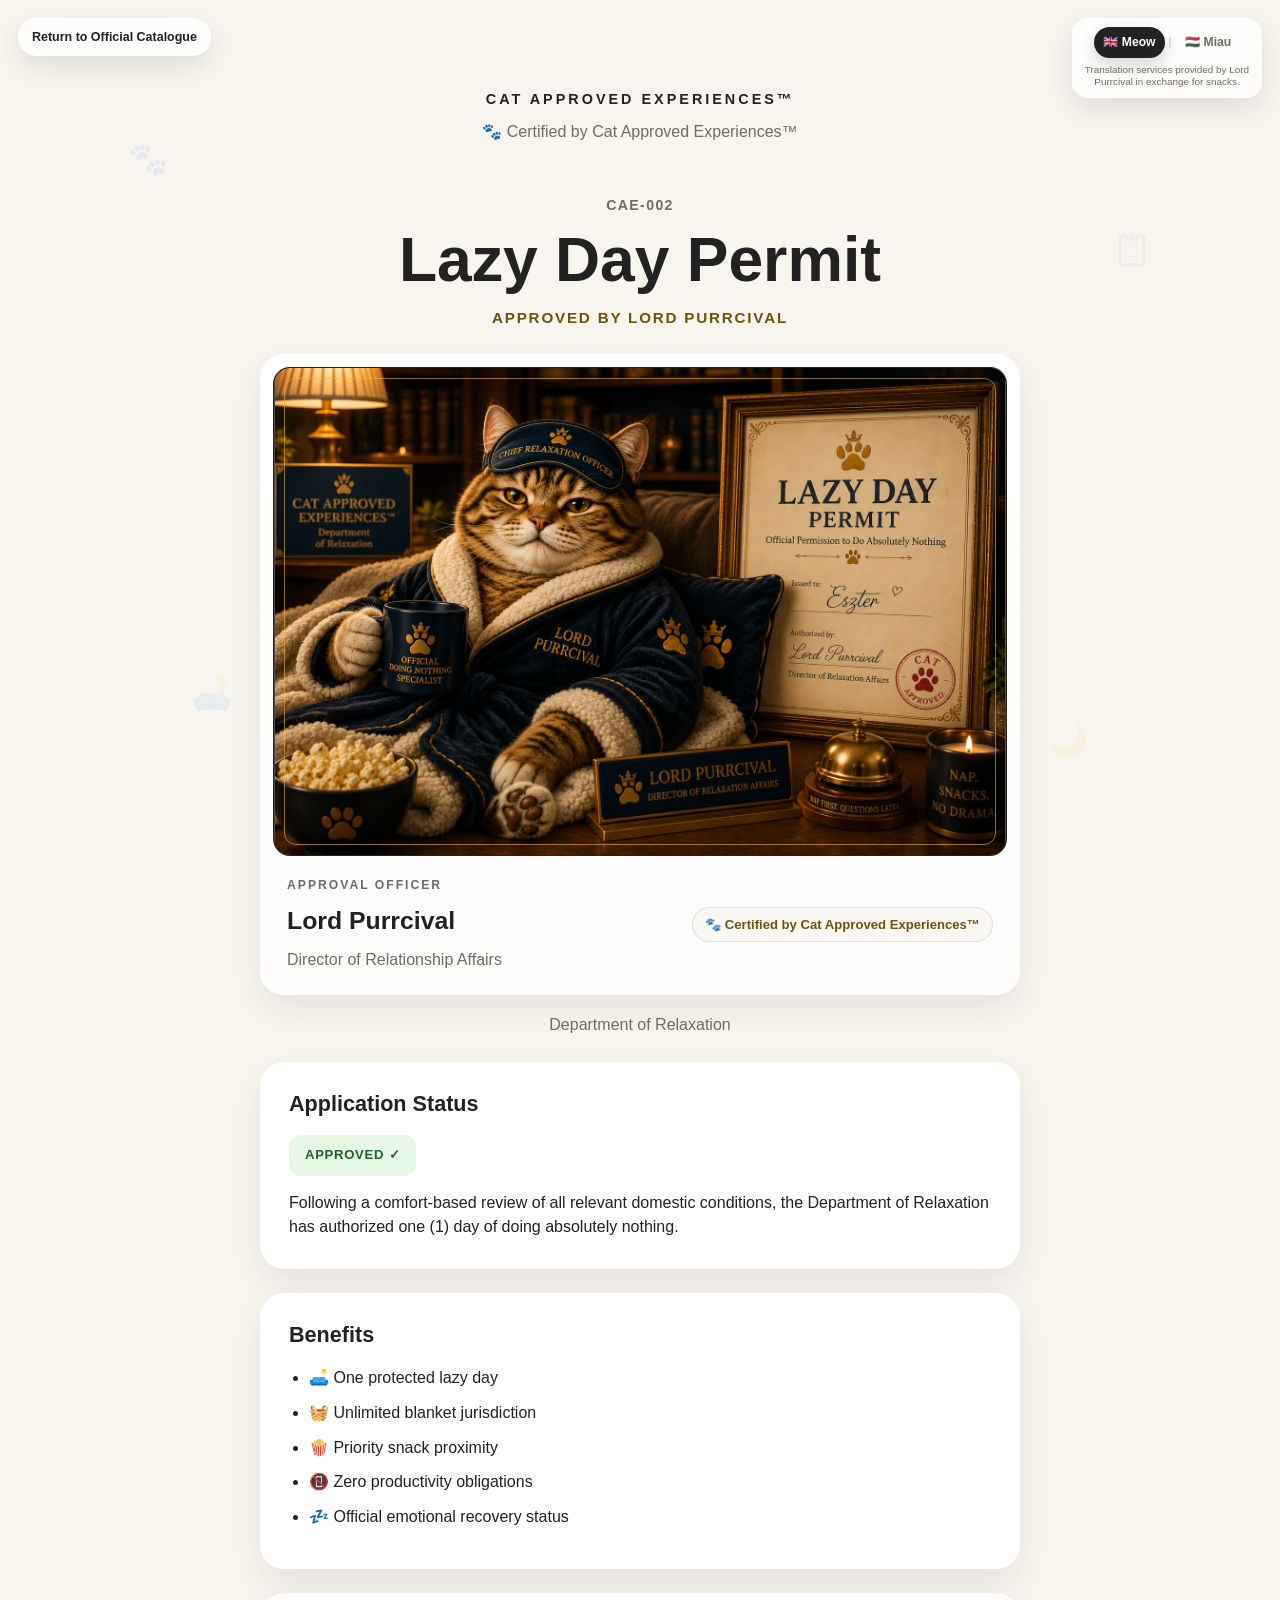
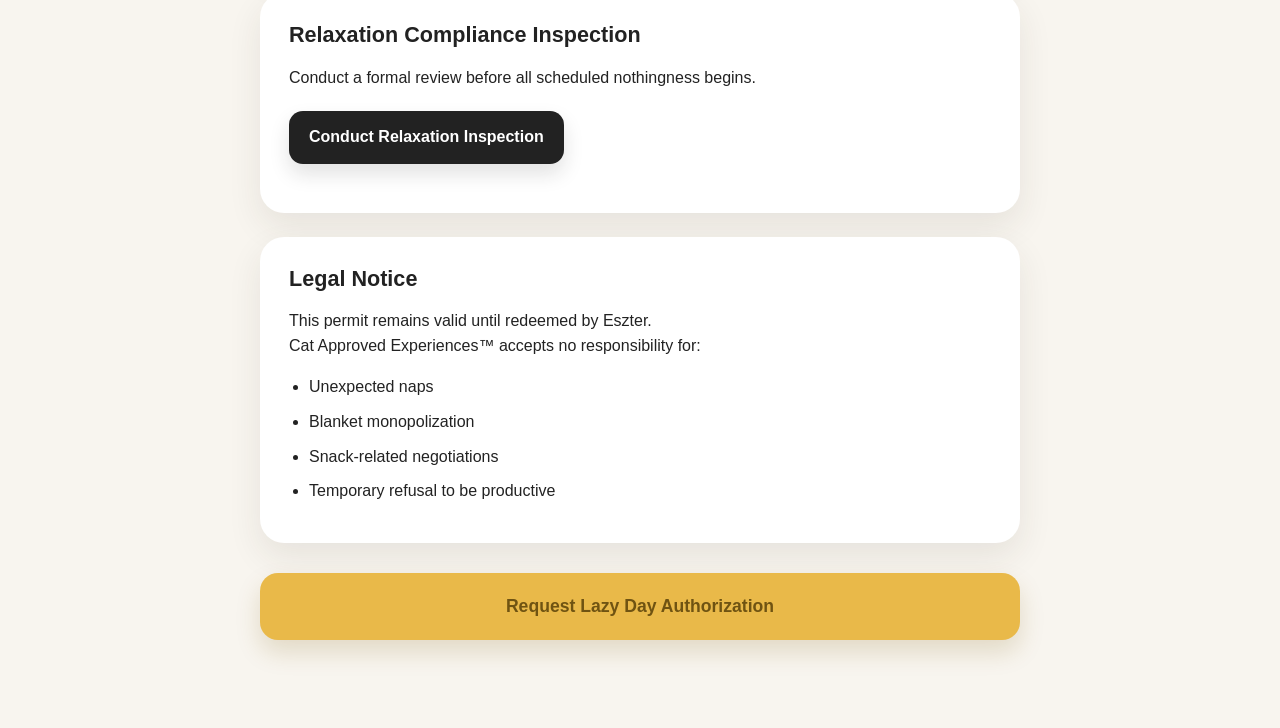
<file: lazy-day/index.html>
<!DOCTYPE html>
<html lang="en">
<head>
    <meta charset="UTF-8">
    <meta name="viewport" content="width=device-width, initial-scale=1.0">
    <title>Lazy Day Permit | Cat Approved Experiences™</title>

    <link rel="icon" href="../shared/icons/favicon.svg" type="image/svg+xml">

    <link rel="stylesheet" href="../shared/style.css">
</head>
<body data-coupon="lazyDay" data-coupon-id="CAE-002">

<div class="floating floating1">🐾</div>
<div class="floating floating2">📋</div>
<div class="floating floating3">🛋️</div>
<div class="floating floating4">🌙</div>

<aside class="translator is-visible" aria-label="Cat Approved Experiences translation services" data-i18n-aria-label="translatorAriaLabel">
    <div class="language-switcher" role="group" aria-label="Language switcher" data-i18n-aria-label="languageSwitcherAriaLabel">
        <button class="lang active" type="button" data-lang="en" aria-pressed="true">
            <span aria-hidden="true">🇬🇧</span>
            <span>Meow</span>
        </button>

        <span class="language-divider" aria-hidden="true">|</span>

        <button class="lang" type="button" data-lang="hu" aria-pressed="false">
            <span aria-hidden="true">🇭🇺</span>
            <span>Miau</span>
        </button>
    </div>

    <div class="translator-note" data-i18n="translatorNote">
        Translation services provided by Lord Purrcival in exchange for snacks.
    </div>
</aside>

<main class="container">

    <header class="site-header">

        <div class="brand">

            <div class="brand-title">
                CAT APPROVED EXPERIENCES™
            </div>

            <div class="certification" data-i18n="certification">
                🐾 Certified by Cat Approved Experiences™
            </div>

        </div>

    </header>

    <div data-coupon-content>

        <section class="hero permit-hero" aria-labelledby="coupon-title">

            <div class="coupon-id">
                CAE-002
            </div>

            <h1 id="coupon-title" data-i18n="title">
                Lazy Day Permit
            </h1>

            <p class="approval-statement" data-i18n="approvedByLord">
                Approved by Lord Purrcival
            </p>

            <article class="approval-officer" aria-labelledby="approval-officer-name">

                <div class="approval-officer-media coupon-artwork-frame">
                    <img
                        class="approval-officer-portrait coupon-artwork"
                        src="../shared/images/lord-purrcival/lazy-day.png"
                        alt="Lord Purrcival serving as official approval officer for the Lazy Day Permit"
                        data-i18n-alt="approvalOfficerPortraitAlt"
                        width="1536"
                        height="1024"
                    >
                </div>

                <div class="approval-officer-details">

                    <div class="approval-label" data-i18n="approvalOfficerLabel">
                        APPROVAL OFFICER
                    </div>

                    <h2 id="approval-officer-name" class="approval-officer-name" data-i18n="approver">
                        Lord Purrcival
                    </h2>

                    <div class="approval-officer-title" data-i18n="directorTitle">
                        Director of Relationship Affairs
                    </div>

                    <div class="approval-officer-certification" data-i18n="certification">
                        🐾 Certified by Cat Approved Experiences™
                    </div>

                </div>

            </article>

            <div class="department" data-i18n="department">
                Department of Relaxation
            </div>

        </section>

        <section class="card">

            <h2 data-i18n="applicationStatus">
                Application Status
            </h2>

            <div class="status approved" data-i18n="approved">
                APPROVED ✓
            </div>

            <p data-i18n="applicationText">
                Following a comfort-based review of all relevant domestic conditions, the Department of Relaxation has authorized one (1) day of doing absolutely nothing.
            </p>

        </section>

        <section class="card">

            <h2 data-i18n="benefits">
                Benefits
            </h2>

            <ul class="benefits">

                <li data-i18n="benefit1">🛋️ One protected lazy day</li>
                <li data-i18n="benefit2">🧺 Unlimited blanket jurisdiction</li>
                <li data-i18n="benefit3">🍿 Priority snack proximity</li>
                <li data-i18n="benefit4">📵 Zero productivity obligations</li>
                <li data-i18n="benefit5">💤 Official emotional recovery status</li>

            </ul>

        </section>

        <section class="card action-card">

            <h2 data-i18n="inspectionTitle">
                Relaxation Compliance Inspection
            </h2>

            <p data-i18n="inspectionDescription">
                Conduct a formal review before all scheduled nothingness begins.
            </p>

            <button
                id="inspectionButton"
                class="action-button"
                type="button"
                data-action="lazyDayInspection"
                data-action-output="#inspectionOutput"
                data-i18n="inspectionButton"
                aria-controls="inspectionOutput"
                aria-busy="false"
            >
                Conduct Relaxation Inspection
            </button>

            <div id="inspectionOutput" class="action-output" aria-live="polite"></div>

        </section>

        <section class="card">

            <h2 data-i18n="legalNotice">
                Legal Notice
            </h2>

            <p data-i18n="legalText1">
                This permit remains valid until redeemed by Eszter.
            </p>

            <p data-i18n="legalText2">
                Cat Approved Experiences™ accepts no responsibility for:
            </p>

            <ul class="legal-list">

                <li data-i18n="legal1">Unexpected naps</li>
                <li data-i18n="legal2">Blanket monopolization</li>
                <li data-i18n="legal3">Snack-related negotiations</li>
                <li data-i18n="legal4">Temporary refusal to be productive</li>

            </ul>

        </section>

        <button
            id="redeemButton"
            class="redeem-button"
            type="button"
            data-request="lazyDayPermit"
            data-i18n="redeemButton"
            aria-busy="false"
        >
            Request Lazy Day Authorization
        </button>

    </div>

    <section class="request-transition" data-request-transition aria-live="polite" hidden>

        <div class="request-transition-panel">

            <div class="request-transition-stamp" aria-hidden="true">
                🐾
            </div>

            <div class="request-eyebrow" data-i18n="requestTransitionTitle">
                Processing Relaxation File
            </div>

            <div class="transition-messages" data-transition-messages></div>

        </div>

    </section>

    <section class="request-screen" data-request-screen hidden>

        <button class="secondary-button" type="button" data-request-back data-i18n="requestBackButton">
            Return to Permit
        </button>

        <div class="request-panel" data-request-intro>

            <div class="request-eyebrow" data-i18n="requestScreenEyebrow">
                CAE-002 REQUEST FORM
            </div>

            <h1 data-i18n="requestScreenTitle">
                Lazy Day Request
            </h1>

            <div class="request-greeting">
                <p data-i18n="requestGreeting">
                    Dear Eszter,
                </p>

                <p data-i18n="requestIntroText">
                    Lord Purrcival is ready to process your official inactivity request.
                </p>
            </div>

            <form class="request-form" data-request-form novalidate>

                <fieldset>

                    <legend data-i18n="requestTimingTitle">
                        Requested Relaxation Date
                    </legend>

                    <div class="form-grid">

                        <label>
                            <span data-i18n="requestDateLabel">Lazy day date</span>
                            <input type="date" name="selectedDate" data-request-date data-request-field required>
                        </label>

                        <label>
                            <span data-i18n="requestModeLabel">Relaxation mode</span>
                            <select name="relaxationMode" data-request-field required>
                                <option value="" data-i18n="requestModePlaceholder">Select relaxation mode</option>
                                <option value="couch" data-i18n="relaxationModeCouch">Couch Mode</option>
                                <option value="blanket" data-i18n="relaxationModeBlanket">Blanket Burrito</option>
                                <option value="potato" data-i18n="relaxationModePotato">Silent Potato</option>
                                <option value="vampire" data-i18n="relaxationModeVampire">Vampire Mode</option>
                                <option value="hibernation" data-i18n="relaxationModeHibernation">Protected Hibernation</option>
                            </select>
                        </label>

                    </div>

                    <p
                        class="form-note"
                        data-option-description="relaxationMode"
                        data-option-description-placeholder="requestModeDescriptionPlaceholder"
                        aria-live="polite"
                    >
                        Select a relaxation mode to view its official permit explanation.
                    </p>

                </fieldset>

                <fieldset>

                    <legend data-i18n="requestPreferencesTitle">
                        Comfort Materials
                    </legend>

                    <label>
                        <span data-i18n="requestSnackLabel">Snack preference</span>
                        <textarea
                            name="snackPreference"
                            rows="3"
                            placeholder="List preferred snacks, treats, or sofa-adjacent supplies."
                            data-i18n-placeholder="requestSnackPlaceholder"
                            data-request-field
                        ></textarea>
                    </label>

                    <label>
                        <span data-i18n="requestRestConditionsLabel">Rest conditions</span>
                        <input
                            type="text"
                            name="restConditions"
                            placeholder="Curtains, lights, quiet level, and movement restrictions."
                            data-i18n-placeholder="requestRestConditionsPlaceholder"
                            data-request-field
                        >
                    </label>

                    <label>
                        <span data-i18n="requestSpecialLabel">Optional special request</span>
                        <textarea
                            name="specialRequest"
                            rows="4"
                            placeholder="Add any legally relevant blanket, pillow, quiet, or cuddling requirements."
                            data-i18n-placeholder="requestSpecialPlaceholder"
                            data-request-field
                        ></textarea>
                    </label>

                    <p class="form-note" data-i18n="requestSpecialNote">
                        Snack, rest-condition, and special-request details are optional supporting materials for Tomi's fulfillment review.
                    </p>

                </fieldset>

                <div data-request-output aria-live="polite"></div>

                <button class="redeem-button request-submit-button" type="submit" data-i18n="requestSubmitButton">
                    Submit Relaxation Request
                </button>

            </form>

        </div>

        <div class="request-panel request-confirmation" data-request-confirmation hidden>

            <div class="status approved" data-request-success-title>
                REQUEST REGISTERED ✓
            </div>

            <div class="request-confirmation-copy" data-request-success-lines>
                <p>Dear Eszter,</p>
                <p>Your Lazy Day request has been officially recorded by Cat Approved Experiences™.</p>
                <p>Tomi has been assigned to comfort support.</p>
                <p>Lord Purrcival recommends immediate non-productivity while the submitted relaxation parameters are reviewed.</p>
            </div>

            <h2 data-i18n="requestConfirmationSummaryTitle">
                Submitted Request Details
            </h2>

            <dl class="request-summary" data-request-summary></dl>

        </div>

    </section>

</main>

<script src="../shared/translations.js"></script>
<script src="../shared/app.js"></script>

</body>
</html>
</file>
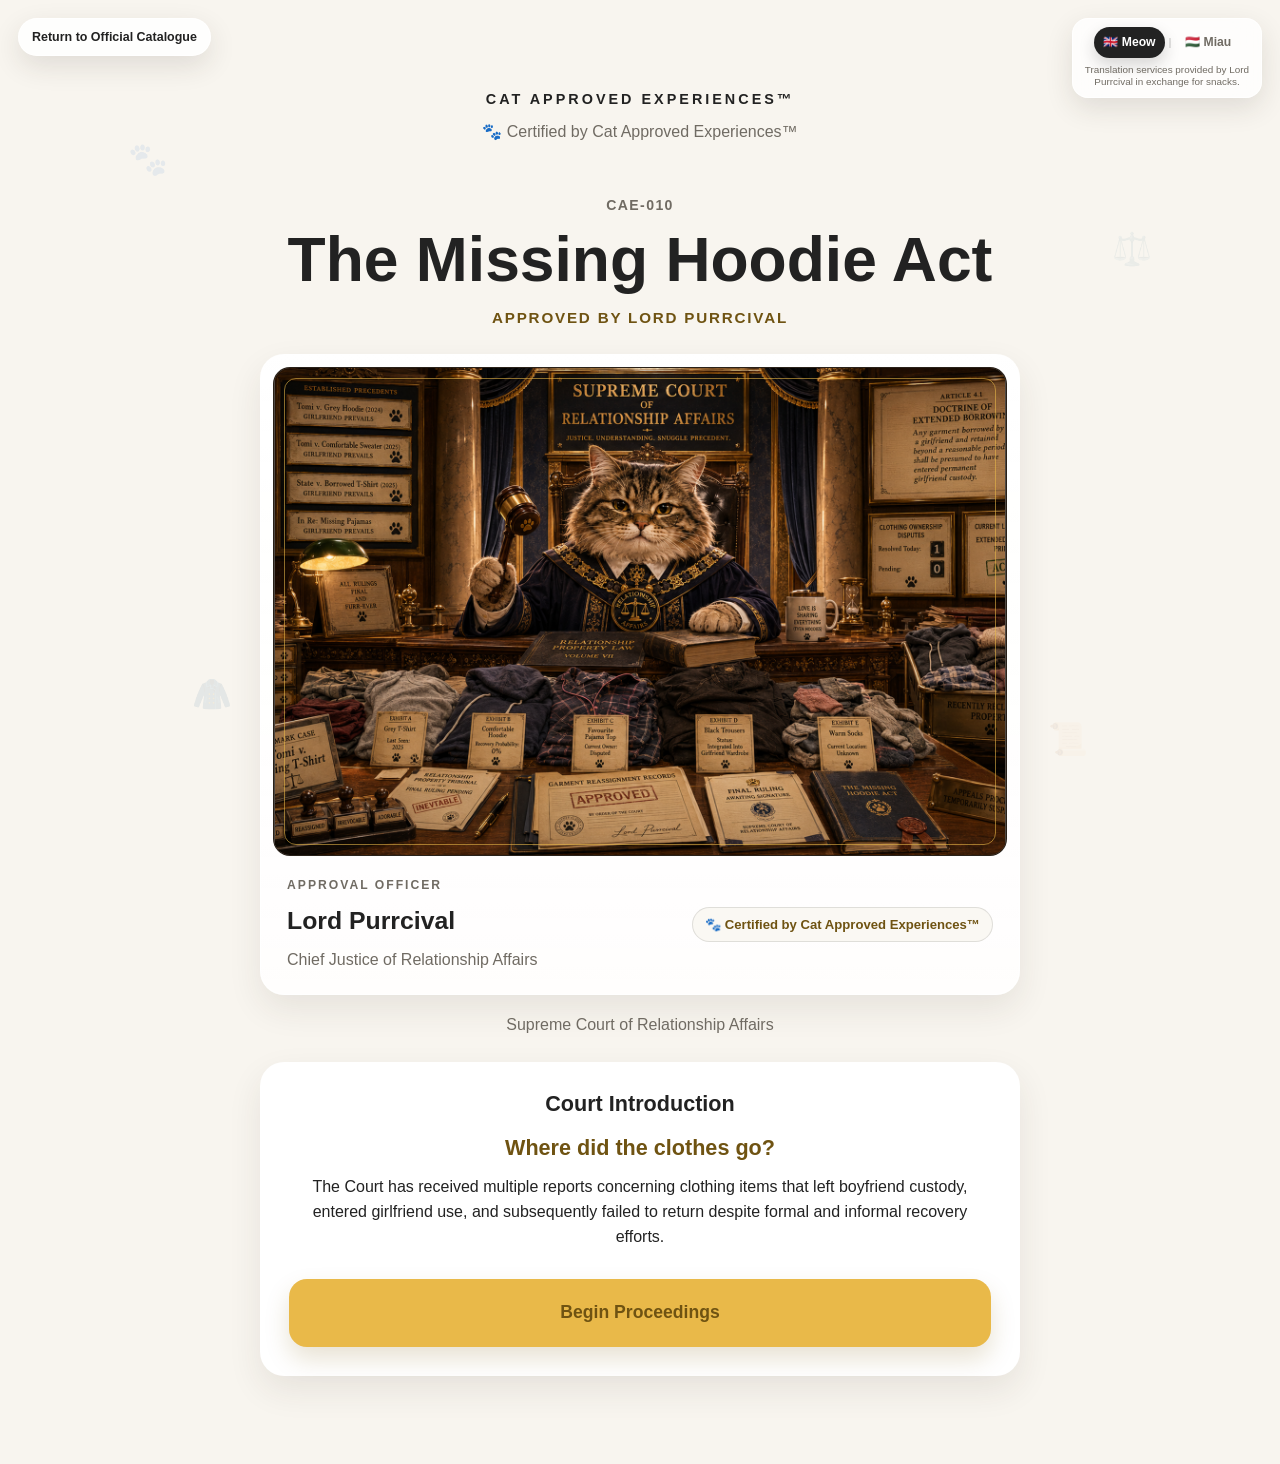
<file: missing-hoodie-act/index.html>
<!DOCTYPE html>
<html lang="en">
<head>
    <meta charset="UTF-8">
    <meta name="viewport" content="width=device-width, initial-scale=1.0">
    <title>The Missing Hoodie Act | Cat Approved Experiences™</title>

    <link rel="icon" href="../shared/icons/favicon.svg" type="image/svg+xml">

    <link rel="stylesheet" href="../shared/style.css">
</head>
<body data-coupon="missingHoodieAct" data-coupon-id="CAE-010">

<div class="floating floating1">🐾</div>
<div class="floating floating2">⚖️</div>
<div class="floating floating3">🧥</div>
<div class="floating floating4">📜</div>

<aside class="translator is-visible" aria-label="Cat Approved Experiences translation services" data-i18n-aria-label="translatorAriaLabel">
    <div class="language-switcher" role="group" aria-label="Language switcher" data-i18n-aria-label="languageSwitcherAriaLabel">
        <button class="lang active" type="button" data-lang="en" aria-pressed="true">
            <span aria-hidden="true">🇬🇧</span>
            <span>Meow</span>
        </button>

        <span class="language-divider" aria-hidden="true">|</span>

        <button class="lang" type="button" data-lang="hu" aria-pressed="false">
            <span aria-hidden="true">🇭🇺</span>
            <span>Miau</span>
        </button>
    </div>

    <div class="translator-note" data-i18n="translatorNote">
        Translation services provided by Lord Purrcival in exchange for snacks.
    </div>
</aside>

<main class="container">

    <header class="site-header">

        <div class="brand">

            <div class="brand-title">
                CAT APPROVED EXPERIENCES™
            </div>

            <div class="certification" data-i18n="certification">
                🐾 Certified by Cat Approved Experiences™
            </div>

        </div>

    </header>

    <section class="hero permit-hero court-hero" aria-labelledby="coupon-title">

        <div class="coupon-id">
            CAE-010
        </div>

        <h1 id="coupon-title" data-i18n="title">
            The Missing Hoodie Act
        </h1>

        <p class="approval-statement" data-i18n="approvedByLord">
            Approved by Lord Purrcival
        </p>

        <article class="approval-officer" aria-labelledby="approval-officer-name">

            <button
                class="approval-officer-media coupon-artwork-frame easter-portrait-button"
                type="button"
                data-easter-trigger
                data-easter-output="#emergencyCourtNotice"
                aria-label="Lord Purrcival court portrait"
                data-i18n-aria-label="portraitButtonLabel"
            >
                <img
                    class="approval-officer-portrait coupon-artwork"
                    src="../shared/images/lord-purrcival/missing-hoodie-act.png"
                    alt="Lord Purrcival serving as Chief Justice for The Missing Hoodie Act"
                    data-i18n-alt="approvalOfficerPortraitAlt"
                    width="1536"
                    height="1024"
                >
            </button>

            <div class="approval-officer-details">

                <div class="approval-label" data-i18n="approvalOfficerLabel">
                    APPROVAL OFFICER
                </div>

                <h2 id="approval-officer-name" class="approval-officer-name" data-i18n="approver">
                    Lord Purrcival
                </h2>

                <div class="approval-officer-title" data-i18n="directorTitle">
                    Chief Justice of Relationship Affairs
                </div>

                <div class="approval-officer-certification" data-i18n="certification">
                    🐾 Certified by Cat Approved Experiences™
                </div>

            </div>

        </article>

        <div
            id="emergencyCourtNotice"
            class="court-notice"
            data-easter-output
            aria-live="polite"
            hidden
        >
            <div class="court-notice-title" data-i18n="emergencyNoticeTitle">
                Emergency Court Notice
            </div>

            <p data-i18n="emergencyNoticeText">
                Additional garments may be acquired without warning.
            </p>
        </div>

        <div class="department" data-i18n="department">
            Supreme Court of Relationship Affairs
        </div>

    </section>

    <section class="card court-intro" aria-labelledby="court-intro-title">

        <h2 id="court-intro-title" data-i18n="courtIntroTitle">
            Court Introduction
        </h2>

        <p class="court-question" data-i18n="courtQuestion">
            Where did the clothes go?
        </p>

        <p data-i18n="courtIntroText">
            The Court has received multiple reports concerning clothing items that left boyfriend custody, entered girlfriend use, and subsequently failed to return despite formal and informal recovery efforts.
        </p>

        <button
            class="redeem-button"
            type="button"
            data-legislation-start
            data-i18n="beginProceedings"
            aria-busy="false"
        >
            Begin Proceedings
        </button>

    </section>

    <section class="request-transition court-transition" data-court-transition aria-live="polite" hidden>

        <div class="request-transition-panel">

            <div class="request-transition-stamp" aria-hidden="true">
                ⚖️
            </div>

            <div class="request-eyebrow" data-i18n="proceedingsTransitionTitle">
                Opening Supreme Court Proceedings
            </div>

            <div class="transition-messages" data-court-transition-messages></div>

        </div>

    </section>

    <div class="court-stages" data-court-stages hidden>

        <section class="card" aria-labelledby="evidence-title">

            <h2 id="evidence-title" data-i18n="evidenceTitle">
                Evidence Review
            </h2>

            <div class="evidence-grid">

                <article class="evidence-card">

                    <h3 data-i18n="evidenceCase1Title">
                        Exhibit A: Grey T-Shirt
                    </h3>

                    <ol class="evidence-chain">
                        <li data-i18n="evidenceStepBorrowed">Garment borrowed</li>
                        <li data-i18n="evidenceStepComfortable">Garment declared comfortable</li>
                        <li data-i18n="evidenceStepObserved">Garment observed on girlfriend</li>
                        <li data-i18n="evidenceStepNeverReturned">Garment never returned</li>
                    </ol>

                    <div class="evidence-status" data-i18n="evidenceStatus">
                        Ownership disputed
                    </div>

                </article>

                <article class="evidence-card">

                    <h3 data-i18n="evidenceCase2Title">
                        Exhibit B: Comfortable Sweater
                    </h3>

                    <ol class="evidence-chain">
                        <li data-i18n="evidenceStepBorrowed">Garment borrowed</li>
                        <li data-i18n="evidenceStepComfortable">Garment declared comfortable</li>
                        <li data-i18n="evidenceStepObserved">Garment observed on girlfriend</li>
                        <li data-i18n="evidenceStepNeverReturned">Garment never returned</li>
                    </ol>

                    <div class="evidence-status" data-i18n="evidenceStatus">
                        Ownership disputed
                    </div>

                </article>

                <article class="evidence-card">

                    <h3 data-i18n="evidenceCase3Title">
                        Exhibit C: Missing Pajamas
                    </h3>

                    <ol class="evidence-chain">
                        <li data-i18n="evidenceStepBorrowed">Garment borrowed</li>
                        <li data-i18n="evidenceStepComfortable">Garment declared comfortable</li>
                        <li data-i18n="evidenceStepObserved">Garment observed on girlfriend</li>
                        <li data-i18n="evidenceStepNeverReturned">Garment never returned</li>
                    </ol>

                    <div class="evidence-status" data-i18n="evidenceStatus">
                        Ownership disputed
                    </div>

                </article>

            </div>

            <p class="court-finding" data-i18n="patternConclusion">
                The Court concludes that a consistent pattern exists.
            </p>

        </section>

        <section class="card" aria-labelledby="case-law-title">

            <h2 id="case-law-title" data-i18n="caseLawTitle">
                Historical Case Law
            </h2>

            <div class="case-law-list">

                <article class="case-law-item">
                    <span data-i18n="caseLaw1">Tomi v. Grey Hoodie</span>
                    <strong data-i18n="girlfriendPrevails">Girlfriend Prevails</strong>
                </article>

                <article class="case-law-item">
                    <span data-i18n="caseLaw2">Tomi v. Comfortable Sweater</span>
                    <strong data-i18n="girlfriendPrevails">Girlfriend Prevails</strong>
                </article>

                <article class="case-law-item">
                    <span data-i18n="caseLaw3">State v. Borrowed T-Shirt</span>
                    <strong data-i18n="girlfriendPrevails">Girlfriend Prevails</strong>
                </article>

                <article class="case-law-item">
                    <span data-i18n="caseLaw4">In Re: Missing Pajamas</span>
                    <strong data-i18n="girlfriendPrevails">Girlfriend Prevails</strong>
                </article>

            </div>

        </section>

        <section class="card" aria-labelledby="doctrine-title">

            <h2 id="doctrine-title" data-i18n="legalDoctrineTitle">
                Legal Doctrine
            </h2>

            <div class="doctrine-grid">

                <article class="doctrine-card">
                    <h3 data-i18n="doctrineBorrowingTitle">Doctrine of Extended Borrowing</h3>
                    <p data-i18n="doctrineBorrowingText">
                        Any garment borrowed and retained beyond a reasonable period may be presumed to have entered affectionate custody.
                    </p>
                </article>

                <article class="doctrine-card">
                    <h3 data-i18n="doctrineComfortTitle">Comfort Principle</h3>
                    <p data-i18n="doctrineComfortText">
                        The more comfortable the clothing, the weaker the recovery claim.
                    </p>
                </article>

                <article class="doctrine-card">
                    <h3 data-i18n="doctrineIrreversibilityTitle">Irreversibility Clause</h3>
                    <p data-i18n="doctrineIrreversibilityText">
                        Once clothing has become emotionally associated with girlfriend comfort, reversal is strongly discouraged.
                    </p>
                </article>

            </div>

        </section>

        <section class="card verdict-card" aria-labelledby="verdict-title">

            <div class="verdict-stamp" aria-hidden="true">
                ⚖
            </div>

            <h2 id="verdict-title" data-i18n="finalVerdictTitle">
                Final Verdict
            </h2>

            <div class="verdict-text" data-i18n="verdict">
                GIRLFRIEND PREVAILS
            </div>

            <p data-i18n="verdictMessage">
                The Court finds that clothing reassignment is not a criminal matter. It is simply what happens when someone you love finds your clothes comfortable.
            </p>

        </section>

        <section class="card certificate-card" aria-labelledby="certificate-title">

            <h2 id="certificate-title" data-i18n="certificateTitle">
                Ownership Certificate
            </h2>

            <dl class="certificate-grid">

                <div>
                    <dt data-i18n="currentOwnerLabel">Current Owner</dt>
                    <dd data-i18n="currentOwnerValue">Eszter</dd>
                </div>

                <div>
                    <dt data-i18n="statusLabel">Status</dt>
                    <dd data-i18n="statusValue">Legally Confirmed</dd>
                </div>

                <div>
                    <dt data-i18n="protectionLabel">Protection Level</dt>
                    <dd data-i18n="protectionValue">Maximum</dd>
                </div>

                <div>
                    <dt data-i18n="appealLabel">Appeal Rights</dt>
                    <dd data-i18n="appealValue">None</dd>
                </div>

            </dl>

        </section>

        <section class="card" aria-labelledby="statistics-title">

            <h2 id="statistics-title" data-i18n="statisticsTitle">
                Clothing Recovery Statistics
            </h2>

            <div class="statistics-grid">

                <div class="stat-box">
                    <span data-i18n="itemsRecoveredLabel">Items Recovered</span>
                    <strong data-i18n="zeroValue">0</strong>
                </div>

                <div class="stat-box">
                    <span data-i18n="itemsReturnedLabel">Items Returned Voluntarily</span>
                    <strong data-i18n="zeroValue">0</strong>
                </div>

                <div class="stat-box">
                    <span data-i18n="appealsLabel">Successful Appeals</span>
                    <strong data-i18n="zeroValue">0</strong>
                </div>

            </div>

        </section>

        <section class="card" aria-labelledby="database-title">

            <h2 id="database-title" data-i18n="databaseTitle">
                Court Database
            </h2>

            <div class="database-row">
                <span data-i18n="disputesLabel">Current Ownership Disputes</span>
                <strong data-i18n="zeroValue">0</strong>
            </div>

            <p class="court-finding" data-i18n="databaseReason">
                Reason: All cases already resolved in favour of the girlfriend.
            </p>

        </section>

        <section class="card emotional-card" aria-labelledby="emotional-title">

            <h2 id="emotional-title" data-i18n="emotionalTitle">
                Final Emotional Message
            </h2>

            <p data-i18n="emotionalLine1">
                Maybe the clothes never came back.
            </p>

            <p data-i18n="emotionalLine2">
                But seeing you wear them was always worth it.
            </p>

        </section>

    </div>

</main>

<script src="../shared/translations.js"></script>
<script src="../shared/app.js"></script>

</body>
</html>
</file>
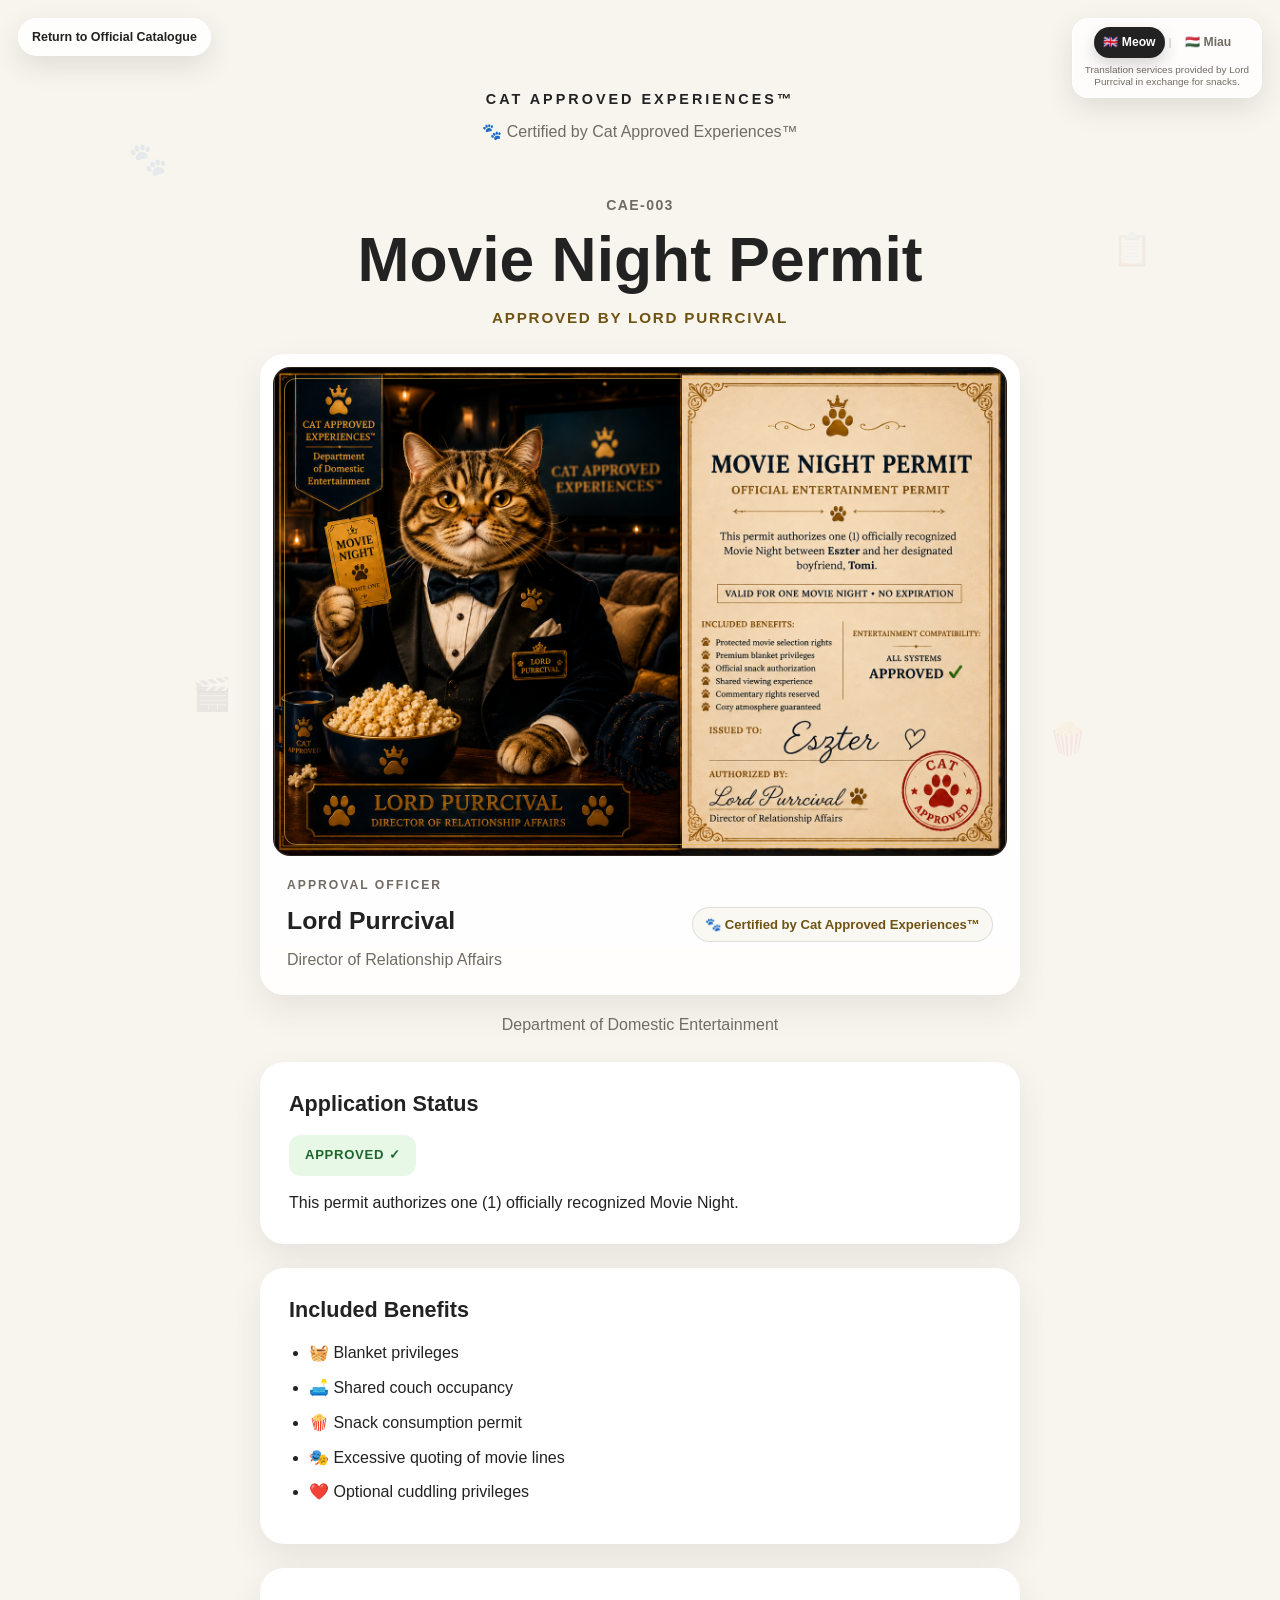
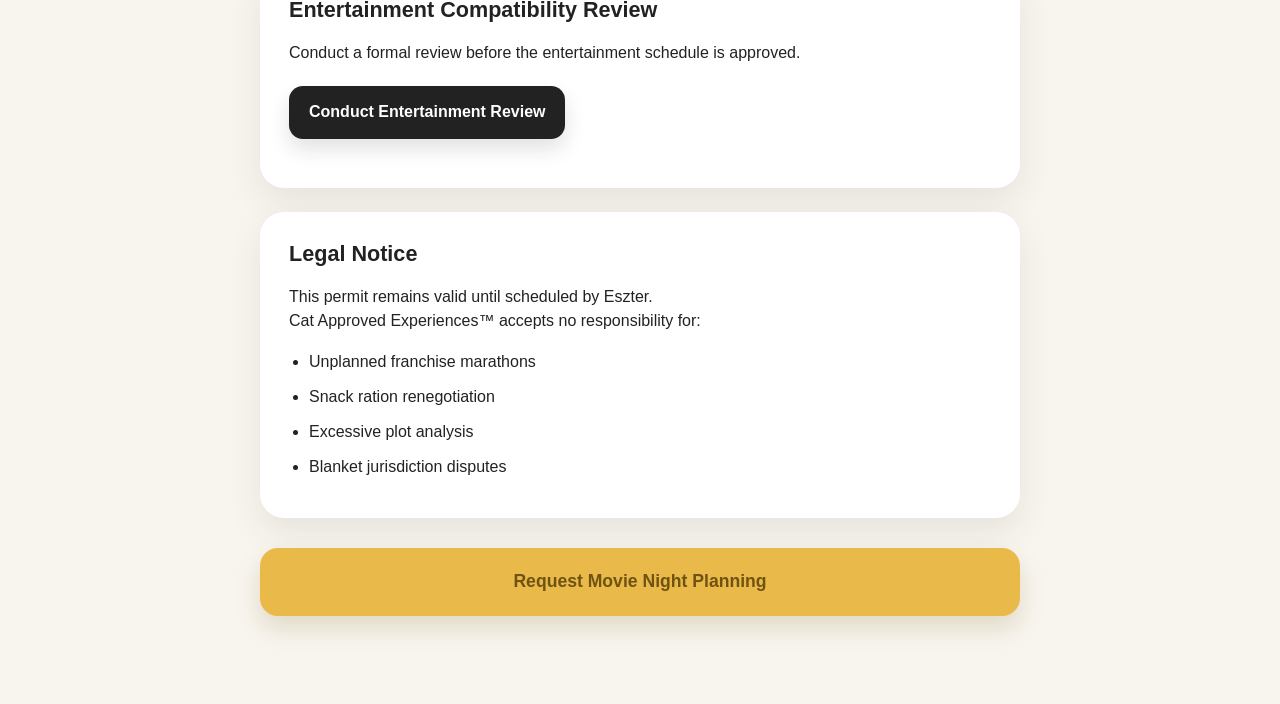
<file: movie-night/index.html>
<!DOCTYPE html>
<html lang="en">
<head>
    <meta charset="UTF-8">
    <meta name="viewport" content="width=device-width, initial-scale=1.0">
    <title>Movie Night Permit | Cat Approved Experiences™</title>

    <link rel="icon" href="../shared/icons/favicon.svg" type="image/svg+xml">

    <link rel="stylesheet" href="../shared/style.css">
</head>
<body data-coupon="movieNight" data-coupon-id="CAE-003">

<div class="floating floating1">🐾</div>
<div class="floating floating2">📋</div>
<div class="floating floating3">🎬</div>
<div class="floating floating4">🍿</div>

<aside class="translator is-visible" aria-label="Cat Approved Experiences translation services" data-i18n-aria-label="translatorAriaLabel">
    <div class="language-switcher" role="group" aria-label="Language switcher" data-i18n-aria-label="languageSwitcherAriaLabel">
        <button class="lang active" type="button" data-lang="en" aria-pressed="true">
            <span aria-hidden="true">🇬🇧</span>
            <span>Meow</span>
        </button>

        <span class="language-divider" aria-hidden="true">|</span>

        <button class="lang" type="button" data-lang="hu" aria-pressed="false">
            <span aria-hidden="true">🇭🇺</span>
            <span>Miau</span>
        </button>
    </div>

    <div class="translator-note" data-i18n="translatorNote">
        Translation services provided by Lord Purrcival in exchange for snacks.
    </div>
</aside>

<main class="container">

    <header class="site-header">

        <div class="brand">

            <div class="brand-title">
                CAT APPROVED EXPERIENCES™
            </div>

            <div class="certification" data-i18n="certification">
                🐾 Certified by Cat Approved Experiences™
            </div>

        </div>

    </header>

    <div data-coupon-content>

        <section class="hero permit-hero" aria-labelledby="coupon-title">

            <div class="coupon-id">
                CAE-003
            </div>

            <h1 id="coupon-title" data-i18n="title">
                Movie Night Permit
            </h1>

            <p class="approval-statement" data-i18n="approvedByLord">
                Approved by Lord Purrcival
            </p>

            <article class="approval-officer" aria-labelledby="approval-officer-name">

                <div class="approval-officer-media coupon-artwork-frame">
                    <img
                        class="approval-officer-portrait coupon-artwork"
                        src="../shared/images/lord-purrcival/movie-night.png"
                        alt="Lord Purrcival serving as official approval officer for the Movie Night Permit"
                        data-i18n-alt="approvalOfficerPortraitAlt"
                        width="1536"
                        height="1024"
                    >
                </div>

                <div class="approval-officer-details">

                    <div class="approval-label" data-i18n="approvalOfficerLabel">
                        APPROVAL OFFICER
                    </div>

                    <h2 id="approval-officer-name" class="approval-officer-name" data-i18n="approver">
                        Lord Purrcival
                    </h2>

                    <div class="approval-officer-title" data-i18n="directorTitle">
                        Director of Relationship Affairs
                    </div>

                    <div class="approval-officer-certification" data-i18n="certification">
                        🐾 Certified by Cat Approved Experiences™
                    </div>

                </div>

            </article>

            <div class="department" data-i18n="department">
                Department of Domestic Entertainment
            </div>

        </section>

        <section class="card">

            <h2 data-i18n="applicationStatus">
                Application Status
            </h2>

            <div class="status approved" data-i18n="approved">
                APPROVED ✓
            </div>

            <p data-i18n="applicationText">
                This permit authorizes one (1) officially recognized Movie Night.
            </p>

        </section>

        <section class="card">

            <h2 data-i18n="benefits">
                Included Benefits
            </h2>

            <ul class="benefits">

                <li data-i18n="benefit1">🧺 Blanket privileges</li>
                <li data-i18n="benefit2">🛋️ Shared couch occupancy</li>
                <li data-i18n="benefit3">🍿 Snack consumption permit</li>
                <li data-i18n="benefit4">🎭 Excessive quoting of movie lines</li>
                <li data-i18n="benefit5">❤️ Optional cuddling privileges</li>

            </ul>

        </section>

        <section class="card action-card">

            <h2 data-i18n="reviewTitle">
                Entertainment Compatibility Review
            </h2>

            <p data-i18n="reviewDescription">
                Conduct a formal review before the entertainment schedule is approved.
            </p>

            <button
                id="reviewButton"
                class="action-button"
                type="button"
                data-action="movieNightReview"
                data-action-output="#reviewOutput"
                data-i18n="reviewButton"
                aria-controls="reviewOutput"
                aria-busy="false"
            >
                Conduct Entertainment Review
            </button>

            <div id="reviewOutput" class="action-output" aria-live="polite"></div>

        </section>

        <section class="card">

            <h2 data-i18n="legalNotice">
                Legal Notice
            </h2>

            <p data-i18n="legalText1">
                This permit remains valid until scheduled by Eszter.
            </p>

            <p data-i18n="legalText2">
                Cat Approved Experiences™ accepts no responsibility for:
            </p>

            <ul class="legal-list">

                <li data-i18n="legal1">Unplanned franchise marathons</li>
                <li data-i18n="legal2">Snack ration renegotiation</li>
                <li data-i18n="legal3">Excessive plot analysis</li>
                <li data-i18n="legal4">Blanket jurisdiction disputes</li>

            </ul>

        </section>

        <button
            id="redeemButton"
            class="redeem-button"
            type="button"
            data-request="movieNightPlanning"
            data-i18n="redeemButton"
            aria-busy="false"
        >
            Request Movie Night Planning
        </button>

    </div>

    <section class="request-transition" data-request-transition aria-live="polite" hidden>

        <div class="request-transition-panel">

            <div class="request-transition-stamp" aria-hidden="true">
                🐾
            </div>

            <div class="request-eyebrow" data-i18n="requestTransitionTitle">
                Processing Entertainment File
            </div>

            <div class="transition-messages" data-transition-messages></div>

        </div>

    </section>

    <section class="request-screen" data-request-screen hidden>

        <button class="secondary-button" type="button" data-request-back data-i18n="requestBackButton">
            Return to Permit
        </button>

        <div class="request-panel" data-request-intro>

            <div class="request-eyebrow" data-i18n="requestScreenEyebrow">
                CAE-003 REQUEST FORM
            </div>

            <h1 data-i18n="requestScreenTitle">
                Movie Night Planning Request
            </h1>

            <div class="request-greeting">
                <p data-i18n="requestGreeting">
                    Dear Eszter,
                </p>

                <p data-i18n="requestIntroText">
                    Lord Purrcival is ready to process your officially sanctioned entertainment evening.
                </p>
            </div>

            <form class="request-form" data-request-form novalidate>

                <fieldset>

                    <legend data-i18n="requestTimingTitle">
                        Requested Screening Window
                    </legend>

                    <div class="form-grid">

                        <label>
                            <span data-i18n="requestDateLabel">Movie night date</span>
                            <input type="date" name="selectedDate" data-request-date data-request-field required>
                        </label>

                        <label>
                            <span data-i18n="requestTimeLabel">Start time</span>
                            <input type="time" name="selectedTime" data-request-field required>
                        </label>

                        <label>
                            <span data-i18n="requestBlanketLabel">Blanket requirement</span>
                            <select name="blanketRequirement" data-request-field required>
                                <option value="" data-i18n="requestBlanketPlaceholder">Select blanket requirement</option>
                                <option value="shared" data-i18n="blanketShared">Shared Blanket</option>
                                <option value="individual" data-i18n="blanketIndividual">Individual Blankets</option>
                                <option value="fortress" data-i18n="blanketFortress">Blanket Fortress</option>
                            </select>
                        </label>

                    </div>

                </fieldset>

                <fieldset>

                    <legend data-i18n="requestMaterialsTitle">
                        Entertainment Materials
                    </legend>

                    <label>
                        <span data-i18n="requestTitleLabel">Movie or series title</span>
                        <input
                            type="text"
                            name="movieTitle"
                            placeholder="Title, genre, shortlist, or formally undecided status."
                            data-i18n-placeholder="requestTitlePlaceholder"
                            data-request-field
                            required
                        >
                    </label>

                    <label>
                        <span data-i18n="requestSnackLabel">Snack request</span>
                        <textarea
                            name="snackRequest"
                            rows="4"
                            placeholder="Popcorn, chocolate, drinks, or other authorized couch provisions."
                            data-i18n-placeholder="requestSnackPlaceholder"
                            data-request-field
                            required
                        ></textarea>
                    </label>

                    <p class="form-note" data-i18n="requestMaterialsNote">
                        Title and snack details are required so Tomi can prepare the entertainment docket responsibly.
                    </p>

                </fieldset>

                <div data-request-output aria-live="polite"></div>

                <button class="redeem-button request-submit-button" type="submit" data-i18n="requestSubmitButton">
                    Submit Movie Night Request
                </button>

            </form>

        </div>

        <div class="request-panel request-confirmation" data-request-confirmation hidden>

            <div class="status approved" data-request-success-title>
                REQUEST REGISTERED ✓
            </div>

            <div class="request-confirmation-copy" data-request-success-lines>
                <p>Dear Eszter,</p>
                <p>Your Movie Night request has been officially recorded by Cat Approved Experiences™.</p>
                <p>Tomi has been assigned to entertainment preparation.</p>
                <p>Lord Purrcival recommends preserving couch availability while the submitted title and snack materials are reviewed.</p>
            </div>

            <h2 data-i18n="requestConfirmationSummaryTitle">
                Submitted Request Details
            </h2>

            <dl class="request-summary" data-request-summary></dl>

        </div>

    </section>

</main>

<script src="../shared/translations.js"></script>
<script src="../shared/app.js"></script>

</body>
</html>
</file>
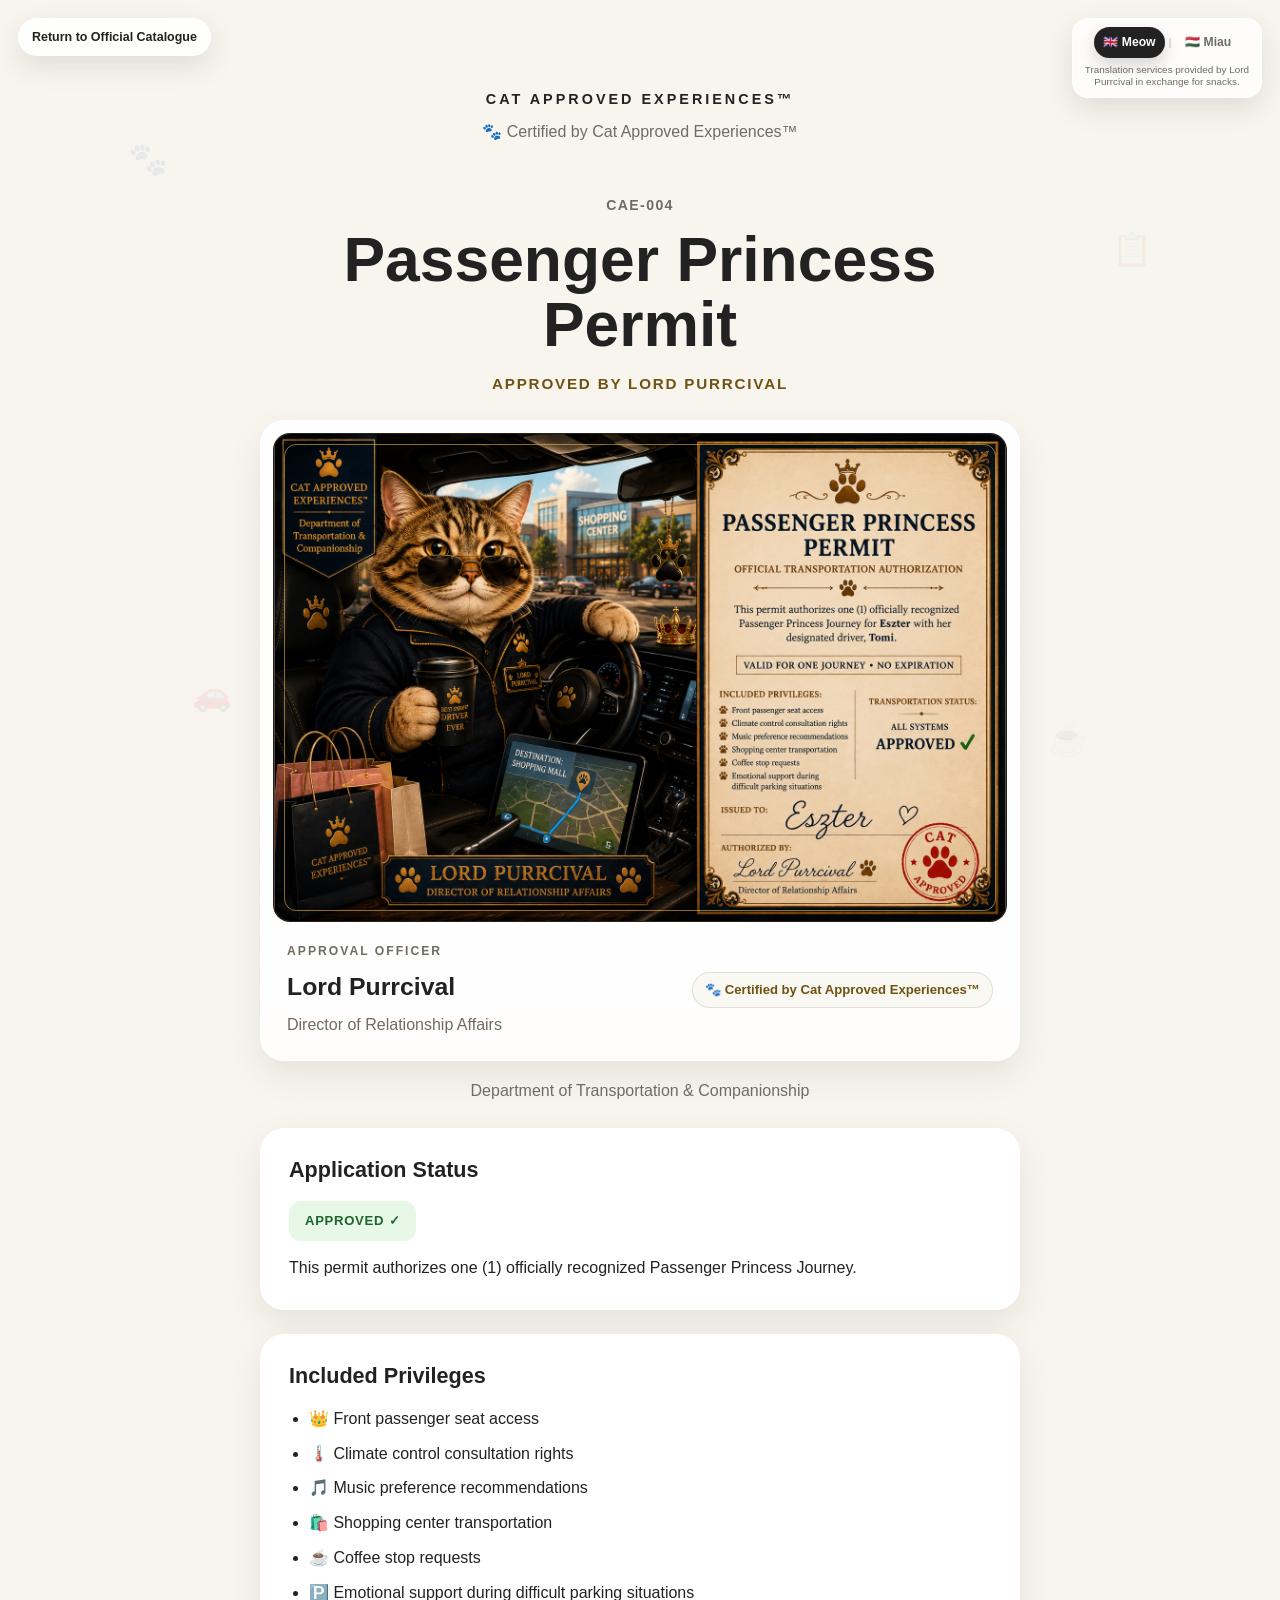
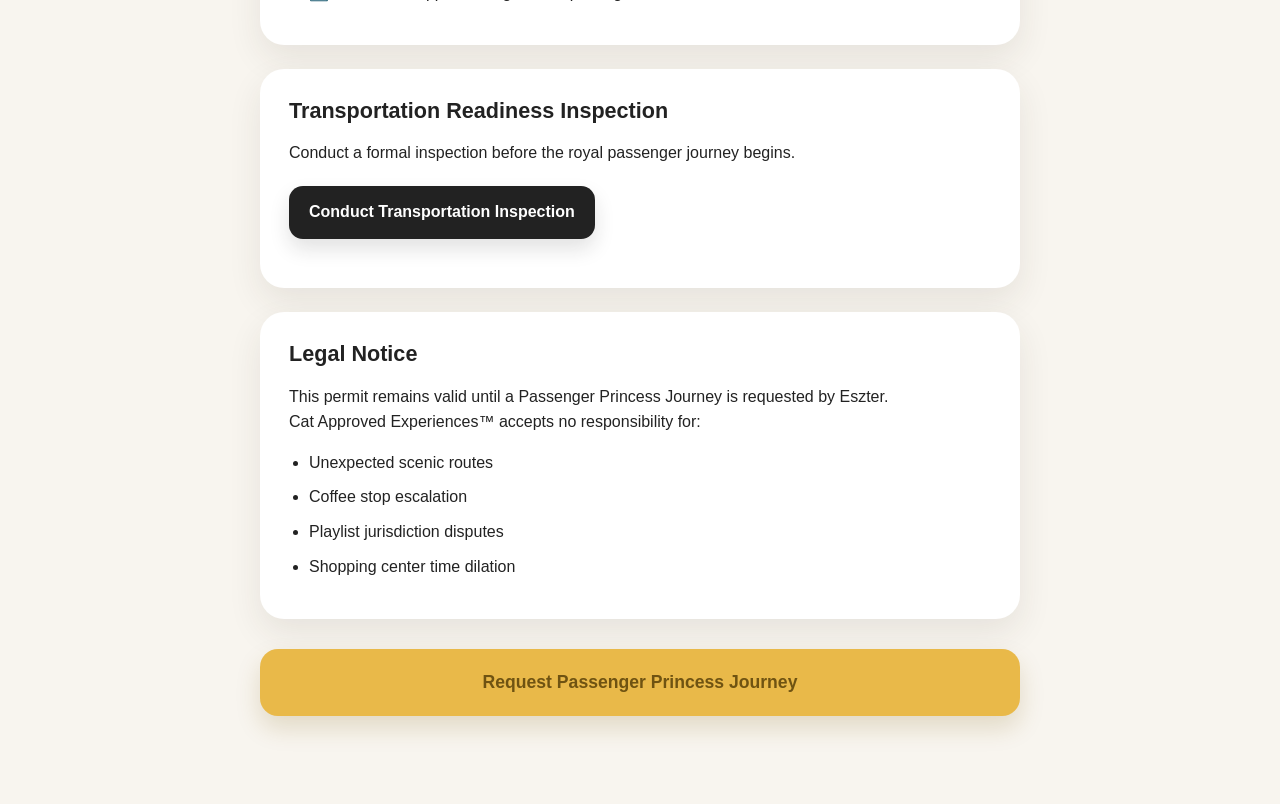
<file: passenger-princess/index.html>
<!DOCTYPE html>
<html lang="en">
<head>
    <meta charset="UTF-8">
    <meta name="viewport" content="width=device-width, initial-scale=1.0">
    <title>Passenger Princess Permit | Cat Approved Experiences™</title>

    <link rel="icon" href="../shared/icons/favicon.svg" type="image/svg+xml">

    <link rel="stylesheet" href="../shared/style.css">
</head>
<body data-coupon="passengerPrincess" data-coupon-id="CAE-004">

<div class="floating floating1">🐾</div>
<div class="floating floating2">📋</div>
<div class="floating floating3">🚗</div>
<div class="floating floating4">☕</div>

<aside class="translator is-visible" aria-label="Cat Approved Experiences translation services" data-i18n-aria-label="translatorAriaLabel">
    <div class="language-switcher" role="group" aria-label="Language switcher" data-i18n-aria-label="languageSwitcherAriaLabel">
        <button class="lang active" type="button" data-lang="en" aria-pressed="true">
            <span aria-hidden="true">🇬🇧</span>
            <span>Meow</span>
        </button>

        <span class="language-divider" aria-hidden="true">|</span>

        <button class="lang" type="button" data-lang="hu" aria-pressed="false">
            <span aria-hidden="true">🇭🇺</span>
            <span>Miau</span>
        </button>
    </div>

    <div class="translator-note" data-i18n="translatorNote">
        Translation services provided by Lord Purrcival in exchange for snacks.
    </div>
</aside>

<main class="container">

    <header class="site-header">

        <div class="brand">

            <div class="brand-title">
                CAT APPROVED EXPERIENCES™
            </div>

            <div class="certification" data-i18n="certification">
                🐾 Certified by Cat Approved Experiences™
            </div>

        </div>

    </header>

    <div data-coupon-content>

        <section class="hero permit-hero" aria-labelledby="coupon-title">

            <div class="coupon-id">
                CAE-004
            </div>

            <h1 id="coupon-title" data-i18n="title">
                Passenger Princess Permit
            </h1>

            <p class="approval-statement" data-i18n="approvedByLord">
                Approved by Lord Purrcival
            </p>

            <article class="approval-officer" aria-labelledby="approval-officer-name">

                <div class="approval-officer-media coupon-artwork-frame">
                    <img
                        class="approval-officer-portrait coupon-artwork"
                        src="../shared/images/lord-purrcival/passenger-permit.png"
                        alt="Lord Purrcival serving as official approval officer for the Passenger Princess Permit"
                        data-i18n-alt="approvalOfficerPortraitAlt"
                        width="1536"
                        height="1024"
                    >
                </div>

                <div class="approval-officer-details">

                    <div class="approval-label" data-i18n="approvalOfficerLabel">
                        APPROVAL OFFICER
                    </div>

                    <h2 id="approval-officer-name" class="approval-officer-name" data-i18n="approver">
                        Lord Purrcival
                    </h2>

                    <div class="approval-officer-title" data-i18n="directorTitle">
                        Director of Relationship Affairs
                    </div>

                    <div class="approval-officer-certification" data-i18n="certification">
                        🐾 Certified by Cat Approved Experiences™
                    </div>

                </div>

            </article>

            <div class="department" data-i18n="department">
                Department of Transportation &amp; Companionship
            </div>

        </section>

        <section class="card">

            <h2 data-i18n="applicationStatus">
                Application Status
            </h2>

            <div class="status approved" data-i18n="approved">
                APPROVED ✓
            </div>

            <p data-i18n="applicationText">
                This permit authorizes one (1) officially recognized Passenger Princess Journey.
            </p>

        </section>

        <section class="card">

            <h2 data-i18n="benefits">
                Included Privileges
            </h2>

            <ul class="benefits">

                <li data-i18n="benefit1">👑 Front passenger seat access</li>
                <li data-i18n="benefit2">🌡️ Climate control consultation rights</li>
                <li data-i18n="benefit3">🎵 Music preference recommendations</li>
                <li data-i18n="benefit4">🛍️ Shopping center transportation</li>
                <li data-i18n="benefit5">☕ Coffee stop requests</li>
                <li data-i18n="benefit6">🅿️ Emotional support during difficult parking situations</li>

            </ul>

        </section>

        <section class="card action-card">

            <h2 data-i18n="inspectionTitle">
                Transportation Readiness Inspection
            </h2>

            <p data-i18n="inspectionDescription">
                Conduct a formal inspection before the royal passenger journey begins.
            </p>

            <button
                id="inspectionButton"
                class="action-button"
                type="button"
                data-action="passengerPrincessInspection"
                data-action-output="#inspectionOutput"
                data-i18n="inspectionButton"
                aria-controls="inspectionOutput"
                aria-busy="false"
            >
                Conduct Transportation Inspection
            </button>

            <div id="inspectionOutput" class="action-output" aria-live="polite"></div>

        </section>

        <section class="card">

            <h2 data-i18n="legalNotice">
                Legal Notice
            </h2>

            <p data-i18n="legalText1">
                This permit remains valid until a Passenger Princess Journey is requested by Eszter.
            </p>

            <p data-i18n="legalText2">
                Cat Approved Experiences™ accepts no responsibility for:
            </p>

            <ul class="legal-list">

                <li data-i18n="legal1">Unexpected scenic routes</li>
                <li data-i18n="legal2">Coffee stop escalation</li>
                <li data-i18n="legal3">Playlist jurisdiction disputes</li>
                <li data-i18n="legal4">Shopping center time dilation</li>

            </ul>

        </section>

        <button
            id="redeemButton"
            class="redeem-button"
            type="button"
            data-request="passengerPrincessJourney"
            data-i18n="redeemButton"
            aria-busy="false"
        >
            Request Passenger Princess Journey
        </button>

    </div>

    <section class="request-transition" data-request-transition aria-live="polite" hidden>

        <div class="request-transition-panel">

            <div class="request-transition-stamp" aria-hidden="true">
                🐾
            </div>

            <div class="request-eyebrow" data-i18n="requestTransitionTitle">
                Processing Transportation File
            </div>

            <div class="transition-messages" data-transition-messages></div>

        </div>

    </section>

    <section class="request-screen" data-request-screen hidden>

        <button class="secondary-button" type="button" data-request-back data-i18n="requestBackButton">
            Return to Permit
        </button>

        <div class="request-panel" data-request-intro>

            <div class="request-eyebrow" data-i18n="requestScreenEyebrow">
                CAE-004 REQUEST FORM
            </div>

            <h1 data-i18n="requestScreenTitle">
                Journey Request Flow
            </h1>

            <div class="request-greeting">
                <p data-i18n="requestGreeting">
                    Dear Eszter,
                </p>

                <p data-i18n="requestIntroText">
                    Lord Purrcival is ready to process your officially recognized passenger journey.
                </p>
            </div>

            <form class="request-form" data-request-form novalidate>

                <fieldset>

                    <legend data-i18n="requestTimingTitle">
                        Requested Journey Window
                    </legend>

                    <div class="form-grid">

                        <label>
                            <span data-i18n="requestDateLabel">Journey date</span>
                            <input type="date" name="selectedDate" data-request-date data-request-field required>
                        </label>

                        <label>
                            <span data-i18n="requestTimeLabel">Departure time</span>
                            <input type="time" name="selectedTime" data-request-field required>
                        </label>

                        <label>
                            <span data-i18n="requestMissionTypeLabel">Mission type</span>
                            <select name="missionType" data-request-field required>
                                <option value="" data-i18n="requestMissionTypePlaceholder">Select mission type</option>
                                <option value="shopping" data-i18n="missionShopping">Shopping Mission</option>
                                <option value="mall" data-i18n="missionMall">Mall Expedition</option>
                                <option value="coffee" data-i18n="missionCoffee">Coffee Adventure</option>
                                <option value="city" data-i18n="missionCity">City Errand</option>
                                <option value="alone" data-i18n="missionAlone">Just Don't Leave Me Alone Mission</option>
                            </select>
                        </label>

                    </div>

                </fieldset>

                <fieldset>

                    <legend data-i18n="requestJourneyTitle">
                        Journey Details
                    </legend>

                    <label>
                        <span data-i18n="requestDestinationLabel">Destination</span>
                        <input
                            type="text"
                            name="destination"
                            placeholder="Shopping center, coffee place, errand route, or royal destination."
                            data-i18n-placeholder="requestDestinationPlaceholder"
                            data-request-field
                            required
                        >
                    </label>

                    <label>
                        <span data-i18n="requestCoffeeStopLabel">Optional coffee stop</span>
                        <input
                            type="text"
                            name="coffeeStop"
                            placeholder="Preferred cafe, drive-through clause, or emergency caffeine request."
                            data-i18n-placeholder="requestCoffeeStopPlaceholder"
                            data-request-field
                        >
                    </label>

                    <label>
                        <span data-i18n="requestAdditionalLabel">Additional requests</span>
                        <textarea
                            name="additionalRequests"
                            rows="4"
                            placeholder="Music, parking, climate, route, or emotional support requirements."
                            data-i18n-placeholder="requestAdditionalPlaceholder"
                            data-request-field
                        ></textarea>
                    </label>

                    <p class="form-note" data-i18n="requestJourneyNote">
                        Destination and mission type are required so Tomi can prepare driver posture, navigation readiness, and parking bravery.
                    </p>

                </fieldset>

                <div data-request-output aria-live="polite"></div>

                <button class="redeem-button request-submit-button" type="submit" data-i18n="requestSubmitButton">
                    Submit Journey Request
                </button>

            </form>

        </div>

        <div class="request-panel request-confirmation" data-request-confirmation hidden>

            <div class="status approved" data-request-success-title>
                REQUEST REGISTERED ✓
            </div>

            <div class="request-confirmation-copy" data-request-success-lines>
                <p>Dear Eszter,</p>
                <p>Your Passenger Princess Journey has been officially recorded by Cat Approved Experiences™.</p>
                <p>Tomi has been assigned as driver and companionship officer.</p>
                <p>Lord Purrcival recommends occupying the front passenger seat while transportation materials are reviewed.</p>
            </div>

            <h2 data-i18n="requestConfirmationSummaryTitle">
                Submitted Request Details
            </h2>

            <dl class="request-summary" data-request-summary></dl>

        </div>

    </section>

</main>

<script src="../shared/translations.js"></script>
<script src="../shared/app.js"></script>

</body>
</html>
</file>
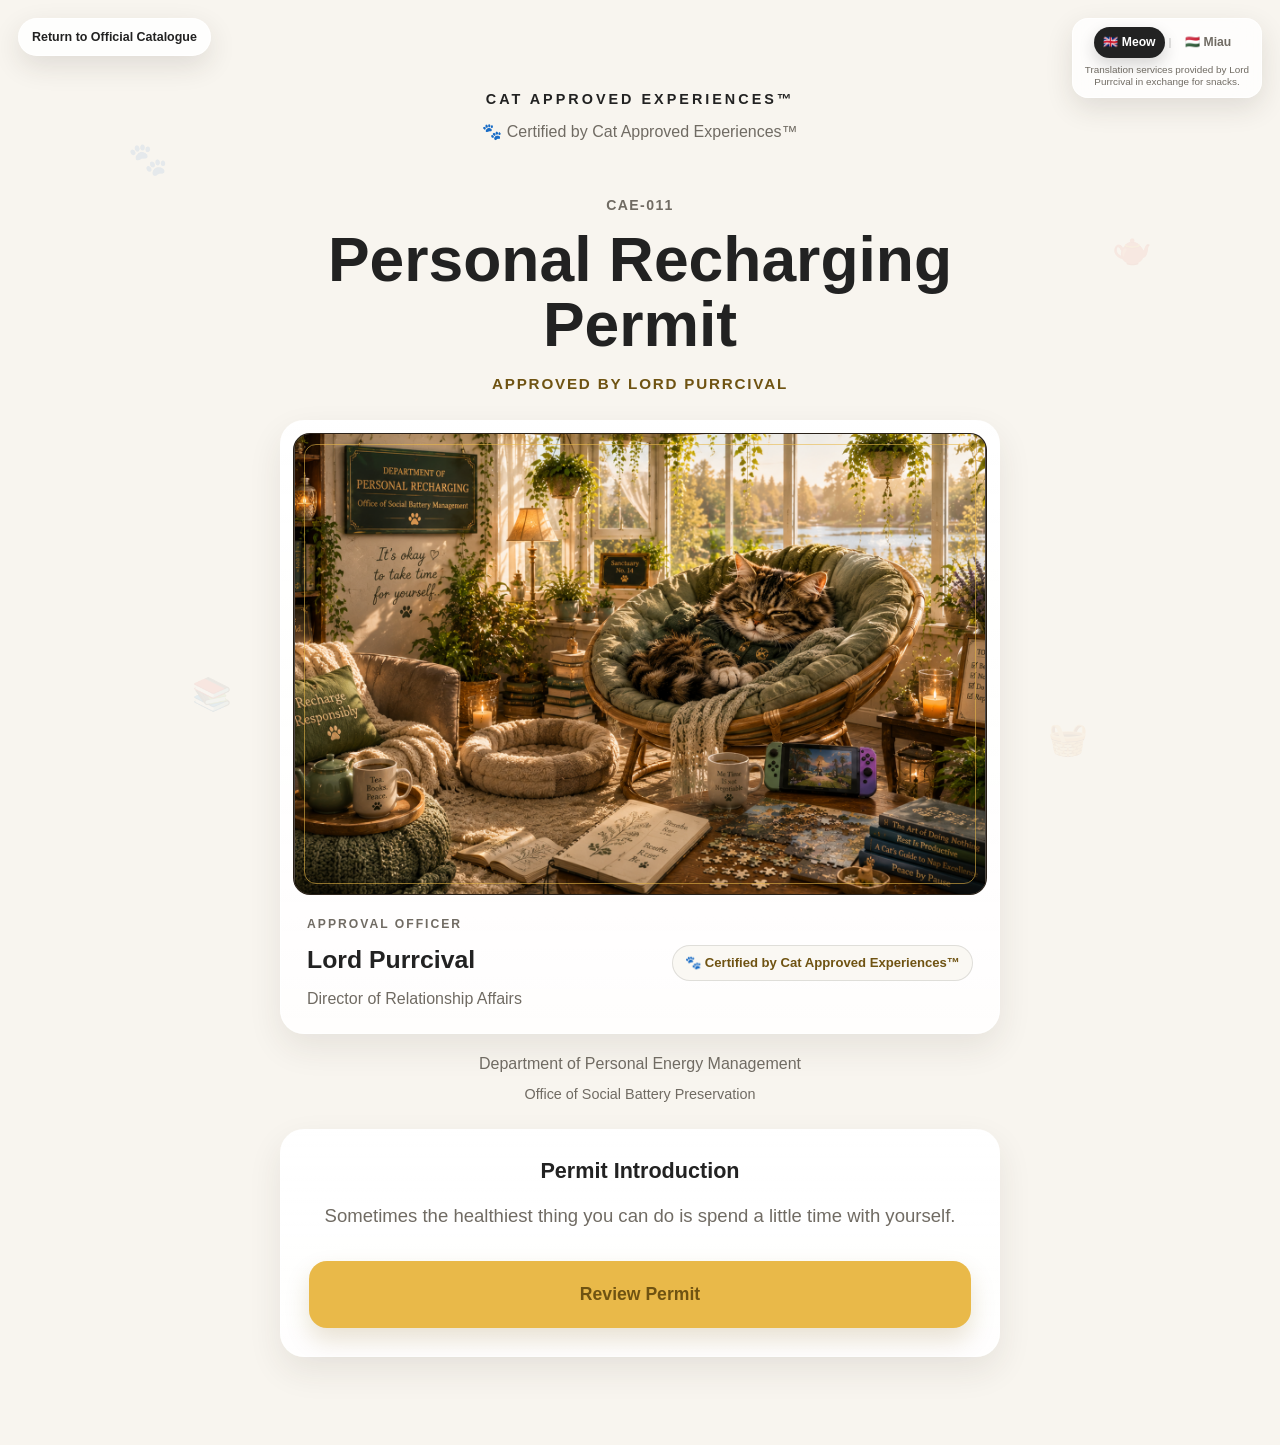
<file: personal-recharging-permit/index.html>
<!DOCTYPE html>
<html lang="en">
<head>
    <meta charset="UTF-8">
    <meta name="viewport" content="width=device-width, initial-scale=1.0">
    <title>Personal Recharging Permit | Cat Approved Experiences™</title>

    <link rel="icon" href="../shared/icons/favicon.svg" type="image/svg+xml">

    <link rel="stylesheet" href="../shared/style.css">
</head>
<body data-coupon="personalRecharge" data-coupon-id="CAE-011">

<div class="floating floating1">🐾</div>
<div class="floating floating2">🫖</div>
<div class="floating floating3">📚</div>
<div class="floating floating4">🧺</div>

<aside class="translator is-visible" aria-label="Cat Approved Experiences translation services" data-i18n-aria-label="translatorAriaLabel">
    <div class="language-switcher" role="group" aria-label="Language switcher" data-i18n-aria-label="languageSwitcherAriaLabel">
        <button class="lang active" type="button" data-lang="en" aria-pressed="true">
            <span aria-hidden="true">🇬🇧</span>
            <span>Meow</span>
        </button>

        <span class="language-divider" aria-hidden="true">|</span>

        <button class="lang" type="button" data-lang="hu" aria-pressed="false">
            <span aria-hidden="true">🇭🇺</span>
            <span>Miau</span>
        </button>
    </div>

    <div class="translator-note" data-i18n="translatorNote">
        Translation services provided by Lord Purrcival in exchange for snacks.
    </div>
</aside>

<main class="container wellness-container">

    <header class="site-header">

        <div class="brand">

            <div class="brand-title">
                CAT APPROVED EXPERIENCES™
            </div>

            <div class="certification" data-i18n="certification">
                🐾 Certified by Cat Approved Experiences™
            </div>

        </div>

    </header>

    <section class="hero permit-hero wellness-hero" aria-labelledby="coupon-title">

        <div class="coupon-id">
            CAE-011
        </div>

        <h1 id="coupon-title" data-i18n="title">
            Personal Recharging Permit
        </h1>

        <p class="approval-statement" data-i18n="approvedByLord">
            Approved by Lord Purrcival
        </p>

        <article class="approval-officer" aria-labelledby="approval-officer-name">

            <button
                class="approval-officer-media coupon-artwork-frame easter-portrait-button wellness-portrait-button"
                type="button"
                data-easter-trigger
                data-easter-output="#napAuthorizationNotice"
                aria-label="Lord Purrcival personal recharging portrait"
                data-i18n-aria-label="portraitButtonLabel"
            >
                <img
                    class="approval-officer-portrait coupon-artwork"
                    src="../shared/images/lord-purrcival/personal-recharge-permit.png"
                    alt="Lord Purrcival approving the Personal Recharging Permit"
                    data-i18n-alt="approvalOfficerPortraitAlt"
                    width="1536"
                    height="1024"
                >
            </button>

            <div class="approval-officer-details">

                <div class="approval-label" data-i18n="approvalOfficerLabel">
                    APPROVAL OFFICER
                </div>

                <h2 id="approval-officer-name" class="approval-officer-name" data-i18n="approver">
                    Lord Purrcival
                </h2>

                <div class="approval-officer-title" data-i18n="directorTitle">
                    Director of Relationship Affairs
                </div>

                <div class="approval-officer-certification" data-i18n="certification">
                    🐾 Certified by Cat Approved Experiences™
                </div>

            </div>

        </article>

        <div
            id="napAuthorizationNotice"
            class="court-notice wellness-notice"
            data-easter-output
            aria-live="polite"
            hidden
        >
            <div class="court-notice-title" data-i18n="napNoticeTitle">
                Emergency Nap Authorization
            </div>

            <p data-i18n="napNoticeText">
                Emergency Nap Authorization Granted.
            </p>
        </div>

        <div class="department" data-i18n="department">
            Department of Personal Energy Management
        </div>

        <div class="department division" data-i18n="division">
            Office of Social Battery Preservation
        </div>

    </section>

    <section class="card wellness-intro" aria-labelledby="permit-intro-title">

        <h2 id="permit-intro-title" data-i18n="permitIntroTitle">
            Permit Introduction
        </h2>

        <p class="wellness-lead" data-i18n="introCopy">
            Sometimes the healthiest thing you can do is spend a little time with yourself.
        </p>

        <button
            class="redeem-button wellness-button"
            type="button"
            data-narrative-start
            data-i18n="reviewPermit"
            aria-busy="false"
        >
            Review Permit
        </button>

    </section>

    <section class="request-transition wellness-transition" data-narrative-transition aria-live="polite" hidden>

        <div class="request-transition-panel wellness-transition-panel">

            <div class="request-transition-stamp wellness-stamp" aria-hidden="true">
                🫖
            </div>

            <div class="request-eyebrow" data-i18n="permitTransitionTitle">
                Preparing Quiet Permit Review
            </div>

            <div class="transition-messages" data-narrative-transition-messages></div>

        </div>

    </section>

    <div class="wellness-stages" data-narrative-stages hidden>

        <section class="card wellness-card" aria-labelledby="findings-title">

            <h2 id="findings-title" data-i18n="findingsTitle">
                Official Findings
            </h2>

            <div class="findings-list">

                <article class="finding-item">
                    <span data-i18n="finding1Label">Finding 1</span>
                    <p data-i18n="finding1Text">Human social batteries occasionally require recharging.</p>
                </article>

                <article class="finding-item">
                    <span data-i18n="finding2Label">Finding 2</span>
                    <p data-i18n="finding2Text">Wanting time alone is not evidence of reduced affection.</p>
                </article>

                <article class="finding-item">
                    <span data-i18n="finding3Label">Finding 3</span>
                    <p data-i18n="finding3Text">Quiet time improves future cuddle quality.</p>
                </article>

                <article class="finding-item">
                    <span data-i18n="finding4Label">Finding 4</span>
                    <p data-i18n="finding4Text">Personal recharging benefits all involved parties.</p>
                </article>

            </div>

            <a class="secondary-button continue-link" href="#permit-conditions" data-i18n="continueReview">
                Continue Review
            </a>

        </section>

        <section id="permit-conditions" class="card wellness-card" aria-labelledby="conditions-title">

            <h2 id="conditions-title" data-i18n="conditionsTitle">
                Permit Conditions
            </h2>

            <ul class="approved-activities">

                <li data-i18n="activityReading">✓ Reading</li>
                <li data-i18n="activityGaming">✓ Gaming</li>
                <li data-i18n="activityNapping">✓ Napping</li>
                <li data-i18n="activityWatching">✓ Watching something alone</li>
                <li data-i18n="activityExisting">✓ Existing peacefully</li>
                <li data-i18n="activityNothing">✓ Doing absolutely nothing</li>
                <li data-i18n="activityCats">✓ Spending time with cats</li>

            </ul>

            <div class="reassurance-panel">
                <p data-i18n="noExplanation">No explanation required.</p>
                <p data-i18n="noJustification">No justification necessary.</p>
            </div>

        </section>

        <section class="card authorization-card" aria-labelledby="authorization-title">

            <h2 id="authorization-title" data-i18n="authorizationTitle">
                Official Authorization
            </h2>

            <div class="status approved wellness-status" data-i18n="approved">
                APPROVED
            </div>

            <p data-i18n="authorizationMessage1">
                You are hereby authorized to take personal time whenever needed.
            </p>

            <p data-i18n="authorizationMessage2">
                The relationship remains fully operational during the recharge period.
            </p>

        </section>

        <section class="card legal-authority-card" aria-labelledby="legal-title">

            <h2 id="legal-title" data-i18n="legalTitle">
                Legal Wording
            </h2>

            <p data-i18n="legalText1">
                The Department of Personal Energy Management recognizes that continuous social operation may occasionally reduce available energy reserves.
            </p>

            <p data-i18n="legalText2">
                Accordingly, the holder of this permit is authorized to temporarily withdraw for approved recharging activities without guilt, explanation, or concern regarding relationship standing.
            </p>

            <p data-i18n="legalText3">
                The need for personal space shall not be interpreted as reduced affection, reduced commitment, or reduced cuddle availability.
            </p>

        </section>

        <section class="card wellness-card" aria-labelledby="easter-title">

            <h2 id="easter-title" data-i18n="monitorTitle">
                Permit Monitors
            </h2>

            <div class="wellness-monitor-grid">

                <article class="monitor-card">
                    <h3 data-i18n="energyMeterTitle">Energy Meter</h3>

                    <dl>
                        <div>
                            <dt data-i18n="batteryLabel">Current Battery</dt>
                            <dd data-i18n="batteryValue">12%</dd>
                        </div>

                        <div>
                            <dt data-i18n="recommendedActionLabel">Recommended Action</dt>
                            <dd data-i18n="recommendedActionValue">Blanket</dd>
                        </div>
                    </dl>
                </article>

                <article class="monitor-card">
                    <h3 data-i18n="relationshipMonitorTitle">Relationship Status Monitor</h3>

                    <dl>
                        <div>
                            <dt data-i18n="relationshipStatusLabel">Relationship Status</dt>
                            <dd data-i18n="relationshipStatusValue">Excellent</dd>
                        </div>

                        <div>
                            <dt data-i18n="reasonLabel">Reason</dt>
                            <dd data-i18n="reasonValue">Individual maintenance in progress.</dd>
                        </div>
                    </dl>
                </article>

                <article class="monitor-card">
                    <h3 data-i18n="adminNoteTitle">Administrative Note</h3>

                    <dl>
                        <div>
                            <dt data-i18n="renewalLabel">Permit Renewal Required</dt>
                            <dd data-i18n="renewalValue">Never</dd>
                        </div>
                    </dl>
                </article>

            </div>

        </section>

        <section class="card emotional-card wellness-emotional-card" aria-labelledby="emotional-title">

            <h2 id="emotional-title" data-i18n="emotionalTitle">
                Final Emotional Message
            </h2>

            <p data-i18n="emotionalLine1">
                Taking time for yourself doesn't mean you're leaving.
            </p>

            <p data-i18n="emotionalLine2">
                It means you're taking care of yourself.
            </p>

            <p data-i18n="emotionalLine3">
                And that's something worth protecting.
            </p>

            <p class="secondary-emotional-line" data-i18n="secondaryLine">
                I'll still be here when your battery is full again.
            </p>

        </section>

    </div>

</main>

<script src="../shared/translations.js"></script>
<script src="../shared/app.js"></script>

</body>
</html>
</file>
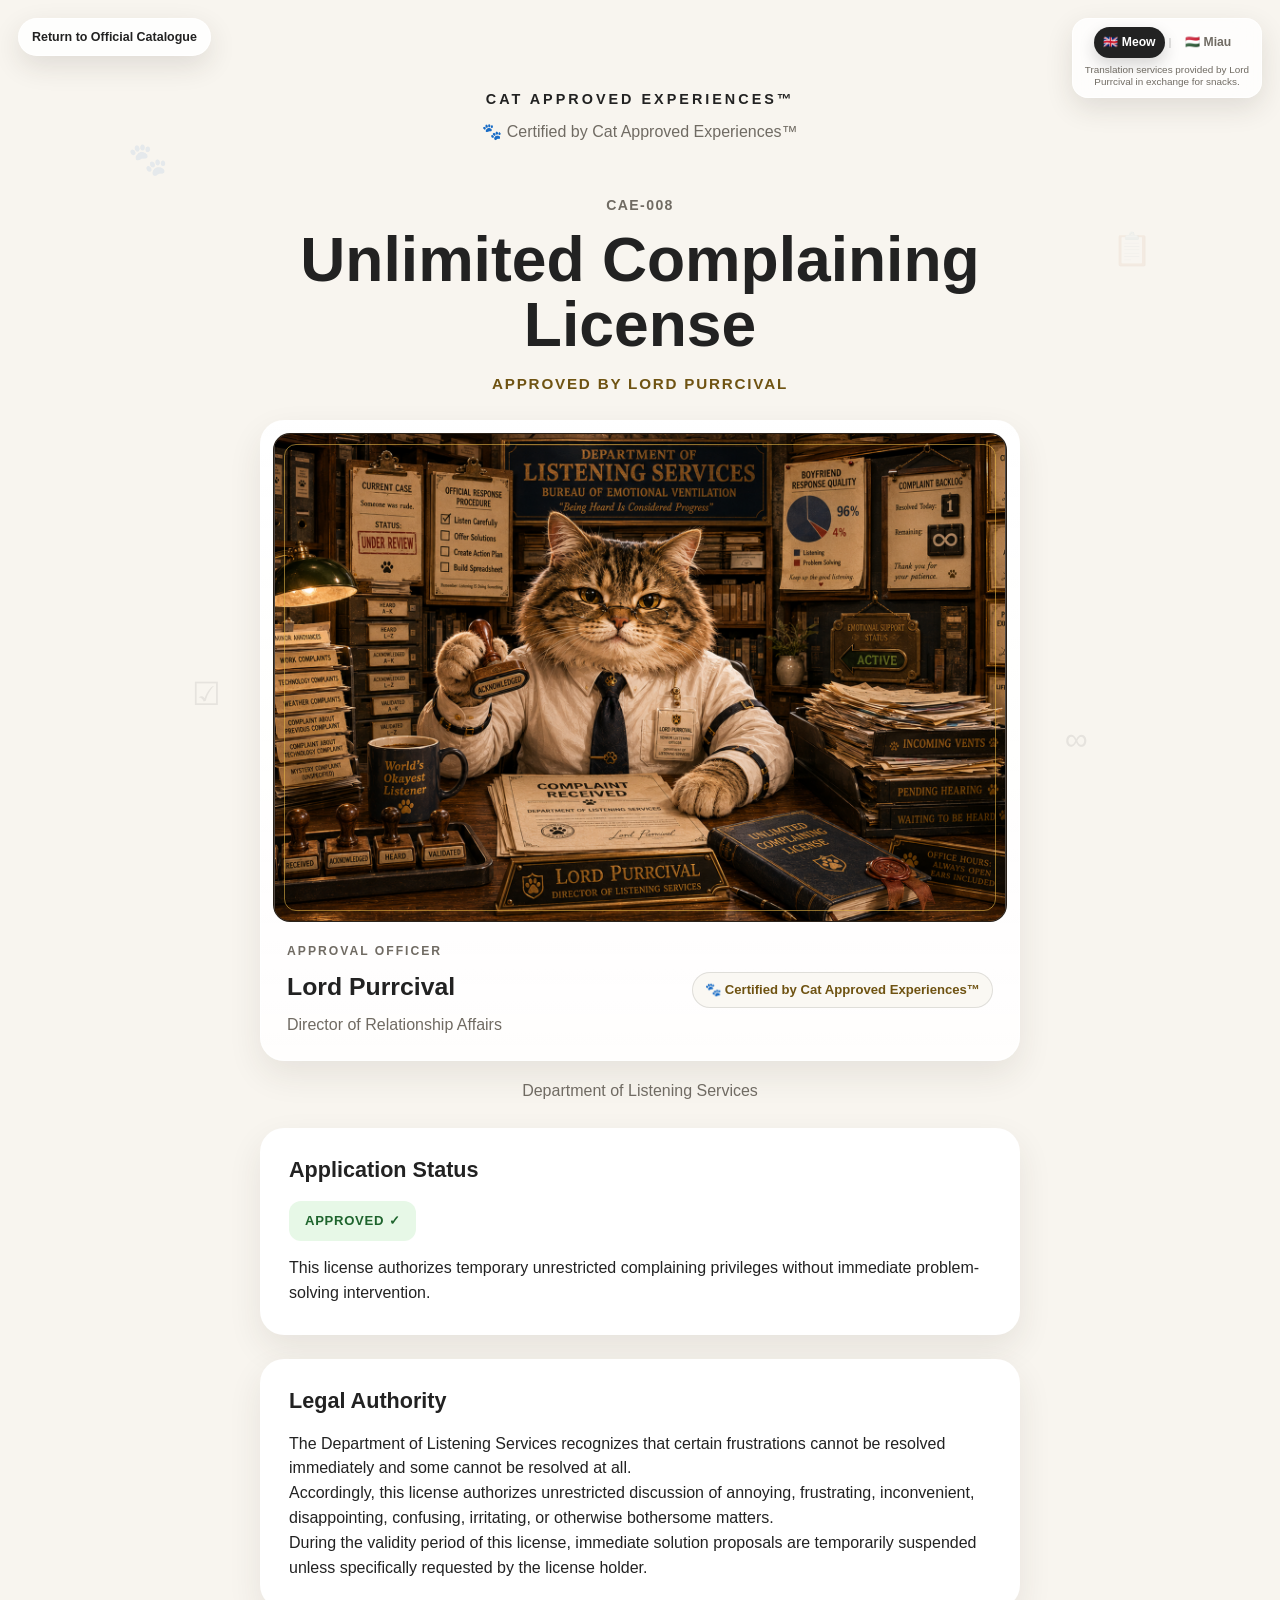
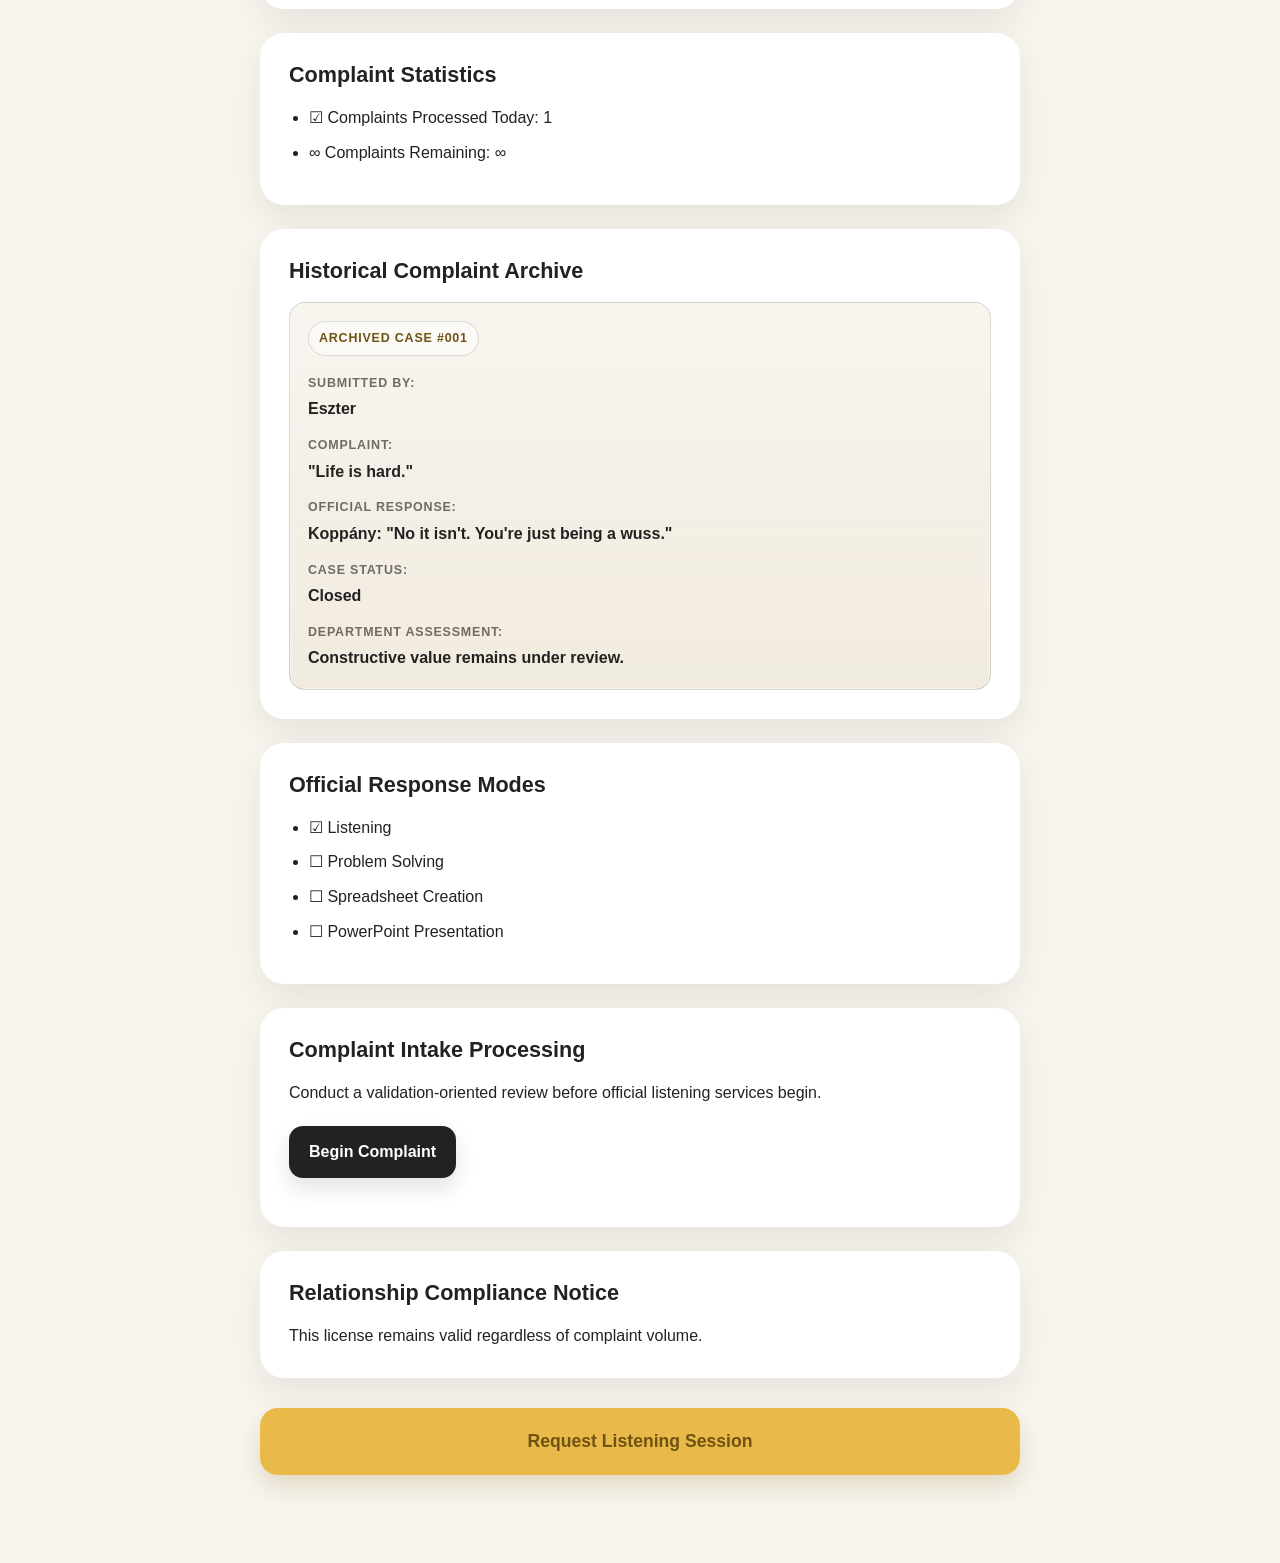
<file: unlimited-complaining/index.html>
<!DOCTYPE html>
<html lang="en">
<head>
    <meta charset="UTF-8">
    <meta name="viewport" content="width=device-width, initial-scale=1.0">
    <title>Unlimited Complaining License | Cat Approved Experiences™</title>

    <link rel="icon" href="../shared/icons/favicon.svg" type="image/svg+xml">

    <link rel="stylesheet" href="../shared/style.css">
</head>
<body data-coupon="unlimitedComplaining" data-coupon-id="CAE-008">

<div class="floating floating1">🐾</div>
<div class="floating floating2">📋</div>
<div class="floating floating3">☑</div>
<div class="floating floating4">∞</div>

<aside class="translator is-visible" aria-label="Cat Approved Experiences translation services" data-i18n-aria-label="translatorAriaLabel">
    <div class="language-switcher" role="group" aria-label="Language switcher" data-i18n-aria-label="languageSwitcherAriaLabel">
        <button class="lang active" type="button" data-lang="en" aria-pressed="true">
            <span aria-hidden="true">🇬🇧</span>
            <span>Meow</span>
        </button>

        <span class="language-divider" aria-hidden="true">|</span>

        <button class="lang" type="button" data-lang="hu" aria-pressed="false">
            <span aria-hidden="true">🇭🇺</span>
            <span>Miau</span>
        </button>
    </div>

    <div class="translator-note" data-i18n="translatorNote">
        Translation services provided by Lord Purrcival in exchange for snacks.
    </div>
</aside>

<main class="container">

    <header class="site-header">

        <div class="brand">

            <div class="brand-title">
                CAT APPROVED EXPERIENCES™
            </div>

            <div class="certification" data-i18n="certification">
                🐾 Certified by Cat Approved Experiences™
            </div>

        </div>

    </header>

    <div data-coupon-content>

        <section class="hero permit-hero" aria-labelledby="coupon-title">

            <div class="coupon-id">
                CAE-008
            </div>

            <h1 id="coupon-title" data-i18n="title">
                Unlimited Complaining License
            </h1>

            <p class="approval-statement" data-i18n="approvedByLord">
                Approved by Lord Purrcival
            </p>

            <article class="approval-officer" aria-labelledby="approval-officer-name">

                <div class="approval-officer-media coupon-artwork-frame">
                    <img
                        class="approval-officer-portrait coupon-artwork"
                        src="../shared/images/lord-purrcival/unlimited-complaining.png"
                        alt="Lord Purrcival serving as official approval officer for the Unlimited Complaining License"
                        data-i18n-alt="approvalOfficerPortraitAlt"
                        width="1536"
                        height="1024"
                    >
                </div>

                <div class="approval-officer-details">

                    <div class="approval-label" data-i18n="approvalOfficerLabel">
                        APPROVAL OFFICER
                    </div>

                    <h2 id="approval-officer-name" class="approval-officer-name" data-i18n="approver">
                        Lord Purrcival
                    </h2>

                    <div class="approval-officer-title" data-i18n="directorTitle">
                        Director of Relationship Affairs
                    </div>

                    <div class="approval-officer-certification" data-i18n="certification">
                        🐾 Certified by Cat Approved Experiences™
                    </div>

                </div>

            </article>

            <div class="department" data-i18n="department">
                Department of Listening Services
            </div>

        </section>

        <section class="card">

            <h2 data-i18n="applicationStatus">
                Application Status
            </h2>

            <div class="status approved" data-i18n="approved">
                APPROVED ✓
            </div>

            <p data-i18n="applicationText">
                This license authorizes temporary unrestricted complaining privileges without immediate problem-solving intervention.
            </p>

        </section>

        <section class="card">

            <h2 data-i18n="legalAuthorityTitle">
                Legal Authority
            </h2>

            <p data-i18n="legalAuthorityText1">
                The Department of Listening Services recognizes that certain frustrations cannot be resolved immediately and some cannot be resolved at all.
            </p>

            <p data-i18n="legalAuthorityText2">
                Accordingly, this license authorizes unrestricted discussion of annoying, frustrating, inconvenient, disappointing, confusing, irritating, or otherwise bothersome matters.
            </p>

            <p data-i18n="legalAuthorityText3">
                During the validity period of this license, immediate solution proposals are temporarily suspended unless specifically requested by the license holder.
            </p>

        </section>

        <section class="card">

            <h2 data-i18n="statistics">
                Complaint Statistics
            </h2>

            <ul class="benefits">

                <li data-i18n="statProcessed">☑ Complaints Processed Today: 1</li>
                <li data-i18n="statRemaining">∞ Complaints Remaining: ∞</li>

            </ul>

        </section>

        <section
            id="historicalComplaintArchive"
            class="card archive-card"
        >

            <h2 data-i18n="archiveTitle">
                Historical Complaint Archive
            </h2>

            <div class="archive-file">

                <div class="archive-case-number" data-i18n="archiveCaseNumber">
                    Archived Case #001
                </div>

                <dl>

                    <div>
                        <dt data-i18n="archiveSubmittedByLabel">Submitted by:</dt>
                        <dd data-i18n="archiveSubmittedByValue">Eszter</dd>
                    </div>

                    <div>
                        <dt data-i18n="archiveComplaintLabel">Complaint:</dt>
                        <dd data-i18n="archiveComplaintValue">"Life is hard."</dd>
                    </div>

                    <div>
                        <dt data-i18n="archiveResponseLabel">Official Response:</dt>
                        <dd data-i18n="archiveResponseValue">Koppány: "No it isn't. You're just being a wuss."</dd>
                    </div>

                    <div>
                        <dt data-i18n="archiveStatusLabel">Case Status:</dt>
                        <dd data-i18n="archiveStatusValue">Closed</dd>
                    </div>

                    <div>
                        <dt data-i18n="archiveAssessmentLabel">Department Assessment:</dt>
                        <dd data-i18n="archiveAssessmentValue">Constructive value remains under review.</dd>
                    </div>

                </dl>

            </div>

        </section>

        <section class="card">

            <h2 data-i18n="responseModes">
                Official Response Modes
            </h2>

            <ul class="benefits">

                <li data-i18n="modeListening">☑ Listening</li>
                <li data-i18n="modeProblemSolving">☐ Problem Solving</li>
                <li data-i18n="modeSpreadsheet">☐ Spreadsheet Creation</li>
                <li data-i18n="modePresentation">☐ PowerPoint Presentation</li>

            </ul>

        </section>

        <section class="card action-card">

            <h2 data-i18n="processing">
                Complaint Intake Processing
            </h2>

            <p data-i18n="processingDescription">
                Conduct a validation-oriented review before official listening services begin.
            </p>

            <button
                id="reviewButton"
                class="action-button"
                type="button"
                data-action="complaintIntakeReview"
                data-action-output="#reviewOutput"
                data-i18n="beginComplaint"
                aria-controls="reviewOutput"
                aria-busy="false"
            >
                Begin Complaint
            </button>

            <div id="reviewOutput" class="action-output" aria-live="polite"></div>

        </section>

        <section class="card">

            <h2 data-i18n="compliance">
                Relationship Compliance Notice
            </h2>

            <p data-i18n="complianceText">
                This license remains valid regardless of complaint volume.
            </p>

        </section>

        <button
            id="redeemButton"
            class="redeem-button"
            type="button"
            data-request="listeningSession"
            data-i18n="requestListening"
            aria-busy="false"
        >
            Request Listening Session
        </button>

    </div>

    <section class="request-transition" data-request-transition aria-live="polite" hidden>

        <div class="request-transition-panel">

            <div class="request-transition-stamp" aria-hidden="true">
                🐾
            </div>

            <div class="request-eyebrow" data-i18n="requestTransitionTitle">
                Processing Listening Services File
            </div>

            <div class="transition-messages" data-transition-messages></div>

        </div>

    </section>

    <section class="request-screen" data-request-screen hidden>

        <button class="secondary-button" type="button" data-request-back data-i18n="requestBackButton">
            Return to License
        </button>

        <div class="request-panel" data-request-intro>

            <div class="request-eyebrow" data-i18n="requestScreenEyebrow">
                CAE-008 LISTENING SERVICES FILE
            </div>

            <h1 data-i18n="requestScreenTitle">
                Listening Session Request
            </h1>

            <div class="request-greeting">
                <p data-i18n="requestGreeting">
                    Dear Eszter,
                </p>

                <p data-i18n="requestIntroText">
                    Lord Purrcival is ready to validate the complaint docket without immediately fixing it.
                </p>
            </div>

            <form class="request-form" data-request-form novalidate>

                <fieldset>

                    <legend data-i18n="requestComplaintTitle">
                        Complaint Classification
                    </legend>

                    <div class="form-grid">

                        <label>
                            <span data-i18n="category">Complaint category</span>
                            <select name="complaintCategory" data-request-field required>
                                <option value="" data-i18n="requestCategoryPlaceholder">Select complaint category</option>
                                <option value="annoying" data-i18n="categoryAnnoying">Annoying matter</option>
                                <option value="frustrating" data-i18n="categoryFrustrating">Frustrating matter</option>
                                <option value="inconvenient" data-i18n="categoryInconvenient">Inconvenient matter</option>
                                <option value="disappointing" data-i18n="categoryDisappointing">Disappointing matter</option>
                                <option value="confusing" data-i18n="categoryConfusing">Confusing matter</option>
                                <option value="irritating" data-i18n="categoryIrritating">Irritating matter</option>
                                <option value="emergencyDeployment" data-i18n="categoryEmergencyDeployment">Emergency boyfriend deployment</option>
                            </select>
                        </label>

                        <label>
                            <span data-i18n="responseType">Response type</span>
                            <select name="responseType" data-request-field required>
                                <option value="" data-i18n="requestResponsePlaceholder">Select response type</option>
                                <option value="listening" data-i18n="responseListening">Listening only</option>
                                <option value="validation" data-i18n="responseValidation">Validation and agreement</option>
                                <option value="hugs" data-i18n="responseHugs">Listening with hugs</option>
                                <option value="snacks" data-i18n="responseSnacks">Listening with snacks</option>
                            </select>
                        </label>

                    </div>

                    <p
                        class="form-note"
                        data-option-description="complaintCategory"
                        data-option-description-placeholder="requestCategoryDescriptionPlaceholder"
                        aria-live="polite"
                    >
                        Select a complaint category to view any related Cat Approved notice.
                    </p>

                </fieldset>

                <fieldset>

                    <legend data-i18n="requestDetailsTitle">
                        Complaint Materials
                    </legend>

                    <label>
                        <span data-i18n="requestComplaintLabel">What needs to be heard?</span>
                        <textarea
                            name="complaintText"
                            rows="5"
                            placeholder="Describe the annoying, frustrating, confusing, irritating, or otherwise bothersome matter."
                            data-i18n-placeholder="requestComplaintPlaceholder"
                            data-request-field
                            required
                        ></textarea>
                    </label>

                    <label>
                        <span data-i18n="requestSolutionLabel">Are solutions allowed?</span>
                        <select name="solutionsAllowed" data-request-field required>
                            <option value="" data-i18n="requestSolutionPlaceholder">Select solution permission</option>
                            <option value="no" data-i18n="solutionNo">No, listening only</option>
                            <option value="askFirst" data-i18n="solutionAskFirst">Only if I ask first</option>
                            <option value="later" data-i18n="solutionLater">Maybe later</option>
                        </select>
                    </label>

                    <p class="form-note" data-i18n="requestListeningNote">
                        The default response mode is listening. Problem solving remains suspended unless Eszter specifically requests it.
                    </p>

                </fieldset>

                <div data-request-output aria-live="polite"></div>

                <button class="redeem-button request-submit-button" type="submit" data-i18n="requestSubmitButton">
                    Submit Listening Request
                </button>

            </form>

        </div>

        <div class="request-panel request-confirmation" data-request-confirmation hidden>

            <div class="status approved" data-request-success-title>
                LISTENING REQUEST APPROVED ✓
            </div>

            <div class="request-confirmation-copy" data-request-success-lines>
                <p>Dear Eszter,</p>
                <p>Your complaint has been officially admitted into the Listening Services docket.</p>
                <p>Tomi has been assigned to listen, validate, and avoid premature problem solving.</p>
                <p>Lord Purrcival confirms: I hear you.</p>
            </div>

            <h2 data-i18n="requestConfirmationSummaryTitle">
                Submitted Listening Details
            </h2>

            <dl class="request-summary" data-request-summary></dl>

        </div>

    </section>

</main>

<script src="../shared/translations.js"></script>
<script src="../shared/app.js"></script>

</body>
</html>
</file>
<file: shared/style.css>
:root{
    --paper:#f8f5ef;
    --surface:#ffffff;
    --ink:#222222;
    --muted:#706b63;
    --line:rgba(34,34,34,.12);
    --shadow:0 14px 34px rgba(52,45,34,.09);
    --gold:#e9b949;
    --gold-dark:#6f5312;
    --approved:#e7f8e7;
    --approved-ink:#1e642d;
}

*{
    margin:0;
    padding:0;
    box-sizing:border-box;
}

html{
    scroll-behavior:smooth;
}

body{
    font-family:-apple-system,BlinkMacSystemFont,"Segoe UI",sans-serif;
    background:var(--paper);
    color:var(--ink);
    min-height:100vh;
    line-height:1.55;
}

button,
input,
select,
textarea{
    font:inherit;
}

button{
    border:none;
}

[hidden]{
    display:none !important;
}

.container{
    width:min(760px,92%);
    margin:auto;
    padding:48px 0 88px;
}

.has-catalogue-return-nav .container{
    padding-top:78px;
}

.site-header{
    padding-top:10px;
}

.brand{
    text-align:center;
    margin-bottom:30px;
}

.brand-title{
    font-size:0.9rem;
    letter-spacing:3px;
    font-weight:700;
}

.certification{
    margin-top:10px;
    color:var(--muted);
}

.translator{
    position:fixed;
    top:18px;
    right:18px;
    z-index:20;
    width:190px;
    padding:8px;
    border:1px solid rgba(255,255,255,.82);
    border-radius:16px;
    background:rgba(255,255,255,.78);
    box-shadow:0 10px 28px rgba(52,45,34,.12);
    backdrop-filter:blur(14px);
    -webkit-backdrop-filter:blur(14px);
    transform:translateY(0);
    opacity:1;
    transition:opacity .24s ease, transform .24s ease, visibility .24s ease;
}

.translator.is-hidden{
    visibility:hidden;
    opacity:0;
    transform:translateY(-10px);
}

.language-switcher{
    display:flex;
    align-items:center;
    justify-content:center;
    gap:4px;
}

.language-divider{
    color:rgba(34,34,34,.28);
    font-size:.72rem;
    line-height:1;
}

.lang{
    display:inline-flex;
    align-items:center;
    justify-content:center;
    gap:4px;
    min-height:28px;
    padding:5px 8px;
    border:1px solid transparent;
    border-radius:999px;
    background:transparent;
    color:var(--muted);
    font-size:.76rem;
    font-weight:650;
    cursor:pointer;
    transition:background .2s ease, color .2s ease, border-color .2s ease, box-shadow .2s ease, transform .2s ease;
}

.lang:hover{
    color:var(--ink);
    background:rgba(34,34,34,.05);
}

.lang.active{
    background:var(--ink);
    color:white;
    box-shadow:0 7px 16px rgba(34,34,34,.18);
}

.translator-note{
    margin-top:6px;
    color:var(--muted);
    font-size:.62rem;
    line-height:1.25;
    text-align:center;
}

.catalogue-return-nav{
    position:fixed;
    top:18px;
    left:18px;
    z-index:19;
    display:inline-flex;
    align-items:center;
    justify-content:center;
    min-height:38px;
    max-width:calc(100vw - 36px);
    padding:9px 13px;
    border:1px solid rgba(255,255,255,.82);
    border-radius:999px;
    background:rgba(255,255,255,.84);
    color:var(--ink);
    box-shadow:0 10px 28px rgba(52,45,34,.12);
    backdrop-filter:blur(14px);
    -webkit-backdrop-filter:blur(14px);
    font-size:.78rem;
    font-weight:750;
    line-height:1.15;
    text-align:center;
    text-decoration:none;
    transform:translateY(0);
    opacity:1;
    transition:background .2s ease, border-color .2s ease, box-shadow .2s ease, transform .24s ease, opacity .24s ease, visibility .24s ease;
}

.catalogue-return-nav:hover{
    border-color:rgba(233,185,73,.46);
    background:rgba(255,255,255,.94);
    box-shadow:0 12px 30px rgba(52,45,34,.16);
    transform:translateY(-1px);
}

.catalogue-return-nav.is-hidden{
    visibility:hidden;
    opacity:0;
    transform:translateY(-10px);
}

.scroll-top-control{
    position:fixed;
    right:14px;
    bottom:max(14px, calc(env(safe-area-inset-bottom) + 12px));
    left:auto;
    z-index:20;
    display:none;
    align-items:center;
    justify-content:center;
    width:40px;
    height:40px;
    border:1px solid rgba(255,255,255,.82);
    border-radius:14px;
    background:rgba(255,255,255,.84);
    color:var(--ink);
    box-shadow:0 10px 28px rgba(52,45,34,.12);
    backdrop-filter:blur(14px);
    -webkit-backdrop-filter:blur(14px);
    font-size:1.18rem;
    font-weight:800;
    line-height:1;
    cursor:pointer;
    opacity:0;
    transform:translateY(14px);
    transition:background .2s ease, border-color .2s ease, box-shadow .2s ease, transform .24s ease, opacity .24s ease, visibility .24s ease;
}

.scroll-top-control:hover{
    border-color:rgba(233,185,73,.46);
    background:rgba(255,255,255,.94);
    box-shadow:0 12px 30px rgba(52,45,34,.16);
}

.scroll-top-control.is-hidden{
    visibility:hidden;
    opacity:0;
    transform:translateY(14px);
}

.scroll-top-control.is-visible{
    visibility:visible;
    opacity:1;
    transform:translateY(0);
}

[data-coupon-content]{
    transition:opacity .3s ease, filter .3s ease, transform .3s ease;
}

[data-coupon-content].is-softening{
    opacity:.34;
    filter:saturate(.75);
    transform:scale(.992);
    pointer-events:none;
}

.hero{
    text-align:center;
    margin-top:50px;
}

.permit-hero{
    display:grid;
    justify-items:center;
}

.coupon-id{
    color:var(--muted);
    margin-bottom:10px;
    font-size:.88rem;
    font-weight:700;
    letter-spacing:1.4px;
}

h1{
    font-size:clamp(2.45rem,3.9rem,3.9rem);
    line-height:1.05;
}

.approval-statement{
    margin-top:14px;
    color:var(--gold-dark);
    font-size:.95rem;
    font-weight:800;
    letter-spacing:1.8px;
    text-transform:uppercase;
}

.department{
    margin-top:18px;
    color:var(--muted);
}

.approval-officer{
    width:100%;
    margin-top:24px;
    padding:10px;
    border:1px solid rgba(255,255,255,.76);
    border-radius:24px;
    background:linear-gradient(180deg, rgba(255,255,255,.96), rgba(255,255,255,.88));
    box-shadow:var(--shadow);
    text-align:left;
}

.approval-officer-media{
    position:relative;
    display:flex;
    align-items:center;
    justify-content:center;
    width:100%;
    aspect-ratio:3 / 2;
    padding:0;
    overflow:hidden;
    border:1px solid rgba(34,34,34,.1);
    border-radius:17px;
    background:#2a2119;
    box-shadow:inset 0 0 0 1px rgba(255,255,255,.18);
}

button.approval-officer-media{
    cursor:pointer;
}

.approval-officer-media::before{
    position:absolute;
    inset:10px;
    z-index:1;
    content:"";
    border:1px solid rgba(233,185,73,.58);
    border-radius:12px;
    pointer-events:none;
}

.approval-officer-portrait{
    display:block;
    width:100%;
    height:100%;
    object-fit:contain;
    object-position:center;
    border-radius:16px;
}

.coupon-artwork-frame{
    width:100%;
    aspect-ratio:3 / 2;
}

.coupon-artwork{
    max-width:100%;
    max-height:100%;
    object-fit:contain;
}

.approval-officer-details{
    display:grid;
    gap:12px;
    padding:18px 12px 8px;
    text-align:center;
}

.approval-label{
    color:var(--muted);
    font-size:0.76rem;
    font-weight:750;
    letter-spacing:2px;
}

.approval-officer-name{
    font-size:1.55rem;
    line-height:1.15;
}

.approval-officer-title{
    color:var(--muted);
}

.approval-officer-certification{
    justify-self:center;
    display:inline-flex;
    align-items:center;
    max-width:100%;
    padding:9px 12px;
    border:1px solid var(--line);
    border-radius:999px;
    background:rgba(248,245,239,.72);
    color:var(--gold-dark);
    font-size:.82rem;
    font-weight:750;
    line-height:1.2;
}

.card{
    margin-top:24px;
    background:var(--surface);
    padding:28px;
    border:1px solid rgba(255,255,255,.68);
    border-radius:24px;
    box-shadow:var(--shadow);
}

.card h2{
    margin-bottom:18px;
    font-size:1.35rem;
    line-height:1.2;
}

.status{
    display:inline-block;
    padding:10px 16px;
    border-radius:12px;
    margin-bottom:15px;
    font-size:.82rem;
    font-weight:800;
    letter-spacing:.7px;
}

.approved{
    background:var(--approved);
    color:var(--approved-ink);
}

.benefits,
.legal-list{
    margin-left:20px;
}

.legal-list{
    margin-top:1rem;
}

.benefits li,
.legal-list li{
    margin-bottom:10px;
}

.archive-card.is-visible{
    animation:request-screen-in .32s ease both;
}

.archive-file{
    padding:18px;
    border:1px solid rgba(34,34,34,.14);
    border-radius:16px;
    background:
        linear-gradient(180deg, rgba(248,245,239,.88), rgba(239,232,218,.78)),
        var(--paper);
    color:var(--ink);
    box-shadow:inset 0 0 0 1px rgba(255,255,255,.34);
}

.archive-case-number{
    display:inline-flex;
    padding:7px 10px;
    border:1px solid rgba(34,34,34,.14);
    border-radius:999px;
    background:rgba(255,255,255,.48);
    color:var(--gold-dark);
    font-size:.78rem;
    font-weight:900;
    letter-spacing:.8px;
    text-transform:uppercase;
}

.archive-file dl{
    display:grid;
    gap:14px;
    margin-top:18px;
}

.archive-file dt{
    color:var(--muted);
    font-size:.78rem;
    font-weight:850;
    letter-spacing:.8px;
    text-transform:uppercase;
}

.archive-file dd{
    margin-top:4px;
    font-weight:750;
}

.diagnostic-list{
    display:grid;
    gap:8px;
    margin-top:12px;
    margin-left:18px;
    color:var(--muted);
}

.intervention-checks li,
.intervention-list li{
    color:var(--gold-dark);
}

.diagnostic-trigger-card{
    cursor:pointer;
}

.diagnostic-secondary-grid{
    margin-top:14px;
}

.diagnostic-notice{
    margin-top:14px;
}

.court-hero{
    margin-bottom:24px;
}

.court-intro{
    text-align:center;
}

.court-question{
    margin-bottom:14px;
    color:var(--gold-dark);
    font-size:1.35rem;
    font-weight:850;
    line-height:1.2;
}

.court-transition{
    margin-top:24px;
}

.court-stages{
    animation:request-screen-in .34s ease both;
}

.easter-portrait-button{
    appearance:none;
}

.court-notice{
    width:100%;
    margin-top:18px;
    padding:16px;
    border:1px solid rgba(233,185,73,.42);
    border-radius:18px;
    background:rgba(255,255,255,.86);
    box-shadow:var(--shadow);
    text-align:center;
}

.court-notice.is-visible{
    animation:verdict-pop .32s ease both;
}

.court-notice-title{
    color:var(--gold-dark);
    font-size:.78rem;
    font-weight:900;
    letter-spacing:1.6px;
    text-transform:uppercase;
}

.court-notice p{
    margin-top:8px;
    color:var(--muted);
    font-weight:750;
}

.evidence-grid,
.doctrine-grid,
.statistics-grid{
    display:grid;
    grid-template-columns:repeat(3, minmax(0, 1fr));
    gap:14px;
}

.evidence-card,
.doctrine-card,
.stat-box{
    padding:16px;
    border:1px solid var(--line);
    border-radius:18px;
    background:rgba(248,245,239,.66);
}

.evidence-card h3,
.doctrine-card h3{
    font-size:1rem;
    line-height:1.25;
}

.evidence-chain{
    display:grid;
    gap:10px;
    margin-top:16px;
    margin-left:0;
    list-style:none;
    color:var(--muted);
    font-size:.9rem;
}

.evidence-chain li{
    position:relative;
    padding-left:22px;
}

.evidence-chain li::before{
    position:absolute;
    left:0;
    top:.55em;
    content:"";
    width:8px;
    height:8px;
    border-radius:50%;
    background:var(--gold);
    box-shadow:0 0 0 4px rgba(233,185,73,.16);
}

.evidence-chain li + li::after{
    position:absolute;
    left:3px;
    top:-12px;
    content:"";
    width:2px;
    height:14px;
    background:rgba(233,185,73,.34);
}

.evidence-status{
    margin-top:16px;
    padding:9px 10px;
    border-radius:12px;
    background:rgba(255,255,255,.72);
    color:var(--gold-dark);
    font-size:.78rem;
    font-weight:900;
    letter-spacing:.8px;
    text-transform:uppercase;
}

.court-finding{
    margin-top:18px;
    padding:16px;
    border:1px solid rgba(233,185,73,.28);
    border-radius:16px;
    background:rgba(233,185,73,.1);
    color:var(--gold-dark);
    font-weight:800;
}

.case-law-list{
    display:grid;
    gap:12px;
}

.case-law-item,
.database-row{
    display:flex;
    align-items:center;
    justify-content:space-between;
    gap:14px;
    padding:14px 16px;
    border:1px solid var(--line);
    border-radius:16px;
    background:rgba(248,245,239,.66);
}

.case-law-item strong,
.database-row strong{
    color:var(--approved-ink);
    font-size:.8rem;
    letter-spacing:.8px;
    text-transform:uppercase;
}

.doctrine-card p{
    margin-top:10px;
    color:var(--muted);
    font-size:.92rem;
}

.verdict-card{
    position:relative;
    overflow:hidden;
    text-align:center;
}

.verdict-card::before{
    position:absolute;
    inset:12px;
    content:"";
    border:1px solid rgba(233,185,73,.3);
    border-radius:18px;
    pointer-events:none;
}

.verdict-stamp{
    display:grid;
    place-items:center;
    width:74px;
    height:74px;
    margin:0 auto 16px;
    border:1px solid rgba(233,185,73,.72);
    border-radius:50%;
    background:rgba(248,245,239,.86);
    color:var(--gold-dark);
    font-size:1.8rem;
    box-shadow:0 10px 20px rgba(52,45,34,.12);
    animation:verdict-pop .42s ease both;
}

.verdict-text{
    margin:10px 0 18px;
    color:var(--approved-ink);
    font-size:clamp(2rem, 8vw, 3.5rem);
    font-weight:950;
    letter-spacing:.8px;
    line-height:1;
    animation:verdict-pop .46s .12s ease both;
}

.certificate-card{
    background:
        linear-gradient(180deg, rgba(255,255,255,.97), rgba(255,255,255,.9)),
        linear-gradient(135deg, rgba(233,185,73,.16), rgba(255,255,255,0));
}

.certificate-grid{
    display:grid;
    grid-template-columns:repeat(2, minmax(0, 1fr));
    gap:14px;
}

.certificate-grid div{
    padding:16px;
    border:1px solid var(--line);
    border-radius:16px;
    background:rgba(248,245,239,.66);
}

.certificate-grid dt,
.stat-box span{
    color:var(--muted);
    font-size:.78rem;
    font-weight:850;
    letter-spacing:.8px;
    text-transform:uppercase;
}

.certificate-grid dd,
.stat-box strong{
    margin-top:6px;
    color:var(--ink);
    font-size:1.3rem;
    font-weight:900;
}

.stat-box{
    text-align:center;
}

.stat-box strong{
    display:block;
    color:var(--approved-ink);
    font-size:2rem;
}

.emotional-card{
    text-align:center;
}

.emotional-card h2{
    color:var(--gold-dark);
}

.emotional-card p{
    font-size:1.25rem;
    font-weight:750;
}

.emotional-card p + p{
    margin-top:8px;
}

.wellness-container{
    width:min(720px,92%);
}

.wellness-hero h1{
    max-width:660px;
}

.division{
    margin-top:6px;
    font-size:.9rem;
}

.wellness-intro,
.wellness-card,
.authorization-card,
.legal-authority-card,
.wellness-emotional-card{
    background:linear-gradient(180deg, rgba(255,255,255,.98), rgba(255,255,255,.9));
}

.wellness-intro{
    text-align:center;
}

.wellness-lead{
    color:var(--muted);
    font-size:1.16rem;
}

.wellness-button{
    background:#d9c889;
    color:#5c4810;
    box-shadow:0 12px 24px rgba(92,72,16,.14);
}

.wellness-transition-panel{
    gap:14px;
}

.wellness-stamp{
    background:rgba(248,245,239,.92);
}

.wellness-stages{
    animation:request-screen-in .48s ease both;
}

.findings-list{
    display:grid;
    gap:14px;
}

.finding-item{
    padding:18px;
    border:1px solid rgba(34,34,34,.1);
    border-radius:18px;
    background:rgba(248,245,239,.66);
}

.finding-item span{
    color:var(--gold-dark);
    font-size:.78rem;
    font-weight:900;
    letter-spacing:1.2px;
    text-transform:uppercase;
}

.finding-item p{
    margin-top:8px;
    color:var(--ink);
    font-size:1.04rem;
}

.continue-link{
    margin-top:20px;
    text-decoration:none;
}

.approved-activities{
    display:grid;
    grid-template-columns:repeat(2, minmax(0, 1fr));
    gap:10px;
    margin:0;
    list-style:none;
}

.approved-activities li{
    padding:12px 14px;
    border:1px solid var(--line);
    border-radius:14px;
    background:rgba(248,245,239,.66);
    color:var(--approved-ink);
    font-weight:800;
}

.reassurance-panel{
    display:grid;
    gap:6px;
    margin-top:18px;
    padding:18px;
    border:1px solid rgba(233,185,73,.28);
    border-radius:18px;
    background:rgba(233,185,73,.1);
    color:var(--gold-dark);
    font-weight:850;
    text-align:center;
}

.authorization-card{
    text-align:center;
}

.wellness-status{
    padding:12px 22px;
    border-radius:999px;
}

.authorization-card p{
    max-width:560px;
    margin-right:auto;
    margin-left:auto;
    color:var(--muted);
    font-size:1.08rem;
}

.authorization-card p + p,
.legal-authority-card p + p{
    margin-top:10px;
}

.wellness-monitor-grid{
    display:grid;
    grid-template-columns:repeat(3, minmax(0, 1fr));
    gap:14px;
}

.monitor-card{
    padding:16px;
    border:1px solid var(--line);
    border-radius:18px;
    background:rgba(248,245,239,.66);
}

.monitor-card h3{
    font-size:1rem;
}

.monitor-card dl{
    display:grid;
    gap:12px;
    margin-top:14px;
}

.monitor-card dt{
    color:var(--muted);
    font-size:.76rem;
    font-weight:850;
    letter-spacing:.8px;
    text-transform:uppercase;
}

.monitor-card dd{
    margin-top:4px;
    color:var(--ink);
    font-weight:850;
}

.wellness-emotional-card{
    border-color:rgba(233,185,73,.28);
}

.wellness-emotional-card p{
    max-width:620px;
    margin-right:auto;
    margin-left:auto;
}

.secondary-emotional-line{
    margin-top:18px !important;
    color:var(--gold-dark);
    font-size:1.1rem !important;
}

.credential-container{
    width:min(740px,92%);
}

.credential-hero h1{
    max-width:690px;
}

.credential-intro{
    text-align:center;
}

.credential-lead{
    color:var(--muted);
    font-size:1.16rem;
}

.credential-button{
    background:#dfc66f;
    color:#60470b;
    box-shadow:0 12px 24px rgba(96,71,11,.16);
}

.credential-stages{
    animation:request-screen-in .42s ease both;
}

.credential-checks{
    display:grid;
    grid-template-columns:repeat(2, minmax(0, 1fr));
    gap:10px;
    margin:0;
    list-style:none;
}

.credential-checks li{
    padding:13px 14px;
    border:1px solid var(--line);
    border-radius:14px;
    background:rgba(248,245,239,.66);
    color:var(--approved-ink);
    font-weight:850;
}

.credential-finding{
    margin-top:18px;
    padding:16px;
    border:1px solid rgba(233,185,73,.28);
    border-radius:18px;
    background:rgba(233,185,73,.1);
    color:var(--gold-dark);
    font-weight:850;
    text-align:center;
}

.credential-determination-card{
    text-align:center;
}

.credential-status{
    margin-top:10px;
    padding:12px 22px;
    border-radius:999px;
}

.priority-pass-card{
    background:
        linear-gradient(180deg, rgba(255,255,255,.98), rgba(255,255,255,.9)),
        linear-gradient(135deg, rgba(233,185,73,.18), rgba(255,255,255,0));
}

.official-pass{
    position:relative;
    overflow:hidden;
    margin-top:6px;
    padding:22px;
    border:1px solid rgba(233,185,73,.48);
    border-radius:20px;
    background:
        linear-gradient(145deg, rgba(34,34,34,.94), rgba(66,52,25,.9)),
        var(--ink);
    color:white;
    box-shadow:0 18px 34px rgba(52,45,34,.18);
}

.official-pass::before{
    position:absolute;
    inset:12px;
    content:"";
    border:1px solid rgba(233,185,73,.42);
    border-radius:14px;
    pointer-events:none;
}

.official-pass-header{
    position:relative;
    z-index:1;
    display:flex;
    align-items:center;
    justify-content:space-between;
    gap:14px;
    color:rgba(255,255,255,.72);
    font-size:.72rem;
    font-weight:850;
    letter-spacing:1.4px;
}

.official-pass-header strong{
    color:var(--gold);
}

.official-pass-title{
    position:relative;
    z-index:1;
    margin-top:20px;
    color:var(--gold);
    font-size:1.65rem;
    font-weight:900;
    line-height:1.12;
}

.official-pass-fields{
    position:relative;
    z-index:1;
    display:grid;
    grid-template-columns:repeat(2, minmax(0, 1fr));
    gap:12px;
    margin-top:22px;
}

.official-pass-fields div{
    padding:13px;
    border:1px solid rgba(255,255,255,.14);
    border-radius:14px;
    background:rgba(255,255,255,.08);
}

.official-pass-fields dt{
    color:rgba(255,255,255,.64);
    font-size:.72rem;
    font-weight:850;
    letter-spacing:.8px;
    text-transform:uppercase;
}

.official-pass-fields dd{
    margin-top:5px;
    color:white;
    font-size:1.04rem;
    font-weight:850;
}

.credential-monitor-grid{
    display:grid;
    grid-template-columns:repeat(3, minmax(0, 1fr));
    gap:14px;
}

.credential-emotional-card{
    border-color:rgba(233,185,73,.3);
}

.action-button,
.redeem-button,
.secondary-button{
    position:relative;
    cursor:pointer;
    isolation:isolate;
    transition:transform .18s ease, box-shadow .18s ease, background .18s ease, opacity .18s ease;
}

.action-button:hover,
.redeem-button:hover,
.secondary-button:hover{
    transform:translateY(-1px);
}

.action-button{
    margin-top:20px;
    padding:14px 20px;
    border-radius:14px;
    background:var(--ink);
    color:white;
    font-weight:700;
    box-shadow:0 10px 20px rgba(34,34,34,.13);
}

.action-button:disabled,
.redeem-button:disabled{
    cursor:progress;
    opacity:.72;
    transform:none;
}

.redeem-button{
    width:100%;
    margin-top:30px;
    padding:20px;
    font-size:1.1rem;
    border-radius:18px;
    background:var(--gold);
    color:var(--gold-dark);
    font-weight:800;
    box-shadow:0 12px 24px rgba(125,92,12,.18);
}

.secondary-button{
    display:inline-flex;
    align-items:center;
    justify-content:center;
    min-height:40px;
    padding:10px 14px;
    border:1px solid var(--line);
    border-radius:999px;
    background:rgba(255,255,255,.72);
    color:var(--muted);
    font-size:.88rem;
    font-weight:750;
}

.catalogue-container{
    width:min(1120px,92%);
}

.index-hero{
    gap:24px;
}

.index-hero h1{
    max-width:760px;
    margin-right:auto;
    margin-left:auto;
}

.index-officer{
    margin-top:8px;
}

.welcome-letter p,
.notice-card p{
    max-width:72ch;
}

.welcome-letter p + p,
.notice-card p + p{
    margin-top:14px;
}

.letter-signature{
    margin-top:28px;
    padding-top:20px;
    border-top:1px solid var(--line);
    color:var(--gold-dark);
    font-weight:700;
}

.catalogue-section{
    margin-top:32px;
}

.catalogue-heading{
    max-width:720px;
    margin:0 auto 22px;
    text-align:center;
}

.catalogue-heading h2{
    margin-top:10px;
    font-size:clamp(2rem, 7vw, 4rem);
    line-height:.95;
}

.catalogue-heading p{
    margin-top:14px;
    color:var(--muted);
}

.catalogue-grid{
    display:grid;
    grid-template-columns:repeat(3, minmax(0, 1fr));
    align-items:start;
    gap:18px;
}

.catalogue-card{
    position:relative;
    display:block;
    overflow:hidden;
    border:1px solid var(--line);
    border-radius:18px;
    background:rgba(255,255,255,.82);
    box-shadow:var(--shadow);
    cursor:pointer;
    perspective:1200px;
}

.catalogue-card-inner{
    display:grid;
    width:100%;
    min-height:100%;
    transform-style:preserve-3d;
    transition:transform .62s cubic-bezier(.2,.72,.2,1);
}

.catalogue-card.is-processing .catalogue-card-inner{
    transform:rotateY(180deg);
}

.catalogue-card-face{
    grid-area:1 / 1;
    min-width:0;
    backface-visibility:hidden;
    -webkit-backface-visibility:hidden;
}

.catalogue-card-front{
    display:flex;
    min-height:100%;
    flex-direction:column;
}

.catalogue-card-back{
    position:relative;
    display:flex;
    min-height:100%;
    padding:28px 22px;
    align-items:center;
    justify-content:center;
    flex-direction:column;
    gap:12px;
    overflow:hidden;
    background:
        linear-gradient(180deg, rgba(255,255,255,.94), rgba(248,245,239,.88)),
        radial-gradient(circle at 50% 18%, rgba(233,185,73,.18), transparent 48%);
    text-align:center;
    transform:rotateY(180deg);
}

.catalogue-card-back::before{
    position:absolute;
    inset:14px;
    content:"";
    border:1px solid rgba(233,185,73,.5);
    border-radius:13px;
    pointer-events:none;
}

.catalogue-processing-seal{
    display:flex;
    width:54px;
    height:54px;
    align-items:center;
    justify-content:center;
    border:1px solid rgba(111,83,18,.24);
    border-radius:50%;
    background:rgba(255,255,255,.66);
    color:var(--gold-dark);
    font-size:1.55rem;
    box-shadow:0 10px 22px rgba(52,45,34,.08);
}

.catalogue-processing-label{
    color:var(--gold-dark);
    font-size:.78rem;
    font-weight:900;
    letter-spacing:1.8px;
    text-transform:uppercase;
}

.catalogue-processing-message{
    max-width:22ch;
    color:var(--ink);
    font-family:Georgia,serif;
    font-size:1.22rem;
    line-height:1.2;
}

.catalogue-processing-support{
    max-width:26ch;
    color:var(--muted);
    font-size:.88rem;
    line-height:1.45;
}

.catalogue-card-image-frame{
    display:flex;
    align-items:center;
    justify-content:center;
    width:100%;
    aspect-ratio:3 / 2;
    padding:24px 18px;
    background:linear-gradient(180deg, rgba(248,245,239,.9), rgba(255,255,255,.58));
    border-bottom:1px solid var(--line);
}

.catalogue-card-image-frame img,
.catalogue-card-image{
    display:block;
    width:100%;
    height:auto;
    max-width:100%;
    max-height:100%;
    object-fit:contain;
    object-position:center;
}

.catalogue-card-body{
    display:flex;
    flex:1;
    padding:18px;
    flex-direction:column;
}

.catalogue-card h3{
    margin-top:10px;
    font-family:Georgia,serif;
    font-size:1.28rem;
    line-height:1.12;
}

.catalogue-department{
    margin-top:8px;
    color:var(--gold-dark);
    font-size:.78rem;
    font-weight:800;
    text-transform:uppercase;
    letter-spacing:1.4px;
}

.catalogue-card-body p:not(.catalogue-department){
    margin-top:12px;
    color:var(--muted);
    font-size:.94rem;
}

.catalogue-button{
    display:inline-flex;
    align-items:center;
    justify-content:center;
    min-height:44px;
    margin-top:16px;
    padding:11px 14px;
    border-radius:999px;
    background:var(--ink);
    color:white;
    font-size:.9rem;
    font-weight:800;
    text-decoration:none;
    transition:transform .18s ease, box-shadow .18s ease, background .18s ease;
}

.catalogue-card.is-processing .catalogue-button{
    pointer-events:none;
}

.catalogue-button:hover{
    transform:translateY(-1px);
    box-shadow:0 10px 20px rgba(34,34,34,.13);
}

.site-footer{
    margin-top:42px;
    padding:24px 0 0;
    border-top:1px solid var(--line);
    color:var(--muted);
    text-align:center;
}

.site-footer p + p{
    margin-top:6px;
}

.action-output{
    display:grid;
    gap:8px;
    margin-top:20px;
    line-height:1.7;
}

.action-status-line{
    position:relative;
    padding:10px 12px 10px 34px;
    border:1px solid var(--line);
    border-radius:12px;
    background:rgba(248,245,239,.62);
    color:var(--muted);
    font-size:.94rem;
}

.action-status-line::before{
    position:absolute;
    left:12px;
    top:50%;
    content:"";
    width:8px;
    height:8px;
    border-radius:50%;
    background:var(--gold);
    box-shadow:0 0 0 4px rgba(233,185,73,.18);
    transform:translateY(-50%);
}

.action-result{
    margin-top:6px;
    padding:16px;
    border-radius:16px;
}

.action-result-title{
    font-size:.86rem;
    font-weight:900;
    letter-spacing:.8px;
}

.action-result-body{
    margin-top:8px;
}

.action-result-detail{
    display:grid;
    gap:2px;
    margin-top:12px;
}

.action-result-detail-label{
    color:var(--approved-ink);
    font-size:.82rem;
    font-weight:800;
}

.action-result-detail-value{
    font-weight:800;
}

.request-transition{
    margin-top:24px;
}

.request-transition-panel{
    display:grid;
    justify-items:center;
    gap:18px;
    padding:30px;
    border:1px solid rgba(255,255,255,.76);
    border-radius:24px;
    background:linear-gradient(180deg, rgba(255,255,255,.98), rgba(255,255,255,.9));
    box-shadow:var(--shadow);
    text-align:center;
    animation:transition-panel-in .28s ease both;
}

.request-transition.is-complete .request-transition-panel{
    animation:transition-panel-out .24s ease both;
}

.request-transition-stamp{
    display:grid;
    place-items:center;
    width:64px;
    height:64px;
    border:1px solid rgba(233,185,73,.72);
    border-radius:50%;
    background:rgba(248,245,239,.86);
    color:var(--gold-dark);
    font-size:1.45rem;
    box-shadow:0 10px 20px rgba(52,45,34,.12);
}

.transition-messages{
    display:grid;
    gap:8px;
    width:100%;
}

.transition-message{
    position:relative;
    padding:10px 12px;
    border:1px solid var(--line);
    border-radius:12px;
    background:rgba(248,245,239,.62);
    color:var(--muted);
    font-size:.94rem;
    animation:transition-message-in .24s ease both;
}

.transition-message:last-child{
    color:var(--gold-dark);
    font-weight:800;
}

.request-screen{
    margin-top:38px;
    animation:request-screen-in .32s ease both;
}

.request-panel{
    margin-top:18px;
    padding:30px;
    border:1px solid rgba(255,255,255,.72);
    border-radius:24px;
    background:linear-gradient(180deg, rgba(255,255,255,.97), rgba(255,255,255,.9));
    box-shadow:var(--shadow);
}

.request-eyebrow{
    color:var(--gold-dark);
    font-size:.78rem;
    font-weight:850;
    letter-spacing:1.8px;
}

.request-panel h1{
    margin-top:8px;
    font-size:2.15rem;
}

.request-greeting{
    margin-top:18px;
    padding:18px;
    border:1px solid var(--line);
    border-radius:18px;
    background:rgba(248,245,239,.72);
    color:var(--muted);
}

.request-greeting p + p,
.request-confirmation-copy p + p{
    margin-top:8px;
}

.request-form{
    display:grid;
    gap:24px;
    margin-top:26px;
}

.request-form fieldset{
    display:grid;
    gap:16px;
    min-width:0;
    padding:0;
    border:0;
}

.request-form legend{
    margin-bottom:4px;
    font-size:1.05rem;
    font-weight:800;
}

.form-grid{
    display:grid;
    grid-template-columns:repeat(3, minmax(0, 1fr));
    gap:14px;
}

.request-form label{
    display:grid;
    gap:7px;
    color:var(--muted);
    font-size:.9rem;
    font-weight:750;
}

.request-form input,
.request-form select,
.request-form textarea{
    width:100%;
    min-height:46px;
    padding:11px 12px;
    border:1px solid var(--line);
    border-radius:14px;
    background:rgba(255,255,255,.86);
    color:var(--ink);
    outline:none;
    transition:border-color .18s ease, box-shadow .18s ease, background .18s ease;
}

.request-form textarea{
    resize:vertical;
    min-height:130px;
}

.request-form input:focus,
.request-form select:focus,
.request-form textarea:focus{
    border-color:rgba(233,185,73,.75);
    background:white;
    box-shadow:0 0 0 4px rgba(233,185,73,.16);
}

.form-note{
    color:var(--muted);
    font-size:.88rem;
}

.form-errors{
    display:grid;
    gap:8px;
    margin:0;
    padding:14px 14px 14px 34px;
    border:1px solid rgba(125,45,34,.2);
    border-radius:14px;
    background:rgba(255,244,240,.78);
    color:#7d2d22;
    font-size:.92rem;
}

.request-submit-button{
    margin-top:0;
}

.request-confirmation{
    border-color:rgba(30,100,45,.16);
}

.request-confirmation-copy{
    margin-top:6px;
    padding:18px;
    border:1px solid rgba(30,100,45,.16);
    border-radius:18px;
    background:var(--approved);
    color:var(--approved-ink);
}

.request-confirmation h2{
    margin-top:24px;
    margin-bottom:14px;
    font-size:1.25rem;
}

.request-summary{
    display:grid;
    gap:10px;
}

.request-summary-row{
    display:grid;
    grid-template-columns:minmax(120px,.42fr) minmax(0,1fr);
    gap:14px;
    padding:12px;
    border:1px solid var(--line);
    border-radius:14px;
    background:rgba(248,245,239,.58);
}

.request-summary dt{
    color:var(--muted);
    font-size:.82rem;
    font-weight:800;
}

.request-summary dd{
    min-width:0;
    overflow-wrap:anywhere;
    color:var(--ink);
}

.manual-redemption-notice{
    display:grid;
    gap:14px;
    margin-top:26px;
    padding:20px;
    border:1px solid rgba(26,54,93,.14);
    border-radius:18px;
    background:rgba(248,245,239,.7);
}

.manual-redemption-notice h2{
    margin:0;
    font-size:1.2rem;
}

.manual-redemption-notice-explanation,
.manual-redemption-notice-reminder,
.manual-redemption-notice-status{
    margin:0;
    color:var(--muted);
    font-size:.92rem;
}

.manual-redemption-notice-message{
    width:100%;
    min-height:220px;
    padding:14px;
    border:1px solid var(--line);
    border-radius:14px;
    background:rgba(255,255,255,.9);
    color:var(--ink);
    font:inherit;
    line-height:1.55;
    resize:vertical;
}

.manual-redemption-notice-actions{
    display:flex;
    flex-wrap:wrap;
    gap:10px;
}

.manual-redemption-notice-status{
    min-height:1.35em;
    color:var(--approved-ink);
    font-weight:750;
}

.manual-redemption-notice-status.is-error{
    color:#7d2d22;
}

.floating{
    position:fixed;
    opacity:.08;
    font-size:2rem;
    pointer-events:none;
}

.floating1{top:15%;left:10%;}
.floating2{top:25%;right:10%;}
.floating3{bottom:20%;left:15%;}
.floating4{bottom:15%;right:15%;}

@keyframes transition-panel-in{
    from{
        opacity:0;
        transform:translateY(10px) scale(.99);
    }

    to{
        opacity:1;
        transform:translateY(0) scale(1);
    }
}

@keyframes transition-panel-out{
    from{
        opacity:1;
        transform:translateY(0);
    }

    to{
        opacity:0;
        transform:translateY(-8px);
    }
}

@keyframes transition-message-in{
    from{
        opacity:0;
        transform:translateY(6px);
    }

    to{
        opacity:1;
        transform:translateY(0);
    }
}

@keyframes request-screen-in{
    from{
        opacity:0;
        transform:translateY(10px);
    }

    to{
        opacity:1;
        transform:translateY(0);
    }
}

@keyframes verdict-pop{
    from{
        opacity:0;
        transform:scale(.94);
    }

    to{
        opacity:1;
        transform:scale(1);
    }
}

@media (min-width:721px){
    .approval-officer{
        padding:12px;
    }

    .approval-officer-details{
        grid-template-columns:minmax(0,1fr) auto;
        align-items:center;
        column-gap:22px;
        padding:20px 14px 10px;
        text-align:left;
    }

    .approval-officer-certification{
        justify-self:end;
        grid-row:1 / span 3;
        grid-column:2;
        white-space:nowrap;
    }
}

@media (hover:hover) and (pointer:fine){
    a,
    button,
    [role="button"],
    input[type="button"],
    input[type="submit"],
    input[type="reset"]{
        cursor:pointer;
    }

    .action-button::after,
    .redeem-button::after,
    .secondary-button::after,
    .lang::after,
    .catalogue-card::after{
        position:absolute;
        z-index:2;
        content:"🐾";
        display:grid;
        place-items:center;
        width:22px;
        height:22px;
        border:1px solid rgba(34,34,34,.08);
        border-radius:50%;
        background:rgba(255,255,255,.86);
        box-shadow:0 8px 18px rgba(52,45,34,.12);
        color:var(--gold-dark);
        font-size:.72rem;
        line-height:1;
        pointer-events:none;
        opacity:0;
        transform:translate3d(4px,4px,0) scale(.86) rotate(-8deg);
        transition:opacity .2s ease, transform .2s ease;
    }

    .action-button::after,
    .redeem-button::after,
    .secondary-button::after{
        top:-9px;
        right:-8px;
    }

    .lang{
        position:relative;
        overflow:visible;
    }

    .lang::after{
        top:-11px;
        right:-9px;
        width:18px;
        height:18px;
        font-size:.56rem;
    }

    .catalogue-card::after{
        top:14px;
        right:14px;
        z-index:5;
    }

    .action-button:hover::after,
    .action-button:focus-visible::after,
    .redeem-button:hover::after,
    .redeem-button:focus-visible::after,
    .secondary-button:hover::after,
    .secondary-button:focus-visible::after,
    .lang:hover::after,
    .lang:focus-visible::after,
    .catalogue-card:not(.is-processing):hover::after,
    .catalogue-card:focus-within:not(.is-processing)::after{
        opacity:1;
        transform:translate3d(0,0,0) scale(1) rotate(-8deg);
    }

    .catalogue-card.is-processing::after,
    .catalogue-card.is-processing:hover::after,
    .catalogue-card.is-processing:focus-within::after{
        opacity:0;
        transform:translate3d(4px,4px,0) scale(.86) rotate(-8deg);
    }

    .action-button:hover,
    .action-button:focus-visible{
        box-shadow:0 14px 24px rgba(34,34,34,.17);
    }

    .redeem-button:hover,
    .redeem-button:focus-visible{
        box-shadow:0 16px 28px rgba(125,92,12,.22);
    }

    .secondary-button:hover,
    .secondary-button:focus-visible{
        box-shadow:0 10px 20px rgba(52,45,34,.08);
    }

    .lang:hover,
    .lang:focus-visible{
        transform:translateY(-1px);
    }
}

@media (max-width:980px){
    .catalogue-grid{
        grid-template-columns:repeat(2, minmax(0, 1fr));
    }
}

@media (max-width:720px){
    .container{
        width:min(440px,90%);
        padding:30px 0 104px;
    }

    .has-catalogue-return-nav .container{
        padding-top:72px;
    }

    .has-scroll-top-control .container{
        padding-bottom:124px;
    }

    .catalogue-container{
        width:min(520px,90%);
    }

    .site-header{
        padding-top:0;
    }

    .brand{
        margin-bottom:26px;
    }

    .brand-title{
        font-size:.72rem;
        letter-spacing:2px;
    }

    .certification{
        font-size:.86rem;
    }

    .translator{
        top:auto;
        right:50%;
        bottom:max(14px, calc(env(safe-area-inset-bottom) + 12px));
        width:auto;
        max-width:calc(100vw - 32px);
        padding:7px 9px;
        border-radius:999px;
        transform:translateX(50%) translateY(0);
    }

    .catalogue-return-nav{
        top:max(14px, calc(env(safe-area-inset-top) + 12px));
        left:14px;
        min-height:34px;
        max-width:calc(100vw - 28px);
        padding:8px 12px;
        font-size:.76rem;
        transform:translateY(0);
    }

    .catalogue-return-nav:hover{
        transform:translateY(-1px);
    }

    .catalogue-return-nav.is-hidden{
        transform:translateY(-10px);
    }

    .scroll-top-control{
        display:inline-flex;
    }

    .translator.is-hidden{
        transform:translateX(50%) translateY(14px);
    }

    .translator-note{
        display:none;
    }

    .language-switcher{
        gap:5px;
        white-space:nowrap;
    }

    .language-divider{
        font-size:.82rem;
    }

    .lang{
        min-height:34px;
        padding:7px 10px;
        font-size:.84rem;
    }

    .catalogue-grid{
        grid-template-columns:1fr;
    }

    .catalogue-heading h2{
        font-size:2.35rem;
    }

    .hero{
        margin-top:38px;
    }

    h1{
        font-size:2.75rem;
    }

    .approval-statement{
        margin-right:auto;
        margin-left:auto;
        max-width:280px;
        font-size:.82rem;
        letter-spacing:1.25px;
        text-wrap:balance;
    }

    body[data-coupon="mainIndex"] .index-hero .approval-statement{
        max-width:min(100%, 34ch);
        line-height:1.48;
    }

    .approval-officer,
    .card,
    .request-panel,
    .request-transition-panel{
        border-radius:20px;
    }

    .approval-officer{
        padding:8px;
    }

    .approval-officer-media{
        border-radius:15px;
    }

    .approval-officer-media::before{
        inset:8px;
        border-radius:10px;
    }

    .approval-officer-portrait{
        border-radius:14px;
    }

    .approval-officer-details{
        padding:16px 8px 6px;
    }

    .approval-officer-name{
        font-size:1.38rem;
    }

    .approval-officer-certification{
        border-radius:16px;
    }

    .card,
    .request-panel,
    .request-transition-panel{
        padding:24px;
    }

    .action-button{
        width:100%;
    }

    .form-grid{
        grid-template-columns:1fr;
    }

    .request-panel h1{
        font-size:1.85rem;
    }

    .request-summary-row{
        grid-template-columns:1fr;
        gap:4px;
    }

    .evidence-grid,
    .doctrine-grid,
    .statistics-grid,
    .certificate-grid{
        grid-template-columns:1fr;
    }

    .case-law-item,
    .database-row{
        align-items:flex-start;
        flex-direction:column;
    }

    .verdict-text{
        font-size:2.05rem;
    }

    .court-question,
    .emotional-card p{
        font-size:1.12rem;
    }

    .approved-activities,
    .wellness-monitor-grid,
    .credential-checks,
    .official-pass-fields,
    .credential-monitor-grid{
        grid-template-columns:1fr;
    }

    .wellness-lead,
    .credential-lead,
    .authorization-card p{
        font-size:1rem;
    }

    .official-pass{
        padding:20px;
    }

    .official-pass-header{
        align-items:flex-start;
        flex-direction:column;
        gap:6px;
    }

    .official-pass-title{
        font-size:1.42rem;
    }
}

@media (max-width:390px){
    .approval-officer-certification{
        display:flex;
        align-items:flex-start;
    }
}

@media (prefers-reduced-motion:reduce){
    html{
        scroll-behavior:auto;
    }

    [data-coupon-content]{
        transition:none;
    }

    .catalogue-card-inner{
        transform:none !important;
    }

    .catalogue-card.is-processing .catalogue-card-front{
        opacity:0;
    }

    .catalogue-card.is-processing .catalogue-card-back{
        transform:none;
    }

    *,
    *::before,
    *::after{
        transition-duration:.01ms !important;
        animation-duration:.01ms !important;
        animation-iteration-count:1 !important;
    }
}
</file>
